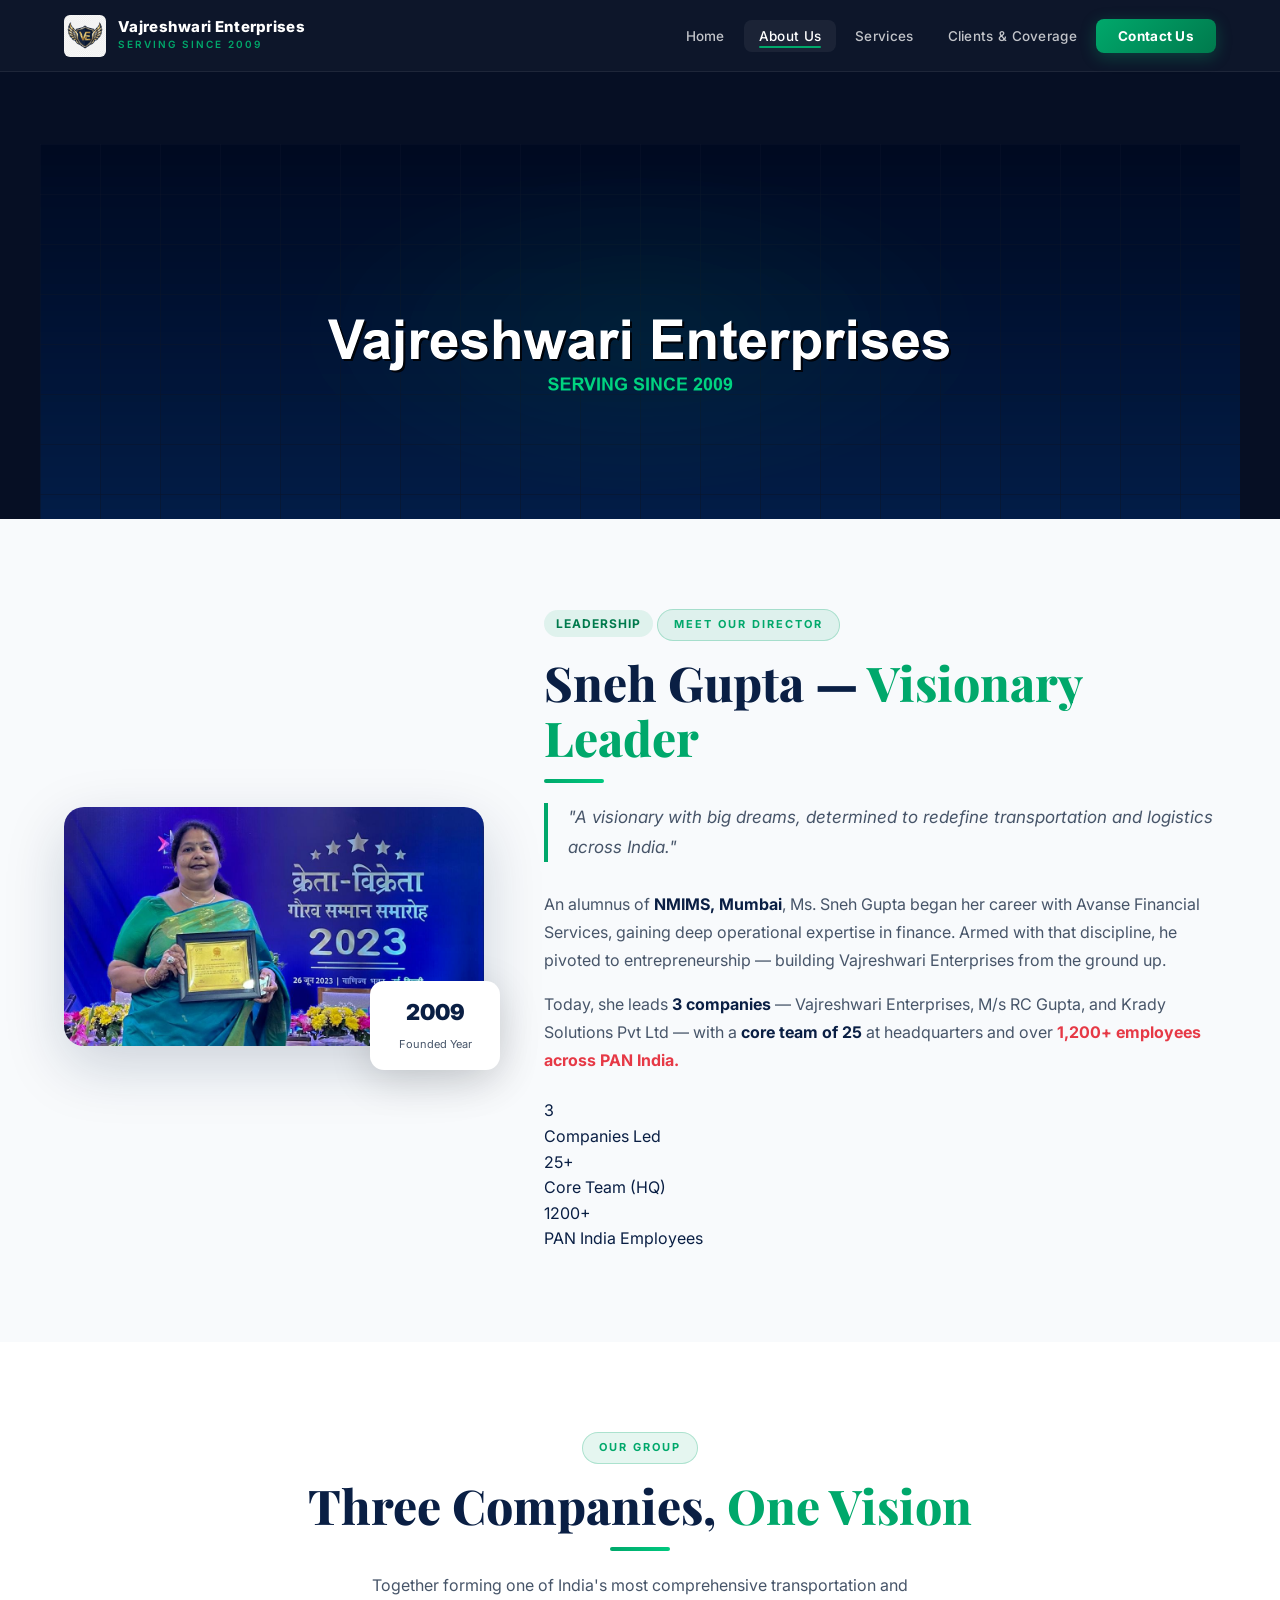
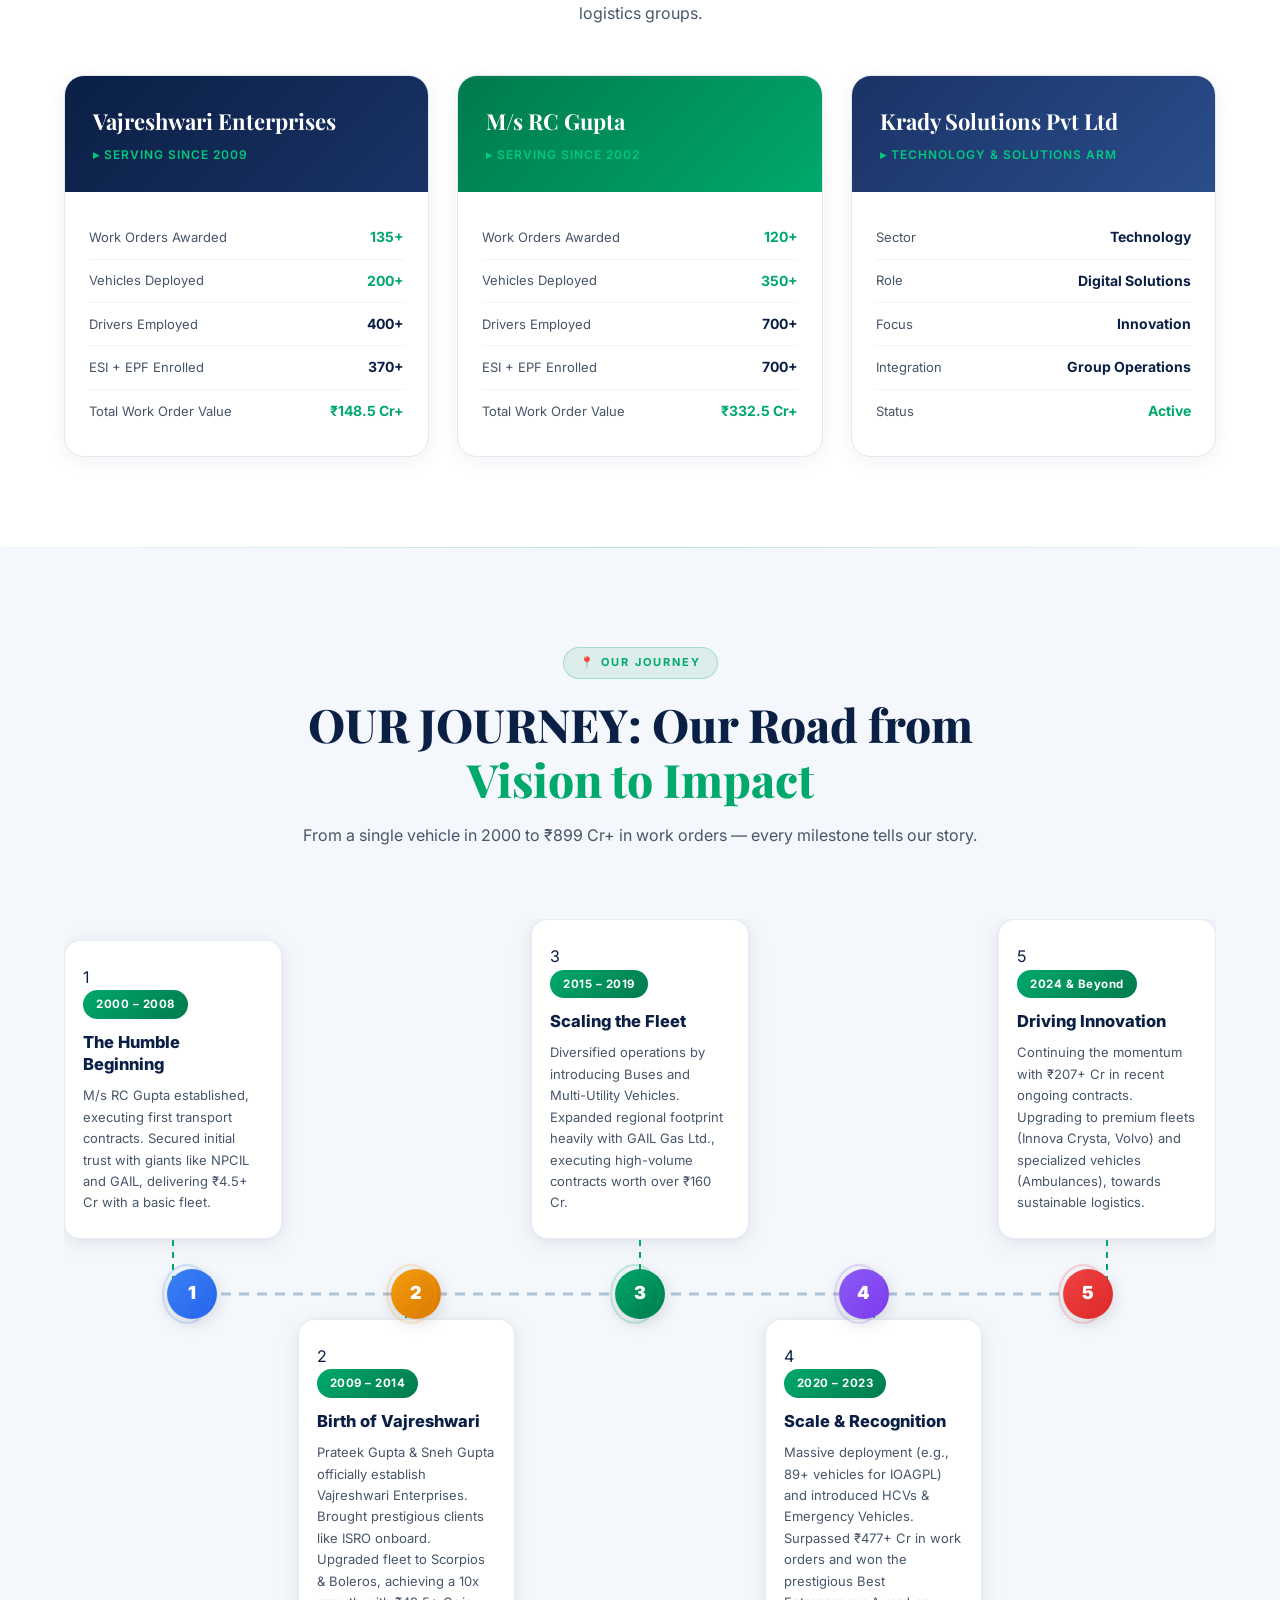
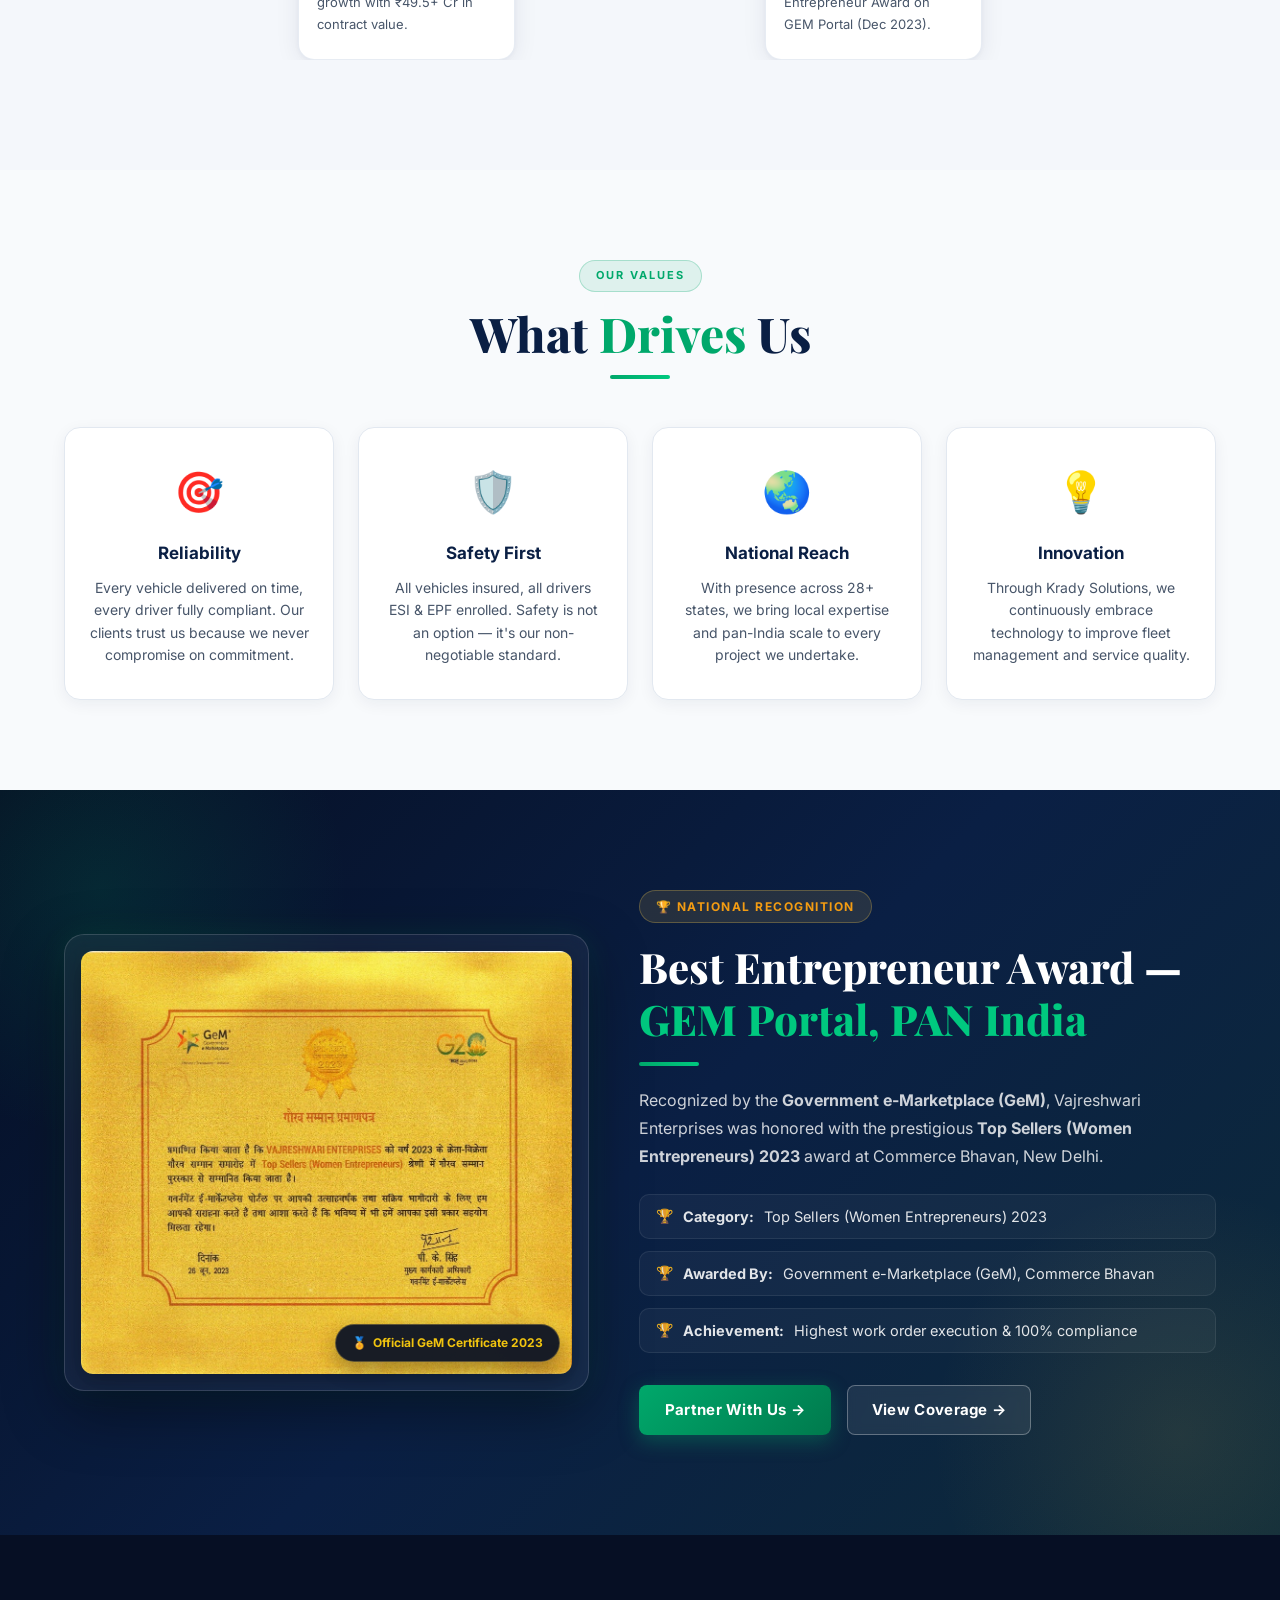
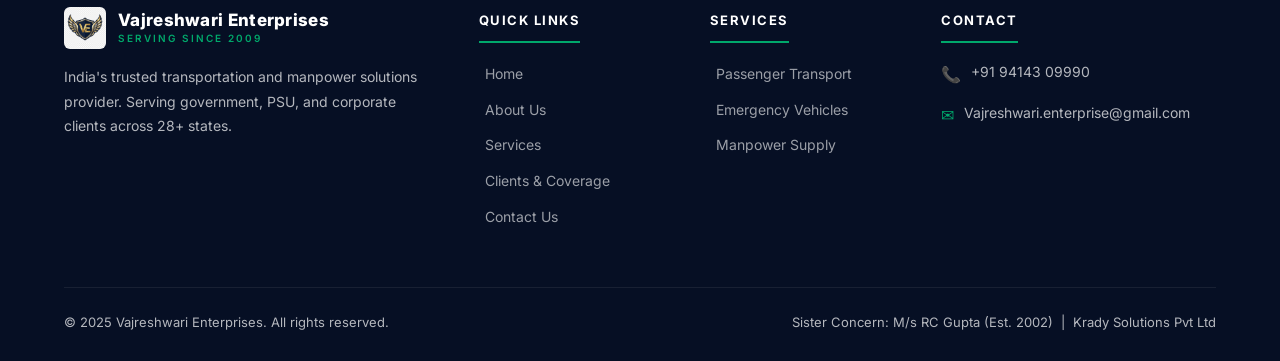
<file: about.html>
<!DOCTYPE html>
<html lang="en">
<head>
<meta charset="UTF-8"/>
<meta name="viewport" content="width=device-width,initial-scale=1.0"/>
<meta name="color-scheme" content="light"/>
<meta name="supported-color-schemes" content="light"/>
<title>About Us | Vajreshwari Enterprises</title>
<meta name="description" content="Learn about Vajreshwari Enterprises — founded in 2009, led by Sneh Gupta, with a combined ₹481 Cr+ work order legacy and PAN India presence."/>
<link rel="stylesheet" href="styles.css"/>
<link rel="stylesheet" href="animations.css"/>
<style>
.about-hero{background:#060f24 !important;padding:72px 0 0 0 !important;position:relative;overflow:hidden;text-align:center;width:100%;}
.about-hero-bg{position:relative;width:100%;display:flex;justify-content:center;}
.about-hero-img{width:100%;max-width:1200px;height:auto !important;object-fit:contain !important;display:block;margin:0 auto;}

/* FOUNDER */
.founder-section{padding:90px 5%;background:#f8fafc;}
.founder-grid{display:grid;grid-template-columns:1fr 1.6fr;gap:60px;align-items:center;max-width:1200px;margin:0 auto;}
.founder-img-wrap{position:relative;}
.founder-img-wrap img{width:100%;border-radius:20px;box-shadow:0 20px 60px rgba(10,31,68,0.18);}
.founder-badge{position:absolute;bottom:-16px;right:-16px;background:white;border-radius:14px;padding:14px 20px;box-shadow:0 10px 40px rgba(0,0,0,0.15);text-align:center;min-width:130px;}
.founder-badge strong{display:block;font-size:22px;font-weight:900;color:#0a1f44;}
.founder-badge span{font-size:11px;color:#475569;}
.founder-content blockquote{font-size:17px;color:#475569;line-height:1.75;border-left:4px solid #00a86b;padding-left:20px;margin:20px 0 28px;font-style:italic;}
.bio-tag{display:inline-block;background:rgba(0,168,107,0.1);color:#007a4d;font-size:12px;font-weight:700;letter-spacing:1px;text-transform:uppercase;padding:4px 12px;border-radius:50px;margin-bottom:8px;}

/* COMPANIES */
.companies-section{padding:90px 5%;}
.companies-grid{display:grid;grid-template-columns:1fr 1fr 1fr;gap:28px;margin-top:10px;}
.company-card{border-radius:20px;overflow:hidden;border:1px solid #e2e8f0;transition:all 0.3s;background:white;box-shadow:0 4px 20px rgba(10,31,68,0.06);}
.company-card:hover{transform:translateY(-6px);box-shadow:0 20px 60px rgba(10,31,68,0.14);border-color:rgba(0,168,107,0.3);}
.company-card-header{background:linear-gradient(135deg,#0a1f44,#1a3366);padding:28px;color:white;}
.company-card-header h3{font-family:'Playfair Display',serif;font-size:22px;font-weight:700;margin-bottom:6px;}
.company-card-header .since{font-size:12px;color:#00c97f;font-weight:600;letter-spacing:1px;text-transform:uppercase;}
.company-card-body{padding:24px;}
.company-metric{display:flex;justify-content:space-between;align-items:center;padding:10px 0;border-bottom:1px solid #f1f5f9;}
.company-metric:last-child{border-bottom:none;}
.company-metric .label{font-size:13px;color:#475569;}
.company-metric .value{font-size:14px;font-weight:700;color:#0a1f44;}
.company-metric .value.green{color:#00a86b;}

/* ===== 5-BOX OUR JOURNEY TIMELINE ===== */
.journey-section {
  padding: 100px 5% 110px;
  background: #f4f7fb;
  position: relative;
  overflow: hidden;
}
.journey-section::before {
  content: '';
  position: absolute;
  top: 0; left: 0; right: 0;
  height: 1px;
  background: linear-gradient(90deg, transparent, rgba(0,168,107,0.25), transparent);
}
.journey-header {
  text-align: center;
  max-width: 800px;
  margin: 0 auto 70px;
}
.journey-header .journey-tag {
  display: inline-flex;
  align-items: center;
  gap: 8px;
  background: rgba(0,168,107,0.1);
  border: 1px solid rgba(0,168,107,0.25);
  color: #00a86b;
  font-size: 11px;
  font-weight: 700;
  letter-spacing: 2px;
  text-transform: uppercase;
  padding: 6px 16px;
  border-radius: 50px;
  margin-bottom: 18px;
}
.journey-header h2 {
  font-family: 'Playfair Display', serif;
  font-size: clamp(28px, 4vw, 46px);
  font-weight: 800;
  color: #0a1f44;
  line-height: 1.2;
  margin-bottom: 14px;
}
.journey-header h2 span {
  color: #00a86b;
}
.journey-header p {
  font-size: 16px;
  color: #475569;
  line-height: 1.75;
  max-width: 700px;
  margin: 0 auto;
}

/* Timeline container */
.journey-timeline {
  position: relative;
  max-width: 1200px;
  margin: 0 auto;
  width: 100%;
  overflow: hidden;
}

/* The 5-column grid for cards + circles */
.journey-grid {
  display: grid;
  grid-template-columns: repeat(5, 1fr);
  grid-template-rows: auto 80px auto;
  gap: 0 16px;
  position: relative;
  align-items: end;
  width: 100%;
  box-sizing: border-box;
}

/* Top row cards: columns 1, 3, 5 */
.journey-card {
  background: #ffffff;
  border-radius: 16px;
  padding: 24px 18px;
  box-shadow: 0 4px 24px rgba(10,31,68,0.08), 0 1px 4px rgba(10,31,68,0.04);
  border: 1px solid rgba(226,232,240,0.8);
  position: relative;
  transition: all 0.35s cubic-bezier(0.4,0,0.2,1);
  overflow-wrap: break-word;
  word-break: break-word;
  hyphens: auto;
  min-height: auto;
  box-sizing: border-box;
}
.journey-card:hover {
  transform: translateY(-5px);
  box-shadow: 0 12px 40px rgba(10,31,68,0.14), 0 2px 8px rgba(0,168,107,0.1);
  border-color: rgba(0,168,107,0.3);
}

/* Card position classes */
.jc-top-1 { grid-column: 1; grid-row: 1; align-self: end; }
.jc-top-3 { grid-column: 3; grid-row: 1; align-self: end; }
.jc-top-5 { grid-column: 5; grid-row: 1; align-self: end; }
.jc-bottom-2 { grid-column: 2; grid-row: 3; align-self: start; }
.jc-bottom-4 { grid-column: 4; grid-row: 3; align-self: start; }

/* Card connector lines (vertical dashed) */
.jc-top-1::after, .jc-top-3::after, .jc-top-5::after {
  content: '';
  position: absolute;
  bottom: -42px;
  left: 50%;
  transform: translateX(-50%);
  width: 2px;
  height: 40px;
  background: repeating-linear-gradient(
    to bottom,
    #00a86b 0px, #00a86b 6px,
    transparent 6px, transparent 12px
  );
  z-index: 1;
}
.jc-bottom-2::before, .jc-bottom-4::before {
  content: '';
  position: absolute;
  top: -42px;
  left: 50%;
  transform: translateX(-50%);
  width: 2px;
  height: 40px;
  background: repeating-linear-gradient(
    to bottom,
    #00a86b 0px, #00a86b 6px,
    transparent 6px, transparent 12px
  );
  z-index: 1;
}

/* Card date badge */
.journey-card .jc-date {
  display: inline-block;
  background: linear-gradient(135deg, #00a86b, #007a4d);
  color: white;
  font-size: 11.5px;
  font-weight: 700;
  padding: 5px 13px;
  border-radius: 50px;
  margin-bottom: 12px;
  letter-spacing: 0.5px;
}
.journey-card .jc-title {
  font-size: 16.5px;
  font-weight: 800;
  color: #0a1f44;
  margin-bottom: 10px;
  line-height: 1.35;
  overflow-wrap: break-word;
  word-break: break-word;
}
.journey-card .jc-desc {
  font-size: 13px;
  color: #475569;
  line-height: 1.65;
  margin: 0;
  overflow-wrap: break-word;
  word-break: break-word;
}

/* New badge */
.jc-new-badge {
  position: absolute;
  top: -10px;
  right: 16px;
  background: linear-gradient(135deg, #e63946, #c1121f);
  color: white;
  font-size: 10px;
  font-weight: 800;
  letter-spacing: 1.5px;
  text-transform: uppercase;
  padding: 4px 12px;
  border-radius: 50px;
  box-shadow: 0 4px 12px rgba(230,57,70,0.35);
  animation: pulse-badge 2s ease-in-out infinite;
}
@keyframes pulse-badge {
  0%, 100% { transform: scale(1); }
  50% { transform: scale(1.08); }
}

/* Middle row: circles & connecting line */
.journey-circles-row {
  grid-column: 1 / -1;
  grid-row: 2;
  display: flex;
  align-items: center;
  justify-content: space-between;
  position: relative;
  padding: 0 calc(10% - 12px);
}

/* Dashed connecting line behind circles */
.journey-circles-row::before {
  content: '';
  position: absolute;
  top: 50%;
  left: calc(10% - 12px);
  right: calc(10% - 12px);
  height: 3px;
  transform: translateY(-50%);
  background: repeating-linear-gradient(
    90deg,
    #b0c4d8 0px, #b0c4d8 10px,
    transparent 10px, transparent 18px
  );
  border-radius: 2px;
  z-index: 0;
}

/* SVG curved path overlay */
.journey-path-svg {
  position: absolute;
  top: 50%;
  left: calc(10% - 12px);
  right: calc(10% - 12px);
  height: 60px;
  transform: translateY(-50%);
  z-index: 0;
  pointer-events: none;
}
.journey-path-svg path {
  fill: none;
  stroke: #c0d0e0;
  stroke-width: 2.5;
  stroke-dasharray: 10 8;
  stroke-linecap: round;
}

/* Circle nodes */
.journey-circle {
  width: 50px;
  height: 50px;
  border-radius: 50%;
  display: flex;
  align-items: center;
  justify-content: center;
  font-size: 18px;
  font-weight: 900;
  color: white;
  position: relative;
  z-index: 2;
  flex-shrink: 0;
  box-shadow: 0 4px 16px rgba(0,0,0,0.15);
  transition: all 0.35s ease;
}
.journey-circle:hover {
  transform: scale(1.15);
}
.journey-circle::after {
  content: '';
  position: absolute;
  inset: -5px;
  border-radius: 50%;
  border: 2px solid currentColor;
  opacity: 0.2;
}

/* Circle colors */
.jcircle-1 { background: linear-gradient(135deg, #3b82f6, #2563eb); }
.jcircle-1::after { border-color: #3b82f6; }
.jcircle-2 { background: linear-gradient(135deg, #f59e0b, #d97706); }
.jcircle-2::after { border-color: #f59e0b; }
.jcircle-3 { background: linear-gradient(135deg, #00a86b, #007a4d); }
.jcircle-3::after { border-color: #00a86b; }
.jcircle-4 { background: linear-gradient(135deg, #8b5cf6, #7c3aed); }
.jcircle-4::after { border-color: #8b5cf6; }
.jcircle-5 { background: linear-gradient(135deg, #ef4444, #dc2626); }
.jcircle-5::after { border-color: #ef4444; }

/* ===== JOURNEY RESPONSIVE ===== */
@media (max-width: 1100px) {
  .journey-grid {
    gap: 0 16px;
  }
  .journey-card {
    padding: 22px 18px;
  }
  .journey-card .jc-title {
    font-size: 16px;
  }
}

@media (max-width: 900px) {
  .journey-timeline {
    overflow: hidden;
    padding: 0;
    width: 100%;
  }
  .journey-grid {
    display: flex;
    flex-direction: column;
    gap: 20px;
    position: relative;
    padding-left: 20px;
    box-sizing: border-box;
    width: 100%;
    min-width: 0;
  }
  .journey-grid::before {
    content: '';
    position: absolute;
    left: 6px;
    top: 10px;
    bottom: 10px;
    width: 3px;
    background: linear-gradient(to bottom, #00a86b 0%, #007a4d 50%, #0a1f44 100%);
    border-radius: 3px;
  }
  .journey-circles-row {
    display: none;
  }
  .journey-card {
    width: 100%;
    max-width: 100%;
    margin: 0;
    box-sizing: border-box;
    border-left: 4px solid #00a86b;
    padding: 20px 18px;
    box-shadow: 0 4px 16px rgba(10,31,68,0.06);
  }
  .jc-top-1 { order: 1; }
  .jc-bottom-2 { order: 2; }
  .jc-top-3 { order: 3; }
  .jc-bottom-4 { order: 4; }
  .jc-top-5 { order: 5; }

  .jc-top-1::after, .jc-top-3::after, .jc-top-5::after,
  .jc-bottom-2::before, .jc-bottom-4::before {
    display: none;
  }

  .journey-card .jc-step-num {
    display: inline-flex;
    align-items: center;
    justify-content: center;
    width: 28px;
    height: 28px;
    border-radius: 50%;
    background: linear-gradient(135deg, #00a86b, #007a4d);
    color: white;
    font-size: 13px;
    font-weight: 800;
    margin-bottom: 10px;
  }
}



@media (max-width: 600px) {
  .journey-section {
    padding: 70px 5% 80px;
  }
  .journey-header {
    margin-bottom: 40px;
  }
  .journey-card {
    padding: 22px 20px 22px 24px;
  }
}
/* VALUES */
.values-section{padding:90px 5%;background:#f8fafc;}

.values-section{padding:90px 5%;background:#f8fafc;}
.values-grid{display:grid;grid-template-columns:repeat(4,1fr);gap:24px;}
.value-card{background:white;border-radius:16px;padding:32px 24px;text-align:center;border:1px solid #e2e8f0;transition:all 0.3s;box-shadow:0 4px 16px rgba(10,31,68,0.06);}
.value-card:hover{transform:translateY(-5px);border-color:#00a86b;box-shadow:0 16px 50px rgba(0,168,107,0.12);}
.value-icon{font-size:40px;margin-bottom:16px;}
.value-card h4{font-size:17px;font-weight:700;color:#0a1f44;margin-bottom:10px;}
.value-card p{font-size:14px;color:#475569;line-height:1.6;}

/* ===== AWARD SECTION (Split Grid & Dark Luxury Theme) ===== */
.award-section {
  padding: 100px 5%;
  background: linear-gradient(135deg, #060f24 0%, #0a1f44 50%, #0d2b3a 100%);
  position: relative;
  overflow: hidden;
  color: white;
}
.award-section::before {
  content: '';
  position: absolute;
  top: -150px; left: -150px;
  width: 500px; height: 500px;
  background: radial-gradient(circle, rgba(0,168,107,0.15), transparent 70%);
  border-radius: 50%;
  pointer-events: none;
}
.award-section::after {
  content: '';
  position: absolute;
  bottom: -150px; right: -150px;
  width: 500px; height: 500px;
  background: radial-gradient(circle, rgba(201,168,76,0.12), transparent 70%);
  border-radius: 50%;
  pointer-events: none;
}
.award-grid {
  max-width: 1200px;
  margin: 0 auto;
  display: grid;
  grid-template-columns: 1fr 1.1fr;
  gap: 50px;
  align-items: center;
  position: relative;
  z-index: 2;
}
.award-cert-wrap {
  position: relative;
}
.award-cert-card {
  background: rgba(255,255,255,0.05);
  border: 1px solid rgba(255,255,255,0.15);
  border-radius: 20px;
  padding: 16px;
  box-shadow: 0 20px 60px rgba(0,0,0,0.4), 0 0 30px rgba(0,168,107,0.15);
  backdrop-filter: blur(10px);
  position: relative;
  transition: transform 0.4s ease, box-shadow 0.4s ease;
}
.award-cert-card:hover {
  transform: translateY(-6px);
  box-shadow: 0 30px 80px rgba(0,0,0,0.5), 0 0 40px rgba(0,201,127,0.25);
}
.award-cert-img {
  width: 100%;
  height: auto;
  display: block;
  border-radius: 12px;
  box-shadow: 0 8px 24px rgba(0,0,0,0.3);
}
.award-cert-badge {
  position: absolute;
  bottom: 28px; right: 28px;
  background: rgba(6,15,36,0.92);
  border: 1px solid rgba(201,168,76,0.4);
  color: #f1c40f;
  font-size: 12px;
  font-weight: 700;
  padding: 8px 16px;
  border-radius: 50px;
  box-shadow: 0 8px 20px rgba(0,0,0,0.3);
  backdrop-filter: blur(8px);
  display: flex; align-items: center; gap: 6px;
}
.award-badge-tag {
  display: inline-flex;
  align-items: center;
  gap: 8px;
  background: rgba(201,168,76,0.15);
  border: 1px solid rgba(201,168,76,0.35);
  color: #f39c12;
  font-size: 12px;
  font-weight: 700;
  letter-spacing: 1.5px;
  text-transform: uppercase;
  padding: 6px 16px;
  border-radius: 50px;
  margin-bottom: 18px;
}
.award-title {
  font-family: 'Playfair Display', serif;
  font-size: clamp(26px, 3.5vw, 42px);
  font-weight: 800;
  color: white;
  line-height: 1.25;
  margin-bottom: 16px;
}
.award-title span {
  color: #00c97f;
}
.award-desc {
  font-size: 16px;
  color: rgba(255,255,255,0.80);
  line-height: 1.75;
  margin-bottom: 24px;
}
.award-highlights {
  list-style: none;
  padding: 0;
  margin: 0 0 32px 0;
  display: flex;
  flex-direction: column;
  gap: 12px;
}
.award-highlights li {
  font-size: 14.5px;
  color: rgba(255,255,255,0.88);
  display: flex;
  align-items: flex-start;
  gap: 10px;
  background: rgba(255,255,255,0.04);
  border: 1px solid rgba(255,255,255,0.08);
  padding: 10px 16px;
  border-radius: 10px;
}
.award-highlights li::before {
  content: '🏆';
  font-size: 14px;
  flex-shrink: 0;
}
.award-cta-wrap {
  display: flex;
  gap: 16px;
  flex-wrap: wrap;
}
.btn-emerald {
  background: linear-gradient(135deg, #00a86b, #007a4d);
  color: white;
  font-weight: 700;
  padding: 12px 26px;
  border-radius: 8px;
  text-decoration: none;
  transition: all 0.3s;
  box-shadow: 0 6px 20px rgba(0,168,107,0.35);
}
.btn-emerald:hover {
  transform: translateY(-2px);
  box-shadow: 0 10px 28px rgba(0,168,107,0.5);
}
.btn-outline-glass {
  background: rgba(255,255,255,0.08);
  border: 1.5px solid rgba(255,255,255,0.3);
  color: white;
  font-weight: 700;
  padding: 12px 24px;
  border-radius: 8px;
  text-decoration: none;
  transition: all 0.3s;
  backdrop-filter: blur(6px);
}
.btn-outline-glass:hover {
  background: rgba(255,255,255,0.18);
  border-color: rgba(255,255,255,0.7);
  transform: translateY(-2px);
}
@media (max-width: 900px) {
  .award-grid {
    grid-template-columns: 1fr;
    gap: 36px;
  }
}



/* ===== RESPONSIVE ===== */
@media(max-width:1024px){
  .founder-grid{grid-template-columns:1fr;max-width:600px;}
  .companies-grid{grid-template-columns:1fr;max-width:600px;margin:0 auto;}
  .values-grid{grid-template-columns:1fr 1fr;}
  /* Road: hide SVG, show stacked */
  .journey-road-wrap{display:none;}
  .journey-mobile{display:flex;}
}
@media(max-width:900px){
  .founder-grid,.companies-grid{grid-template-columns:1fr;}
  .values-grid{grid-template-columns:1fr 1fr;}
}
@media(max-width:600px){
  .values-grid{grid-template-columns:1fr;}
  .founder-badge{right:0;bottom:-20px;}
  .about-hero{padding:100px 5% 60px;}
  .about-hero h1{font-size:clamp(28px,8vw,42px);}
  .companies-grid{grid-template-columns:1fr;}
  .award-section{padding:60px 5%;}
}
</style>
</head>
<body>
<div id="scroll-progress"></div><button id="back-top" onclick="window.scrollTo({top:0,behavior:'smooth'})" title="Back to Top">&#8679;</button>
<div class="page-wrapper">
<nav id="navbar">
  <a href="index.html" class="nav-logo">
    <img src="images/ve_logo.png" alt="VE Logo" style="height:42px;width:42px;object-fit:contain;border-radius:6px;"/>
    <div class="logo-text">
      <span class="logo-name">Vajreshwari Enterprises</span>
      <span class="logo-sub">Serving Since 2009</span>
    </div>
  </a>
  <ul class="nav-links">
    <li><a href="index.html">Home</a></li>
    <li><a href="about.html" class="active">About Us</a></li>
    <li><a href="services.html">Services</a></li>
    <li><a href="clients.html">Clients &amp; Coverage</a></li>
    <li><a href="contact.html" class="nav-cta">Contact Us</a></li>
  </ul>
  <div class="hamburger" onclick="this.closest('nav').classList.toggle('open')"><span></span><span></span><span></span></div>
</nav>

<!-- HERO -->
<section class="about-hero">
  <div class="about-hero-bg">
    <img src="images/about_hero_simple.png" alt="Vajreshwari Enterprises - Serving Since 2009" class="about-hero-img"/>
  </div>
</section>

<!-- FOUNDER -->
<section class="founder-section">
  <div class="founder-grid">
    <div class="founder-img-wrap">
      <img src="images/director_award.jpg" alt="Sneh Gupta — Director, Vajreshwari Enterprises — Best Entrepreneur Award 2023" style="object-fit:cover;object-position:center top;max-height:460px;border-radius:20px;"/>
      <div class="founder-badge">
        <strong>2009</strong>
        <span>Founded Year</span>
      </div>
    </div>
    <div class="founder-content">
      <div class="bio-tag">Leadership</div>
      <div class="section-tag">Meet Our Director</div>
      <h2 class="section-title">Sneh Gupta — <span>Visionary Leader</span></h2>
      <div class="divider"></div>
      <blockquote>"A visionary with big dreams, determined to redefine transportation and logistics across India."</blockquote>
      <p style="color:#475569;line-height:1.75;margin-bottom:16px;">An alumnus of <strong style="color:#0a1f44;">NMIMS, Mumbai</strong>, Ms. Sneh Gupta began her career with Avanse Financial Services, gaining deep operational expertise in finance. Armed with that discipline, he pivoted to entrepreneurship — building Vajreshwari Enterprises from the ground up.</p>
      <p style="color:#475569;line-height:1.75;margin-bottom:24px;">Today, she leads <strong style="color:#0a1f44;">3 companies</strong> — Vajreshwari Enterprises, M/s RC Gupta, and Krady Solutions Pvt Ltd — with a <strong style="color:#0a1f44;">core team of 25</strong> at headquarters and over <strong style="color:#e63946;">1,200+ employees across PAN India.</strong></p>
      <div class="stats-row">
        <div class="stat-card"><div class="stat-number">3</div><div class="stat-label">Companies Led</div></div>
        <div class="stat-card"><div class="stat-number">25<span>+</span></div><div class="stat-label">Core Team (HQ)</div></div>
        <div class="stat-card"><div class="stat-number">1200<span>+</span></div><div class="stat-label">PAN India Employees</div></div>
      </div>
    </div>
  </div>
</section>

<!-- COMPANIES -->
<section class="companies-section">
  <div class="section-header center">
    <div class="section-tag">Our Group</div>
    <h2 class="section-title">Three Companies, <span>One Vision</span></h2>
    <div class="divider center"></div>
    <p class="section-subtitle">Together forming one of India's most comprehensive transportation and logistics groups.</p>
  </div>
  <div class="companies-grid">
    <div class="company-card">
      <div class="company-card-header">
        <h3>Vajreshwari Enterprises</h3>
        <div class="since">▸ Serving Since 2009</div>
      </div>
      <div class="company-card-body">
        <div class="company-metric"><span class="label">Work Orders Awarded</span><span class="value green">135+</span></div>
        <div class="company-metric"><span class="label">Vehicles Deployed</span><span class="value green">200+</span></div>
        <div class="company-metric"><span class="label">Drivers Employed</span><span class="value">400+</span></div>
        <div class="company-metric"><span class="label">ESI + EPF Enrolled</span><span class="value">370+</span></div>
        <div class="company-metric"><span class="label">Total Work Order Value</span><span class="value green">₹148.5 Cr+</span></div>
      </div>
    </div>
    <div class="company-card">
      <div class="company-card-header" style="background:linear-gradient(135deg,#007a4d,#00a86b);">
        <h3>M/s RC Gupta</h3>
        <div class="since">▸ Serving Since 2002</div>
      </div>
      <div class="company-card-body">
        <div class="company-metric"><span class="label">Work Orders Awarded</span><span class="value green">120+</span></div>
        <div class="company-metric"><span class="label">Vehicles Deployed</span><span class="value green">350+</span></div>
        <div class="company-metric"><span class="label">Drivers Employed</span><span class="value">700+</span></div>
        <div class="company-metric"><span class="label">ESI + EPF Enrolled</span><span class="value">700+</span></div>
        <div class="company-metric"><span class="label">Total Work Order Value</span><span class="value green">₹332.5 Cr+</span></div>
      </div>
    </div>
    <div class="company-card">
      <div class="company-card-header" style="background:linear-gradient(135deg,#1a3366,#2a4d8c);">
        <h3>Krady Solutions Pvt Ltd</h3>
        <div class="since">▸ Technology &amp; Solutions Arm</div>
      </div>
      <div class="company-card-body">
        <div class="company-metric"><span class="label">Sector</span><span class="value">Technology</span></div>
        <div class="company-metric"><span class="label">Role</span><span class="value">Digital Solutions</span></div>
        <div class="company-metric"><span class="label">Focus</span><span class="value">Innovation</span></div>
        <div class="company-metric"><span class="label">Integration</span><span class="value">Group Operations</span></div>
        <div class="company-metric"><span class="label">Status</span><span class="value green">Active</span></div>
      </div>
    </div>
  </div>
</section>

<!-- OUR JOURNEY -->
<section class="journey-section" id="our-journey">
  <div class="journey-header">
    <div class="journey-tag">📍 Our Journey</div>
    <h2>OUR JOURNEY: Our Road from <span>Vision to Impact</span></h2>
    <p>From a single vehicle in 2000 to ₹899 Cr+ in work orders — every milestone tells our story.</p>
  </div>
  <div class="journey-timeline">
    <div class="journey-grid">

      <!-- TOP CARD 1 -->
      <div class="journey-card jc-top-1 reveal">
        <div class="jc-step-num">1</div>
        <div class="jc-date">2000 – 2008</div>
        <h3 class="jc-title">The Humble Beginning</h3>
        <p class="jc-desc">M/s RC Gupta established, executing first transport contracts. Secured initial trust with giants like NPCIL and GAIL, delivering ₹4.5+ Cr with a basic fleet.</p>
      </div>

      <!-- TOP CARD 3 -->
      <div class="journey-card jc-top-3 reveal">
        <div class="jc-step-num">3</div>
        <div class="jc-date">2015 – 2019</div>
        <h3 class="jc-title">Scaling the Fleet</h3>
        <p class="jc-desc">Diversified operations by introducing Buses and Multi-Utility Vehicles. Expanded regional footprint heavily with GAIL Gas Ltd., executing high-volume contracts worth over ₹160 Cr.</p>
      </div>

      <!-- TOP CARD 5 -->
      <div class="journey-card jc-top-5 reveal">
        <div class="jc-step-num">5</div>
        <div class="jc-date">2024 &amp; Beyond</div>
        <h3 class="jc-title">Driving Innovation</h3>
        <p class="jc-desc">Continuing the momentum with ₹207+ Cr in recent ongoing contracts. Upgrading to premium fleets (Innova Crysta, Volvo) and specialized vehicles (Ambulances), towards sustainable logistics.</p>
      </div>

      <!-- CIRCLES ROW -->
      <div class="journey-circles-row">
        <div class="journey-circle jcircle-1">1</div>
        <div class="journey-circle jcircle-2">2</div>
        <div class="journey-circle jcircle-3">3</div>
        <div class="journey-circle jcircle-4">4</div>
        <div class="journey-circle jcircle-5">5</div>
      </div>

      <!-- BOTTOM CARD 2 -->
      <div class="journey-card jc-bottom-2 reveal">
        <div class="jc-step-num">2</div>
        <div class="jc-date">2009 – 2014</div>
        <h3 class="jc-title">Birth of Vajreshwari</h3>
        <p class="jc-desc">Prateek Gupta &amp; Sneh Gupta officially establish Vajreshwari Enterprises. Brought prestigious clients like ISRO onboard. Upgraded fleet to Scorpios &amp; Boleros, achieving a 10x growth with ₹49.5+ Cr in contract value.</p>
      </div>

      <!-- BOTTOM CARD 4 -->
      <div class="journey-card jc-bottom-4 reveal">
        <div class="jc-step-num">4</div>
        <div class="jc-date">2020 – 2023</div>
        <h3 class="jc-title">Scale &amp; Recognition</h3>
        <p class="jc-desc">Massive deployment (e.g., 89+ vehicles for IOAGPL) and introduced HCVs &amp; Emergency Vehicles. Surpassed ₹477+ Cr in work orders and won the prestigious Best Entrepreneur Award on GEM Portal (Dec 2023).</p>
      </div>

    </div>
  </div>
</section>

<!-- VALUES -->
<section class="values-section">
  <div class="section-header center">
    <div class="section-tag">Our Values</div>
    <h2 class="section-title">What <span>Drives</span> Us</h2>
    <div class="divider center"></div>
  </div>
  <div class="values-grid">
    <div class="value-card">
      <div class="value-icon">🎯</div>
      <h4>Reliability</h4>
      <p>Every vehicle delivered on time, every driver fully compliant. Our clients trust us because we never compromise on commitment.</p>
    </div>
    <div class="value-card">
      <div class="value-icon">🛡️</div>
      <h4>Safety First</h4>
      <p>All vehicles insured, all drivers ESI & EPF enrolled. Safety is not an option — it's our non-negotiable standard.</p>
    </div>
    <div class="value-card">
      <div class="value-icon">🌏</div>
      <h4>National Reach</h4>
      <p>With presence across 28+ states, we bring local expertise and pan-India scale to every project we undertake.</p>
    </div>
    <div class="value-card">
      <div class="value-icon">💡</div>
      <h4>Innovation</h4>
      <p>Through Krady Solutions, we continuously embrace technology to improve fleet management and service quality.</p>
    </div>
  </div>
</section>

<!-- AWARD SECTION -->
<section class="award-section" id="award-section">
  <div class="award-grid">
    <div class="award-cert-wrap">
      <div class="award-cert-card">
        <img src="images/gem_award_certificate.jpg" alt="Vajreshwari Enterprises – GeM Portal Top Sellers (Women Entrepreneurs) Certificate 2023" class="award-cert-img"/>
        <div class="award-cert-badge">
          <span>🏅</span> Official GeM Certificate 2023
        </div>
      </div>
    </div>
    <div class="award-content">
      <div class="award-badge-tag">🏆 National Recognition</div>
      <h2 class="award-title">Best Entrepreneur Award — <span>GEM Portal, PAN India</span></h2>
      <div class="divider"></div>
      <p class="award-desc">Recognized by the <strong>Government e-Marketplace (GeM)</strong>, Vajreshwari Enterprises was honored with the prestigious <strong>Top Sellers (Women Entrepreneurs) 2023</strong> award at Commerce Bhavan, New Delhi.</p>
      <ul class="award-highlights">
        <li><strong>Category:</strong> Top Sellers (Women Entrepreneurs) 2023</li>
        <li><strong>Awarded By:</strong> Government e-Marketplace (GeM), Commerce Bhavan</li>
        <li><strong>Achievement:</strong> Highest work order execution &amp; 100% compliance</li>
      </ul>
      <div class="award-cta-wrap">
        <a href="contact.html" class="btn btn-emerald">Partner With Us &rarr;</a>
        <a href="clients.html" class="btn btn-outline-glass">View Coverage &rarr;</a>
      </div>
    </div>
  </div>
</section>

<footer>
  <div class="footer-grid">
    <div class="footer-brand">
      <div class="nav-logo" style="margin-bottom:16px;"><img src="images/ve_logo.png" alt="VE Logo" style="height:42px;width:42px;object-fit:contain;border-radius:6px;"/><div class="logo-text"><span class="logo-name" style="color:white;font-size:17px;">Vajreshwari Enterprises</span><span class="logo-sub">Serving Since 2009</span></div></div>
      <p>India's trusted transportation and manpower solutions provider. Serving government, PSU, and corporate clients across 28+ states.</p>
    </div>
    <div class="footer-col"><h4>Quick Links</h4><ul><li><a href="index.html">Home</a></li><li><a href="about.html">About Us</a></li><li><a href="services.html">Services</a></li><li><a href="clients.html">Clients &amp; Coverage</a></li><li><a href="contact.html">Contact Us</a></li></ul></div>
    <div class="footer-col"><h4>Services</h4><ul><li><a href="services.html">Passenger Transport</a></li><li><a href="services.html">Emergency Vehicles</a></li><li><a href="services.html">Manpower Supply</a></li></ul></div>
    <div class="footer-col"><h4>Contact</h4><div class="footer-contact-item"><span class="icon">📞</span><span>+91 94143 09990</span></div><div class="footer-contact-item"><span class="icon">✉</span><span>Vajreshwari.enterprise@gmail.com</span></div></div>
  </div>
  <div class="footer-bottom"><span>&copy; 2025 Vajreshwari Enterprises. All rights reserved.</span><span>Sister Concern: M/s RC Gupta (Est. 2002) &nbsp;|&nbsp; Krady Solutions Pvt Ltd</span></div>
</footer>
</div>
<script src="main.js"></script>
</body>
</html>
</file>
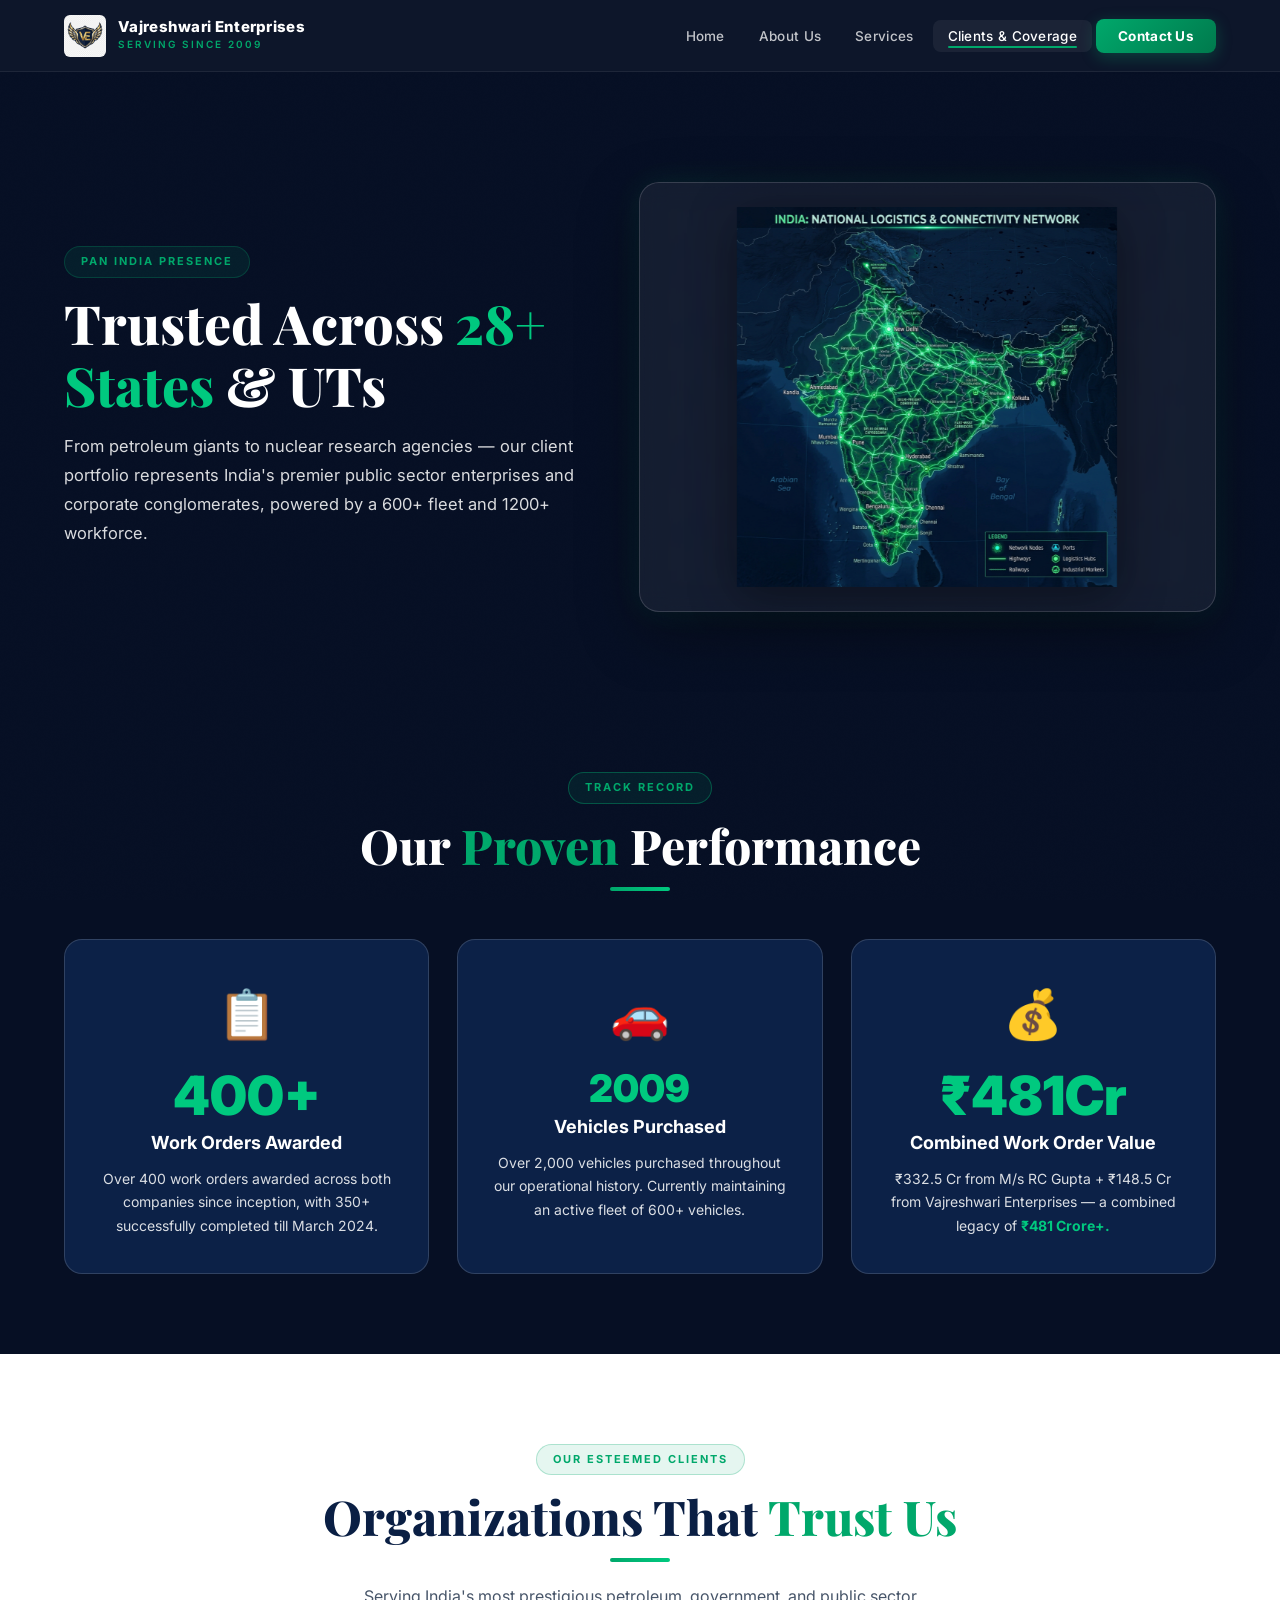
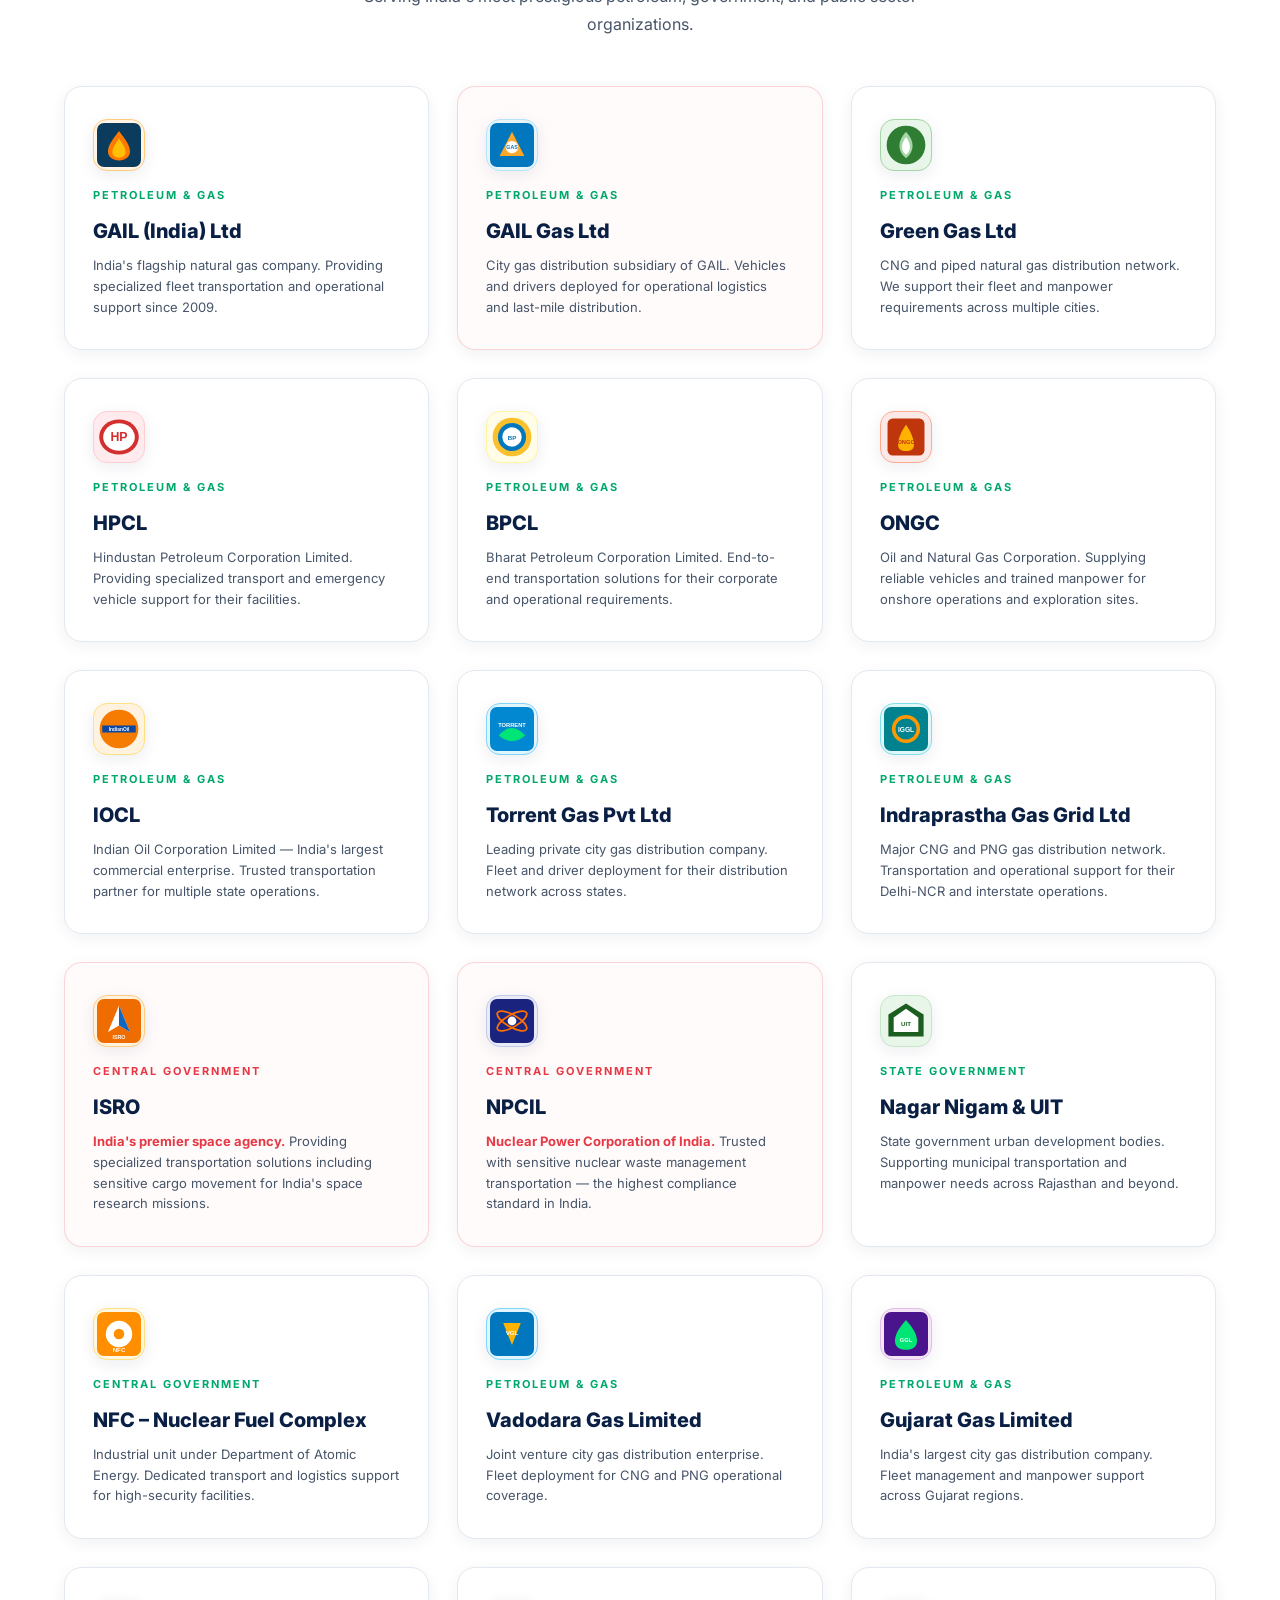
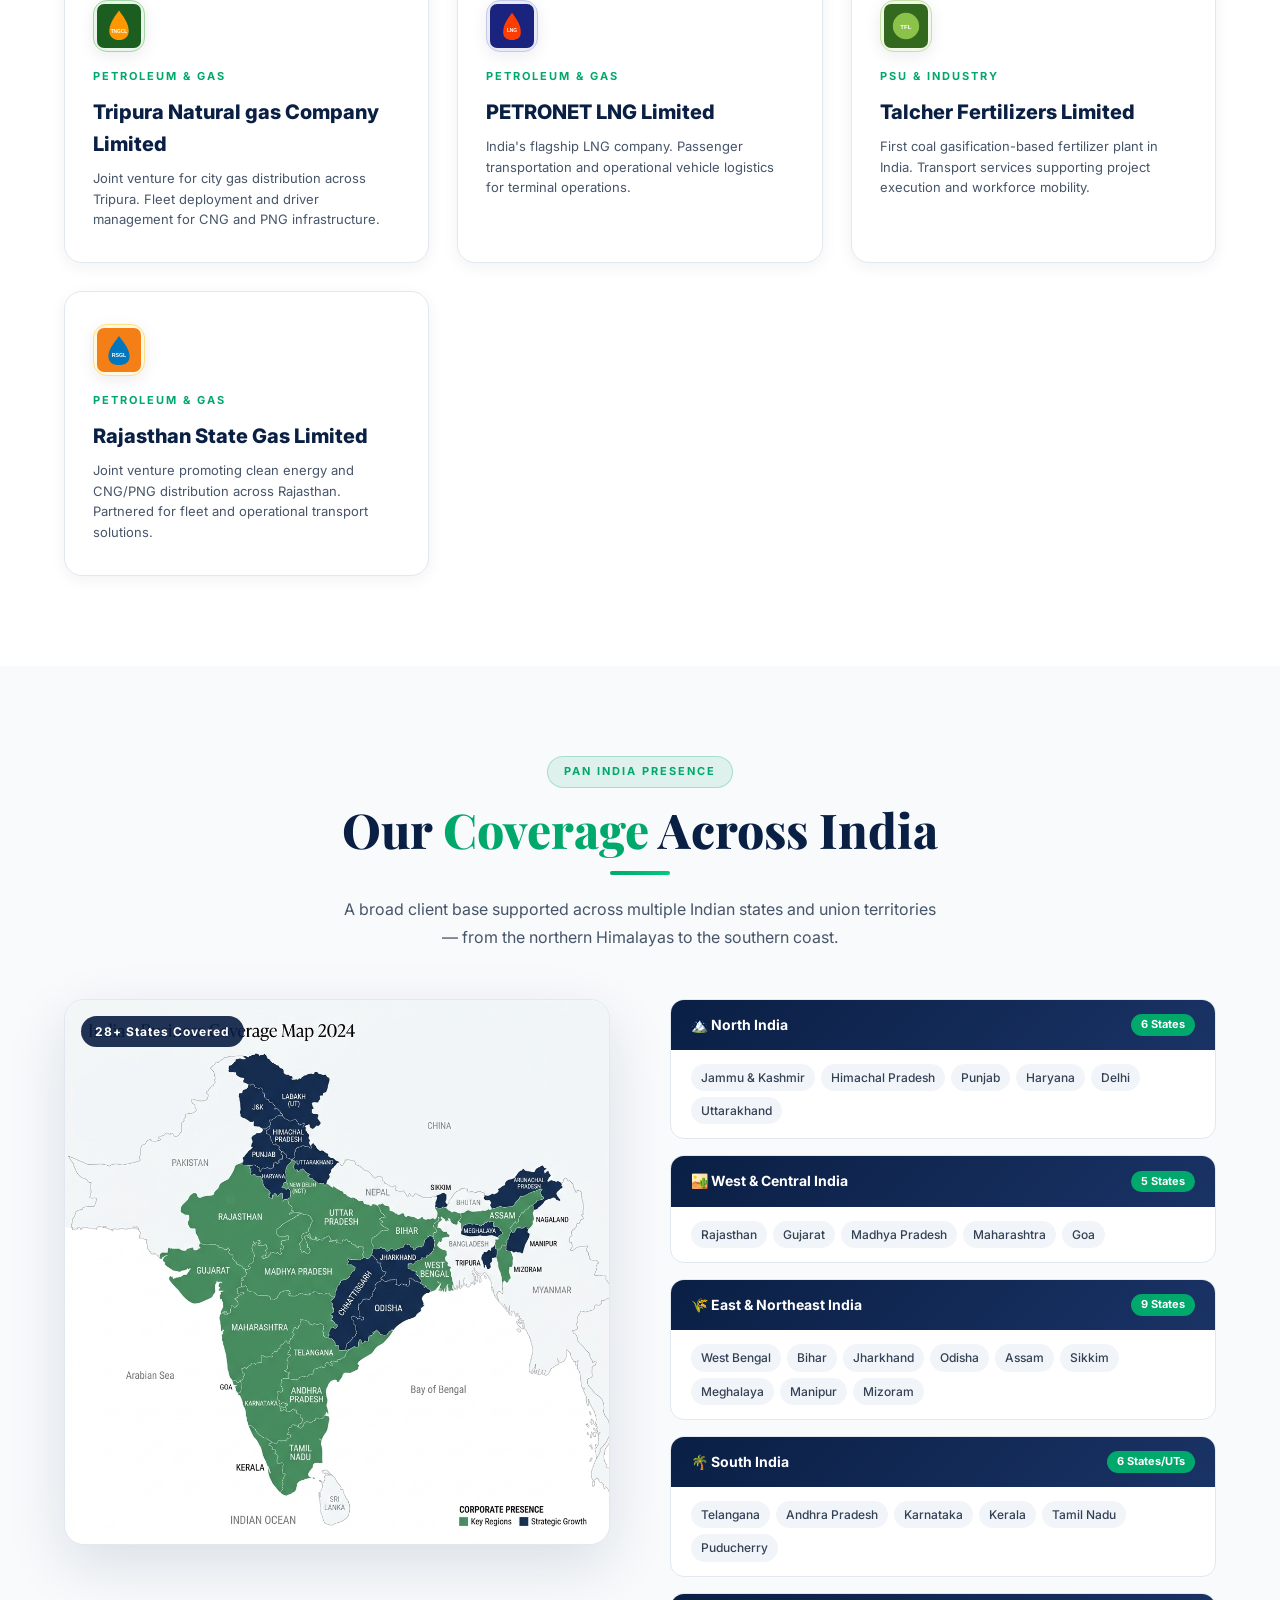
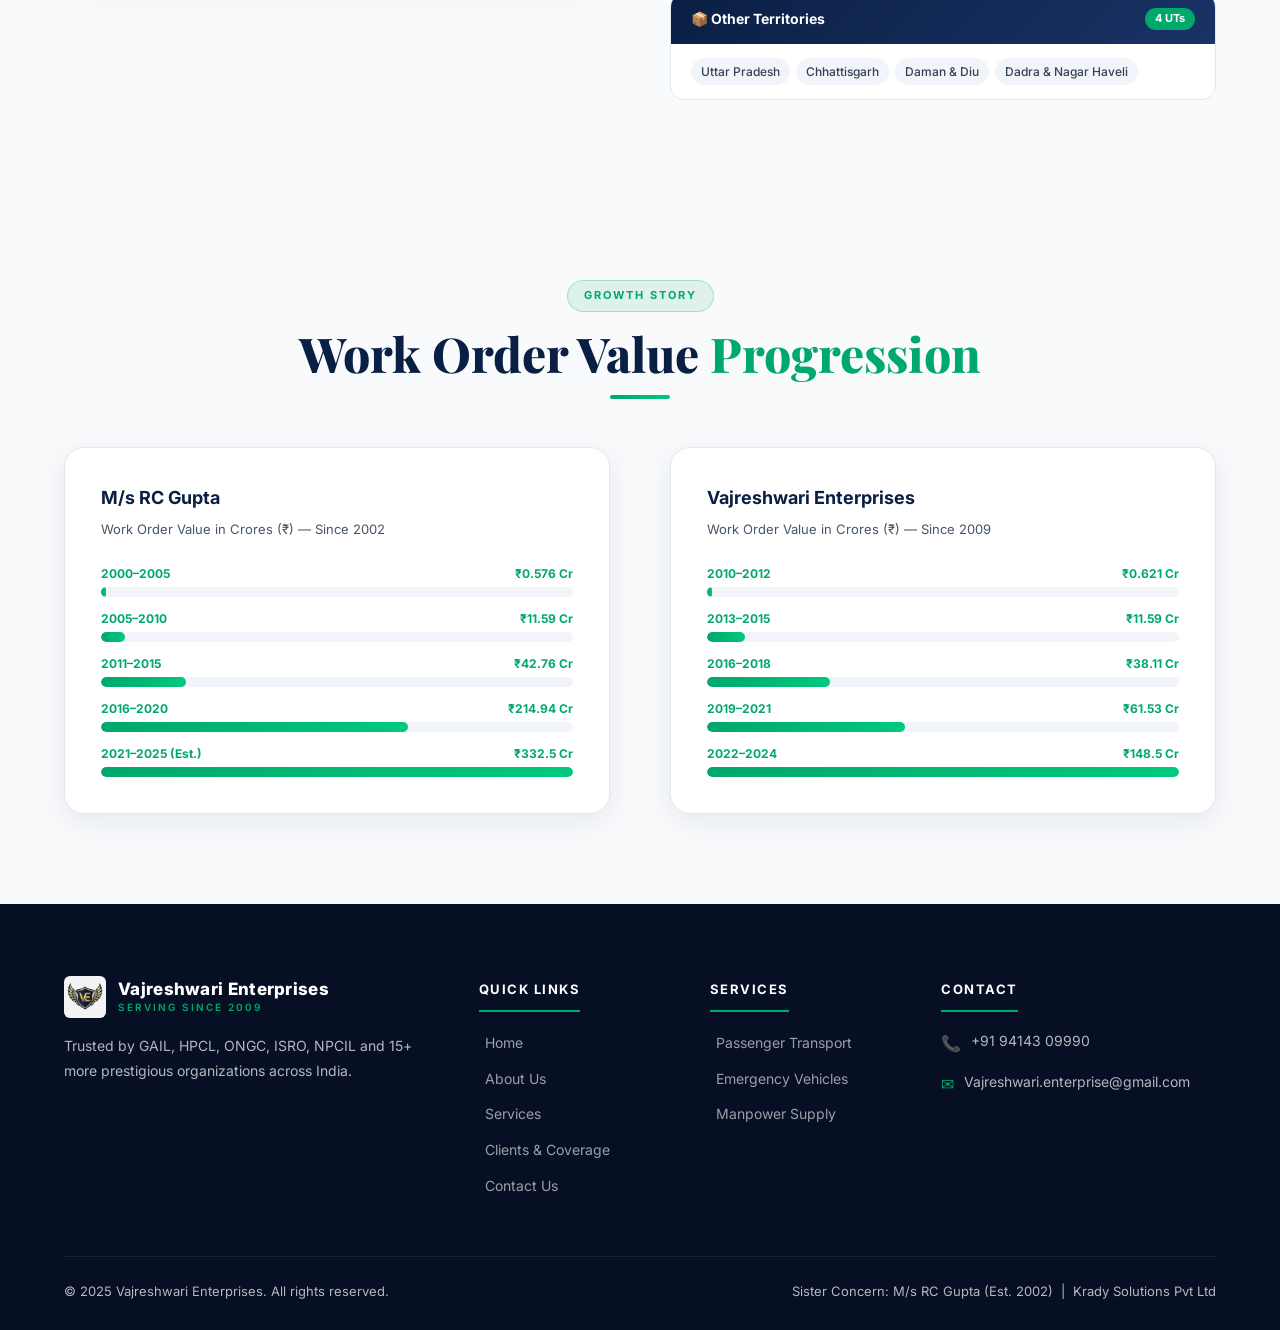
<file: clients.html>
<!DOCTYPE html>
<html lang="en">
<head>
<meta charset="UTF-8"/>
<meta name="viewport" content="width=device-width,initial-scale=1.0"/>
<meta name="color-scheme" content="light"/>
<meta name="supported-color-schemes" content="light"/>
<title>Clients & Coverage | Vajreshwari Enterprises</title>
<meta name="description" content="Vajreshwari Enterprises serves GAIL, HPCL, BPCL, ONGC, ISRO, NPCIL and more. PAN India coverage across 28+ states."/>
<link rel="stylesheet" href="styles.css"/>
<link rel="stylesheet" href="animations.css"/>
<style>
.clients-hero {
  background: linear-gradient(135deg, #060f24 0%, #0a1f44 60%, #0d2b3a 100%);
  padding: 110px 5% 80px;
  position: relative;
  overflow: hidden;
}
.clients-hero-grid {
  display: grid;
  grid-template-columns: 1fr 1.1fr;
  gap: 50px;
  align-items: center;
  max-width: 1200px;
  margin: 0 auto;
  position: relative;
  z-index: 2;
}
.clients-hero-content {
  color: white;
}
.clients-hero h1 {
  font-family: 'Playfair Display', serif;
  font-size: clamp(32px, 4.5vw, 54px);
  font-weight: 800;
  color: white;
  line-height: 1.15;
  margin-bottom: 16px;
}
.clients-hero h1 span {
  color: #00c97f;
}
.clients-hero p {
  font-size: 16.5px;
  color: rgba(255,255,255,0.78);
  line-height: 1.75;
}
.clients-hero-map-wrap {
  position: relative;
  display: flex;
  justify-content: center;
  align-items: center;
  background: rgba(255,255,255,0.06);
  border: 1px solid rgba(255,255,255,0.15);
  border-radius: 20px;
  padding: 24px;
  backdrop-filter: blur(12px);
  box-shadow: 0 20px 60px rgba(0,0,0,0.35), 0 0 30px rgba(0,168,107,0.15);
}
.clients-map-img {
  width: 100%;
  max-height: 380px;
  object-fit: contain;
  filter: drop-shadow(0 10px 24px rgba(0,0,0,0.4));
  image-rendering: -webkit-optimize-contrast;
  image-rendering: crisp-edges;
}
@media (max-width: 900px) {
  .clients-hero-grid {
    grid-template-columns: 1fr;
    gap: 30px;
  }
}

/* CLIENT CATEGORIES */
.client-cats{padding:90px 5%;}
.cat-tabs{display:flex;gap:12px;margin-bottom:40px;flex-wrap:wrap;}
.cat-tab{padding:10px 22px;border-radius:50px;border:2px solid #e2e8f0;font-size:14px;font-weight:600;color:#475569;cursor:pointer;transition:all 0.3s;background:white;}
.cat-tab.active,.cat-tab:hover{background:#0a1f44;color:white;border-color:#0a1f44;}
.clients-big-grid{display:grid;grid-template-columns:repeat(3,1fr);gap:28px;}
.client-card{background:white;border-radius:18px;border:1px solid #e2e8f0;padding:32px 28px;transition:all 0.3s;box-shadow:0 4px 16px rgba(10,31,68,0.06);}
.client-card:hover{transform:translateY(-6px);box-shadow:0 20px 60px rgba(10,31,68,0.14);border-color:rgba(0,168,107,0.3);}
.client-card .client-sector{font-size:11px;font-weight:700;letter-spacing:2px;text-transform:uppercase;color:#00a86b;margin-bottom:10px;}
.client-card .client-name{font-size:20px;font-weight:800;color:#0a1f44;margin-bottom:8px;}
.client-card .client-desc{font-size:13px;color:#475569;line-height:1.6;}
.client-logo-box {
  width: 52px;
  height: 52px;
  border-radius: 14px;
  display: flex;
  align-items: center;
  justify-content: center;
  margin-bottom: 16px;
  box-shadow: 0 4px 16px rgba(10,31,68,0.08);
  flex-shrink: 0;
  transition: transform 0.3s ease;
}
.client-card:hover .client-logo-box {
  transform: scale(1.08);
}

/* INDIA MAP SECTION */
.coverage-section{padding:90px 5%;background:#f8fafc;}
.coverage-layout{display:grid;grid-template-columns:1fr 1fr;gap:60px;align-items:start;}
.map-container{position:relative;background:white;border-radius:20px;overflow:hidden;box-shadow:0 20px 60px rgba(10,31,68,0.12);border:1px solid #e2e8f0;}
.map-container img{width:100%;display:block;}
.map-label{position:absolute;top:16px;left:16px;background:rgba(10,31,68,0.9);color:white;font-size:12px;font-weight:700;padding:6px 14px;border-radius:50px;letter-spacing:1px;}
.states-panel{display:flex;flex-direction:column;gap:16px;}
.state-region{background:white;border-radius:14px;border:1px solid #e2e8f0;overflow:hidden;}
.region-header{background:linear-gradient(135deg,#0a1f44,#1a3366);padding:14px 20px;display:flex;align-items:center;justify-content:space-between;}
.region-header h4{color:white;font-size:14px;font-weight:700;}
.region-header .cnt{background:#00a86b;color:white;font-size:11px;font-weight:700;padding:2px 10px;border-radius:50px;}
.region-states{padding:14px 20px;display:flex;flex-wrap:wrap;gap:6px;}
.state-tag{background:#f1f5f9;color:#334155;font-size:12px;font-weight:500;padding:4px 10px;border-radius:50px;}

/* ACHIEVEMENT STRIP */
.achievement-strip{background:linear-gradient(135deg,#060f24,#0a1f44);padding:80px 5%;}
.ach-grid{display:grid;grid-template-columns:repeat(3,1fr);gap:28px;}
.ach-card{background:#0c2147 !important;border:1px solid rgba(255,255,255,0.15) !important;border-radius:18px;padding:36px 28px;text-align:center;transition:all 0.3s;}
.ach-card:hover{background:rgba(0,168,107,0.15) !important;border-color:rgba(0,168,107,0.4) !important;}
.ach-icon{font-size:48px;margin-bottom:16px;}
.ach-card h3{color:#ffffff !important;font-size:18px;font-weight:700;margin-bottom:10px;}
.ach-card p{color:rgba(255,255,255,0.85) !important;font-size:14px;line-height:1.65;}
.ach-num,.sn-year-lbl{font-size:clamp(36px,5vw,54px);font-weight:900;color:#00c97f !important;line-height:1;margin-bottom:6px;}

/* WORK ORDER CHART */
.chart-section{padding:90px 5%;background:#f8fafc;}
.chart-layout{display:grid;grid-template-columns:1fr 1fr;gap:60px;}
.chart-wrap{background:white;border-radius:20px;padding:36px;box-shadow:0 8px 30px rgba(10,31,68,0.08);border:1px solid #e2e8f0;}
.chart-wrap h3{font-size:18px;font-weight:700;color:#0a1f44;margin-bottom:6px;}
.chart-wrap .sub{font-size:13px;color:#475569;margin-bottom:24px;}
.bar-chart{display:flex;flex-direction:column;gap:12px;}
.bar-row{display:flex;flex-direction:column;gap:4px;}
.bar-label{font-size:12px;font-weight:600;color:#475569;display:flex;justify-content:space-between;}
.bar-label span{color:#00a86b;font-weight:700;}
.bar-track{background:#f1f5f9;border-radius:50px;height:10px;overflow:hidden;}
.bar-fill{height:100%;border-radius:50px;background:linear-gradient(90deg,#00a86b,#00c97f);transition:width 1.5s ease;}

@media(max-width:900px){
  .clients-big-grid,.coverage-layout,.ach-grid,.chart-layout{grid-template-columns:1fr;}
}
@media(max-width:600px){
  .clients-hero { padding: 90px 4% 45px; }
  .clients-hero h1 { font-size: clamp(28px, 7vw, 40px); }
  .clients-hero-map-wrap { padding: 12px; border-radius: 14px; }
  .clients-map-img { max-height: 220px; }
  .cat-tabs { overflow-x: auto; flex-wrap: nowrap; padding-bottom: 8px; -webkit-overflow-scrolling: touch; }
  .cat-tab { flex-shrink: 0; padding: 8px 16px; font-size: 13px; }
  .client-cats, .coverage-section, .chart-section { padding: 50px 4%; }
  .client-card { padding: 22px 18px; border-radius: 14px; }
  .chart-wrap { padding: 20px 16px; border-radius: 14px; }
}
</style>
</head>
<body>
<div id="scroll-progress"></div><button id="back-top" onclick="window.scrollTo({top:0,behavior:'smooth'})" title="Back to Top">&#8679;</button>
<div class="page-wrapper">
<nav id="navbar">
  <a href="index.html" class="nav-logo">
    <img src="images/ve_logo.png" alt="VE Logo" style="height:42px;width:42px;object-fit:contain;border-radius:6px;"/>
    <div class="logo-text"><span class="logo-name">Vajreshwari Enterprises</span><span class="logo-sub">Serving Since 2009</span></div></a>
  <ul class="nav-links">
    <li><a href="index.html">Home</a></li>
    <li><a href="about.html">About Us</a></li>
    <li><a href="services.html">Services</a></li>
    <li><a href="clients.html" class="active">Clients &amp; Coverage</a></li>
    <li><a href="contact.html" class="nav-cta">Contact Us</a></li>
  </ul>
  <div class="hamburger" onclick="this.closest('nav').classList.toggle('open')"><span></span><span></span><span></span></div>
</nav>

<!-- HERO -->
<section class="clients-hero">
  <div class="clients-hero-grid">
    <div class="clients-hero-content">
      <div class="section-tag">PAN India Presence</div>
      <h1>Trusted Across <span>28+ States</span> &amp; UTs</h1>
      <p>From petroleum giants to nuclear research agencies — our client portfolio represents India's premier public sector enterprises and corporate conglomerates, powered by a 600+ fleet and 1200+ workforce.</p>
    </div>
    <div class="clients-hero-map-wrap">
      <img src="images/india_coverage_map_4k.png" alt="Vajreshwari Enterprises – PAN India Coverage Map" class="clients-map-img"/>
    </div>
  </div>
</section>

<!-- ACHIEVEMENTS -->
<section class="achievement-strip">
  <div class="section-header center">
    <div class="section-tag" style="border-color:rgba(0,168,107,0.4);">Track Record</div>
    <h2 class="section-title" style="color:white;">Our <span>Proven</span> Performance</h2>
    <div class="divider center"></div>
  </div>
  <div class="ach-grid">
    <div class="ach-card">
      <div class="ach-icon">📋</div>
      <div class="ach-num">400+</div>
      <h3>Work Orders Awarded</h3>
      <p>Over 400 work orders awarded across both companies since inception, with 350+ successfully completed till March 2024.</p>
    </div>
    <div class="ach-card">
      <div class="ach-icon">🚗</div>
      <div class="sn-year-lbl">2009</div>
      <h3>Vehicles Purchased</h3>
      <p>Over 2,000 vehicles purchased throughout our operational history. Currently maintaining an active fleet of 600+ vehicles.</p>
    </div>
    <div class="ach-card">
      <div class="ach-icon">💰</div>
      <div class="ach-num">₹481Cr</div>
      <h3>Combined Work Order Value</h3>
      <p>₹332.5 Cr from M/s RC Gupta + ₹148.5 Cr from Vajreshwari Enterprises — a combined legacy of <strong style="color:#00c97f;">₹481 Crore+.</strong></p>
    </div>
  </div>
</section>

<!-- CLIENT CARDS -->
<section class="client-cats">
  <div class="section-header center">
    <div class="section-tag">Our Esteemed Clients</div>
    <h2 class="section-title">Organizations That <span>Trust Us</span></h2>
    <div class="divider center"></div>
    <p class="section-subtitle">Serving India's most prestigious petroleum, government, and public sector organizations.</p>
  </div>
  <div class="clients-big-grid">
    <!-- GAIL -->
    <div class="client-card">
      <div class="client-logo-box" style="background:#fff4e6;border:1.5px solid #ffcc80;">
        <svg viewBox="0 0 100 100" width="44" height="44">
          <rect width="100" height="100" rx="16" fill="#0b3c5d"/>
          <path d="M50 18 C35 38 25 50 25 65 C25 78 36 85 50 85 C64 85 75 78 75 65 C75 50 65 38 50 18 Z" fill="#ff7a00"/>
          <path d="M50 35 C42 48 35 56 35 66 C35 74 42 79 50 79 C58 79 65 74 65 66 C65 56 58 48 50 35 Z" fill="#ffc107"/>
        </svg>
      </div>
      <div class="client-sector">Petroleum &amp; Gas</div>
      <div class="client-name">GAIL (India) Ltd</div>
      <p class="client-desc">India's flagship natural gas company. Providing specialized fleet transportation and operational support since 2009.</p>
    </div>

    <!-- GAIL GAS -->
    <div class="client-card" style="border-color:rgba(230,57,70,0.2);background:rgba(230,57,70,0.02);">
      <div class="client-logo-box" style="background:#e8f4f8;border:1.5px solid #b3e5fc;">
        <svg viewBox="0 0 100 100" width="44" height="44">
          <rect width="100" height="100" rx="16" fill="#0277bd"/>
          <path d="M50 20 L78 75 L22 75 Z" fill="#ffa726"/>
          <circle cx="50" cy="55" r="14" fill="#ffffff"/>
          <text x="50" y="60" font-family="Arial,sans-serif" font-weight="900" font-size="12" fill="#0277bd" text-anchor="middle">GAS</text>
        </svg>
      </div>
      <div class="client-sector">Petroleum &amp; Gas</div>
      <div class="client-name">GAIL Gas Ltd</div>
      <p class="client-desc">City gas distribution subsidiary of GAIL. Vehicles and drivers deployed for operational logistics and last-mile distribution.</p>
    </div>

    <!-- GREEN GAS -->
    <div class="client-card">
      <div class="client-logo-box" style="background:#e8f5e9;border:1.5px solid #a5d6a7;">
        <svg viewBox="0 0 100 100" width="44" height="44">
          <circle cx="50" cy="50" r="44" fill="#2e7d32"/>
          <path d="M50 20 C30 40 30 65 50 80 C70 65 70 40 50 20 Z" fill="#a5d6a7"/>
          <path d="M50 32 C38 48 38 64 50 72 C62 64 62 48 50 32 Z" fill="#ffffff"/>
        </svg>
      </div>
      <div class="client-sector">Petroleum &amp; Gas</div>
      <div class="client-name">Green Gas Ltd</div>
      <p class="client-desc">CNG and piped natural gas distribution network. We support their fleet and manpower requirements across multiple cities.</p>
    </div>

    <!-- HPCL -->
    <div class="client-card">
      <div class="client-logo-box" style="background:#ffebee;border:1.5px solid #ffcdd2;">
        <svg viewBox="0 0 100 100" width="44" height="44">
          <ellipse cx="50" cy="50" rx="45" ry="40" fill="#d32f2f"/>
          <ellipse cx="50" cy="50" rx="36" ry="31" fill="#ffffff"/>
          <text x="50" y="58" font-family="Impact,Arial,sans-serif" font-weight="900" font-size="28" fill="#d32f2f" text-anchor="middle">HP</text>
        </svg>
      </div>
      <div class="client-sector">Petroleum &amp; Gas</div>
      <div class="client-name">HPCL</div>
      <p class="client-desc">Hindustan Petroleum Corporation Limited. Providing specialized transport and emergency vehicle support for their facilities.</p>
    </div>

    <!-- BPCL -->
    <div class="client-card">
      <div class="client-logo-box" style="background:#fffde7;border:1.5px solid #fff59d;">
        <svg viewBox="0 0 100 100" width="44" height="44">
          <circle cx="50" cy="50" r="44" fill="#fbc02d"/>
          <circle cx="50" cy="50" r="32" fill="#0277bd"/>
          <circle cx="50" cy="50" r="22" fill="#ffffff"/>
          <text x="50" y="56" font-family="Arial,sans-serif" font-weight="900" font-size="14" fill="#0277bd" text-anchor="middle">BP</text>
        </svg>
      </div>
      <div class="client-sector">Petroleum &amp; Gas</div>
      <div class="client-name">BPCL</div>
      <p class="client-desc">Bharat Petroleum Corporation Limited. End-to-end transportation solutions for their corporate and operational requirements.</p>
    </div>

    <!-- ONGC -->
    <div class="client-card">
      <div class="client-logo-box" style="background:#fbe9e7;border:1.5px solid #ffab91;">
        <svg viewBox="0 0 100 100" width="44" height="44">
          <rect x="8" y="8" width="84" height="84" rx="12" fill="#bf360c"/>
          <path d="M50 22 C38 40 32 54 32 68 C32 78 40 82 50 82 C60 82 68 78 68 68 C68 54 62 40 50 22 Z" fill="#ffb300"/>
          <text x="50" y="66" font-family="Arial,sans-serif" font-weight="900" font-size="13" fill="#bf360c" text-anchor="middle">ONGC</text>
        </svg>
      </div>
      <div class="client-sector">Petroleum &amp; Gas</div>
      <div class="client-name">ONGC</div>
      <p class="client-desc">Oil and Natural Gas Corporation. Supplying reliable vehicles and trained manpower for onshore operations and exploration sites.</p>
    </div>

    <!-- IOCL -->
    <div class="client-card">
      <div class="client-logo-box" style="background:#fff3e0;border:1.5px solid #ffe082;">
        <svg viewBox="0 0 100 100" width="44" height="44">
          <circle cx="50" cy="50" r="44" fill="#f57c00"/>
          <rect x="12" y="42" width="76" height="16" fill="#0d47a1"/>
          <text x="50" y="54" font-family="Arial,sans-serif" font-weight="900" font-size="11" fill="#ffffff" text-anchor="middle">IndianOil</text>
        </svg>
      </div>
      <div class="client-sector">Petroleum &amp; Gas</div>
      <div class="client-name">IOCL</div>
      <p class="client-desc">Indian Oil Corporation Limited — India's largest commercial enterprise. Trusted transportation partner for multiple state operations.</p>
    </div>

    <!-- TORRENT GAS -->
    <div class="client-card">
      <div class="client-logo-box" style="background:#e1f5fe;border:1.5px solid #81d4fa;">
        <svg viewBox="0 0 100 100" width="44" height="44">
          <rect width="100" height="100" rx="16" fill="#0288d1"/>
          <path d="M20 65 Q 50 30 80 65 Q 50 90 20 65 Z" fill="#00e676"/>
          <text x="50" y="45" font-family="Arial,sans-serif" font-weight="900" font-size="13" fill="#ffffff" text-anchor="middle">TORRENT</text>
        </svg>
      </div>
      <div class="client-sector">Petroleum &amp; Gas</div>
      <div class="client-name">Torrent Gas Pvt Ltd</div>
      <p class="client-desc">Leading private city gas distribution company. Fleet and driver deployment for their distribution network across states.</p>
    </div>

    <!-- IGGL -->
    <div class="client-card">
      <div class="client-logo-box" style="background:#e0f7fa;border:1.5px solid #80deea;">
        <svg viewBox="0 0 100 100" width="44" height="44">
          <rect width="100" height="100" rx="16" fill="#00838f"/>
          <circle cx="50" cy="50" r="28" fill="none" stroke="#ff9800" stroke-width="8"/>
          <text x="50" y="56" font-family="Arial,sans-serif" font-weight="900" font-size="15" fill="#ffffff" text-anchor="middle">IGGL</text>
        </svg>
      </div>
      <div class="client-sector">Petroleum &amp; Gas</div>
      <div class="client-name">Indraprastha Gas Grid Ltd</div>
      <p class="client-desc">Major CNG and PNG gas distribution network. Transportation and operational support for their Delhi-NCR and interstate operations.</p>
    </div>

    <!-- ISRO -->
    <div class="client-card" style="border-color:rgba(230,57,70,0.2);background:rgba(230,57,70,0.02);">
      <div class="client-logo-box" style="background:#fff3e0;border:1.5px solid #ffcc80;">
        <svg viewBox="0 0 100 100" width="44" height="44">
          <rect width="100" height="100" rx="16" fill="#ef6c00"/>
          <path d="M50 15 L75 75 L50 60 L25 75 Z" fill="#ffffff"/>
          <path d="M50 15 L50 60 L75 75 Z" fill="#1565c0"/>
          <text x="50" y="90" font-family="Arial,sans-serif" font-weight="900" font-size="12" fill="#ffffff" text-anchor="middle">ISRO</text>
        </svg>
      </div>
      <div class="client-sector" style="color:#e63946;">Central Government</div>
      <div class="client-name">ISRO</div>
      <p class="client-desc"><span class="highlight-red">India's premier space agency.</span> Providing specialized transportation solutions including sensitive cargo movement for India's space research missions.</p>
    </div>

    <!-- NPCIL -->
    <div class="client-card" style="border-color:rgba(230,57,70,0.2);background:rgba(230,57,70,0.02);">
      <div class="client-logo-box" style="background:#e8eaf6;border:1.5px solid #c5cae9;">
        <svg viewBox="0 0 100 100" width="44" height="44">
          <rect width="100" height="100" rx="16" fill="#1a237e"/>
          <ellipse cx="50" cy="50" rx="38" ry="14" fill="none" stroke="#ff6f00" stroke-width="4" transform="rotate(30 50 50)"/>
          <ellipse cx="50" cy="50" rx="38" ry="14" fill="none" stroke="#ff6f00" stroke-width="4" transform="rotate(-30 50 50)"/>
          <circle cx="50" cy="50" r="10" fill="#ffffff"/>
        </svg>
      </div>
      <div class="client-sector" style="color:#e63946;">Central Government</div>
      <div class="client-name">NPCIL</div>
      <p class="client-desc"><span class="highlight-red">Nuclear Power Corporation of India.</span> Trusted with sensitive nuclear waste management transportation — the highest compliance standard in India.</p>
    </div>

    <!-- NAGAR NIGAM & UIT -->
    <div class="client-card">
      <div class="client-logo-box" style="background:#e8f5e9;border:1.5px solid #c8e6c9;">
        <svg viewBox="0 0 100 100" width="44" height="44">
          <polygon points="50,10 90,35 90,85 10,85 10,35" fill="#1b5e20"/>
          <polygon points="50,22 78,42 78,75 22,75 22,42" fill="#ffffff"/>
          <text x="50" y="62" font-family="Arial,sans-serif" font-weight="900" font-size="14" fill="#1b5e20" text-anchor="middle">UIT</text>
        </svg>
      </div>
      <div class="client-sector">State Government</div>
      <div class="client-name">Nagar Nigam &amp; UIT</div>
      <p class="client-desc">State government urban development bodies. Supporting municipal transportation and manpower needs across Rajasthan and beyond.</p>
    </div>

    <!-- NFC -->
    <div class="client-card">
      <div class="client-logo-box" style="background:#fff8e1;border:1.5px solid #ffe082;">
        <svg viewBox="0 0 100 100" width="44" height="44">
          <rect width="100" height="100" rx="16" fill="#ff8f00"/>
          <circle cx="50" cy="50" r="30" fill="#ffffff"/>
          <circle cx="50" cy="50" r="12" fill="#ff8f00"/>
          <text x="50" y="91" font-family="Arial,sans-serif" font-weight="900" font-size="14" fill="#ffffff" text-anchor="middle">NFC</text>
        </svg>
      </div>
      <div class="client-sector">Central Government</div>
      <div class="client-name">NFC – Nuclear Fuel Complex</div>
      <p class="client-desc">Industrial unit under Department of Atomic Energy. Dedicated transport and logistics support for high-security facilities.</p>
    </div>

    <!-- VADODARA GAS -->
    <div class="client-card">
      <div class="client-logo-box" style="background:#e1f5fe;border:1.5px solid #81d4fa;">
        <svg viewBox="0 0 100 100" width="44" height="44">
          <rect width="100" height="100" rx="16" fill="#0277bd"/>
          <path d="M30 25 L50 75 L70 25 Z" fill="#ffb300"/>
          <text x="50" y="52" font-family="Arial,sans-serif" font-weight="900" font-size="14" fill="#ffffff" text-anchor="middle">VGL</text>
        </svg>
      </div>
      <div class="client-sector">Petroleum &amp; Gas</div>
      <div class="client-name">Vadodara Gas Limited</div>
      <p class="client-desc">Joint venture city gas distribution enterprise. Fleet deployment for CNG and PNG operational coverage.</p>
    </div>

    <!-- GUJARAT GAS -->
    <div class="client-card">
      <div class="client-logo-box" style="background:#f3e5f5;border:1.5px solid #e1bee7;">
        <svg viewBox="0 0 100 100" width="44" height="44">
          <rect width="100" height="100" rx="16" fill="#4a148c"/>
          <path d="M50 18 C32 38 25 52 25 66 C25 80 36 86 50 86 C64 86 75 80 75 66 C75 52 68 38 50 18 Z" fill="#00e676"/>
          <text x="50" y="68" font-family="Arial,sans-serif" font-weight="900" font-size="13" fill="#ffffff" text-anchor="middle">GGL</text>
        </svg>
      </div>
      <div class="client-sector">Petroleum &amp; Gas</div>
      <div class="client-name">Gujarat Gas Limited</div>
      <p class="client-desc">India's largest city gas distribution company. Fleet management and manpower support across Gujarat regions.</p>
    </div>

    <!-- TRIPURA NATURAL GAS -->
    <div class="client-card">
      <div class="client-logo-box" style="background:#e8f5e9;border:1.5px solid #a5d6a7;">
        <svg viewBox="0 0 100 100" width="44" height="44">
          <rect width="100" height="100" rx="16" fill="#1b5e20"/>
          <path d="M50 15 C35 35 28 48 28 62 C28 75 38 82 50 82 C62 82 72 75 72 62 C72 48 65 35 50 15 Z" fill="#ff9800"/>
          <text x="50" y="65" font-family="Arial,sans-serif" font-weight="900" font-size="11" fill="#ffffff" text-anchor="middle">TNGCL</text>
        </svg>
      </div>
      <div class="client-sector">Petroleum &amp; Gas</div>
      <div class="client-name">Tripura Natural gas Company Limited</div>
      <p class="client-desc">Joint venture for city gas distribution across Tripura. Fleet deployment and driver management for CNG and PNG infrastructure.</p>
    </div>

    <!-- PETRONET LNG -->
    <div class="client-card">
      <div class="client-logo-box" style="background:#e8eaf6;border:1.5px solid #c5cae9;">
        <svg viewBox="0 0 100 100" width="44" height="44">
          <rect width="100" height="100" rx="16" fill="#1a237e"/>
          <path d="M50 20 C35 40 30 50 30 65 C30 78 40 82 50 82 C60 82 70 78 70 65 C70 50 65 40 50 20 Z" fill="#ff3d00"/>
          <text x="50" y="64" font-family="Arial,sans-serif" font-weight="900" font-size="11" fill="#ffffff" text-anchor="middle">LNG</text>
        </svg>
      </div>
      <div class="client-sector">Petroleum &amp; Gas</div>
      <div class="client-name">PETRONET LNG Limited</div>
      <p class="client-desc">India's flagship LNG company. Passenger transportation and operational vehicle logistics for terminal operations.</p>
    </div>

    <!-- TALCHER FERTILIZERS -->
    <div class="client-card">
      <div class="client-logo-box" style="background:#f1f8e9;border:1.5px solid #c5e1a5;">
        <svg viewBox="0 0 100 100" width="44" height="44">
          <rect width="100" height="100" rx="16" fill="#33691e"/>
          <circle cx="50" cy="50" r="30" fill="#8bc34a"/>
          <text x="50" y="56" font-family="Arial,sans-serif" font-weight="900" font-size="14" fill="#ffffff" text-anchor="middle">TFL</text>
        </svg>
      </div>
      <div class="client-sector">PSU &amp; Industry</div>
      <div class="client-name">Talcher Fertilizers Limited</div>
      <p class="client-desc">First coal gasification-based fertilizer plant in India. Transport services supporting project execution and workforce mobility.</p>
    </div>

    <!-- RAJASTHAN STATE GAS -->
    <div class="client-card">
      <div class="client-logo-box" style="background:#fff8e1;border:1.5px solid #ffe082;">
        <svg viewBox="0 0 100 100" width="44" height="44">
          <rect width="100" height="100" rx="16" fill="#f57f17"/>
          <path d="M50 18 C35 38 26 50 26 64 C26 78 36 84 50 84 C64 84 74 78 74 64 C74 50 65 38 50 18 Z" fill="#0277bd"/>
          <text x="50" y="65" font-family="Arial,sans-serif" font-weight="900" font-size="12" fill="#ffffff" text-anchor="middle">RSGL</text>
        </svg>
      </div>
      <div class="client-sector">Petroleum &amp; Gas</div>
      <div class="client-name">Rajasthan State Gas Limited</div>
      <p class="client-desc">Joint venture promoting clean energy and CNG/PNG distribution across Rajasthan. Partnered for fleet and operational transport solutions.</p>
    </div>
  </div>
</section>

<!-- COVERAGE -->
<section class="coverage-section">
  <div class="section-header center">
    <div class="section-tag">Pan India Presence</div>
    <h2 class="section-title">Our <span>Coverage</span> Across India</h2>
    <div class="divider center"></div>
    <p class="section-subtitle">A broad client base supported across multiple Indian states and union territories — from the northern Himalayas to the southern coast.</p>
  </div>
  <div class="coverage-layout">
    <div class="map-container">
      <img src="images/india_coverage_map.png" alt="India Coverage Map — Vajreshwari Enterprises"/>
      <div class="map-label">28+ States Covered</div>
    </div>
    <div class="states-panel">
      <div class="state-region">
        <div class="region-header"><h4>🏔️ North India</h4><span class="cnt">6 States</span></div>
        <div class="region-states">
          <span class="state-tag">Jammu &amp; Kashmir</span>
          <span class="state-tag">Himachal Pradesh</span>
          <span class="state-tag">Punjab</span>
          <span class="state-tag">Haryana</span>
          <span class="state-tag">Delhi</span>
          <span class="state-tag">Uttarakhand</span>
        </div>
      </div>
      <div class="state-region">
        <div class="region-header"><h4>🏜️ West &amp; Central India</h4><span class="cnt">5 States</span></div>
        <div class="region-states">
          <span class="state-tag">Rajasthan</span>
          <span class="state-tag">Gujarat</span>
          <span class="state-tag">Madhya Pradesh</span>
          <span class="state-tag">Maharashtra</span>
          <span class="state-tag">Goa</span>
        </div>
      </div>
      <div class="state-region">
        <div class="region-header"><h4>🌾 East &amp; Northeast India</h4><span class="cnt">9 States</span></div>
        <div class="region-states">
          <span class="state-tag">West Bengal</span>
          <span class="state-tag">Bihar</span>
          <span class="state-tag">Jharkhand</span>
          <span class="state-tag">Odisha</span>
          <span class="state-tag">Assam</span>
          <span class="state-tag">Sikkim</span>
          <span class="state-tag">Meghalaya</span>
          <span class="state-tag">Manipur</span>
          <span class="state-tag">Mizoram</span>
        </div>
      </div>
      <div class="state-region">
        <div class="region-header"><h4>🌴 South India</h4><span class="cnt">6 States/UTs</span></div>
        <div class="region-states">
          <span class="state-tag">Telangana</span>
          <span class="state-tag">Andhra Pradesh</span>
          <span class="state-tag">Karnataka</span>
          <span class="state-tag">Kerala</span>
          <span class="state-tag">Tamil Nadu</span>
          <span class="state-tag">Puducherry</span>
        </div>
      </div>
      <div class="state-region">
        <div class="region-header"><h4>📦 Other Territories</h4><span class="cnt">4 UTs</span></div>
        <div class="region-states">
          <span class="state-tag">Uttar Pradesh</span>
          <span class="state-tag">Chhattisgarh</span>
          <span class="state-tag">Daman &amp; Diu</span>
          <span class="state-tag">Dadra &amp; Nagar Haveli</span>
        </div>
      </div>
    </div>
  </div>
</section>

<!-- WORK ORDER CHART -->
<section class="chart-section">
  <div class="section-header center">
    <div class="section-tag">Growth Story</div>
    <h2 class="section-title">Work Order Value <span>Progression</span></h2>
    <div class="divider center"></div>
  </div>
  <div class="chart-layout">
    <div class="chart-wrap">
      <h3>M/s RC Gupta</h3>
      <div class="sub">Work Order Value in Crores (₹) — Since 2002</div>
      <div class="bar-chart">
        <div class="bar-row"><div class="bar-label"><span>2000–2005</span><span>₹0.576 Cr</span></div><div class="bar-track"><div class="bar-fill" style="width:1%;"></div></div></div>
        <div class="bar-row"><div class="bar-label"><span>2005–2010</span><span>₹11.59 Cr</span></div><div class="bar-track"><div class="bar-fill" style="width:5%;"></div></div></div>
        <div class="bar-row"><div class="bar-label"><span>2011–2015</span><span>₹42.76 Cr</span></div><div class="bar-track"><div class="bar-fill" style="width:18%;"></div></div></div>
        <div class="bar-row"><div class="bar-label"><span>2016–2020</span><span>₹214.94 Cr</span></div><div class="bar-track"><div class="bar-fill" style="width:65%;"></div></div></div>
        <div class="bar-row"><div class="bar-label"><span>2021–2025 (Est.)</span><span>₹332.5 Cr</span></div><div class="bar-track"><div class="bar-fill" style="width:100%;"></div></div></div>
      </div>
    </div>
    <div class="chart-wrap">
      <h3>Vajreshwari Enterprises</h3>
      <div class="sub">Work Order Value in Crores (₹) — Since 2009</div>
      <div class="bar-chart">
        <div class="bar-row"><div class="bar-label"><span>2010–2012</span><span>₹0.621 Cr</span></div><div class="bar-track"><div class="bar-fill" style="width:1%;"></div></div></div>
        <div class="bar-row"><div class="bar-label"><span>2013–2015</span><span>₹11.59 Cr</span></div><div class="bar-track"><div class="bar-fill" style="width:8%;"></div></div></div>
        <div class="bar-row"><div class="bar-label"><span>2016–2018</span><span>₹38.11 Cr</span></div><div class="bar-track"><div class="bar-fill" style="width:26%;"></div></div></div>
        <div class="bar-row"><div class="bar-label"><span>2019–2021</span><span>₹61.53 Cr</span></div><div class="bar-track"><div class="bar-fill" style="width:42%;"></div></div></div>
        <div class="bar-row"><div class="bar-label"><span>2022–2024</span><span>₹148.5 Cr</span></div><div class="bar-track"><div class="bar-fill" style="width:100%;"></div></div></div>
      </div>
    </div>
  </div>
</section>

<footer>
  <div class="footer-grid">
    <div class="footer-brand"><div class="nav-logo" style="margin-bottom:16px;"><img src="images/ve_logo.png" alt="VE Logo" style="height:42px;width:42px;object-fit:contain;border-radius:6px;"/><div class="logo-text"><span class="logo-name" style="color:white;font-size:17px;">Vajreshwari Enterprises</span><span class="logo-sub">Serving Since 2009</span></div></div><p>Trusted by GAIL, HPCL, ONGC, ISRO, NPCIL and 15+ more prestigious organizations across India.</p></div>
    <div class="footer-col"><h4>Quick Links</h4><ul><li><a href="index.html">Home</a></li><li><a href="about.html">About Us</a></li><li><a href="services.html">Services</a></li><li><a href="clients.html">Clients &amp; Coverage</a></li><li><a href="contact.html">Contact Us</a></li></ul></div>
    <div class="footer-col"><h4>Services</h4><ul><li><a href="services.html">Passenger Transport</a></li><li><a href="services.html">Emergency Vehicles</a></li><li><a href="services.html">Manpower Supply</a></li></ul></div>
    <div class="footer-col"><h4>Contact</h4><div class="footer-contact-item"><span class="icon">📞</span><span>+91 94143 09990</span></div><div class="footer-contact-item"><span class="icon">✉</span><span>Vajreshwari.enterprise@gmail.com</span></div></div>
  </div>
  <div class="footer-bottom"><span>&copy; 2025 Vajreshwari Enterprises. All rights reserved.</span><span>Sister Concern: M/s RC Gupta (Est. 2002) &nbsp;|&nbsp; Krady Solutions Pvt Ltd</span></div>
</footer>
</div>
<script src="main.js"></script>
</body>
</html>
</file>
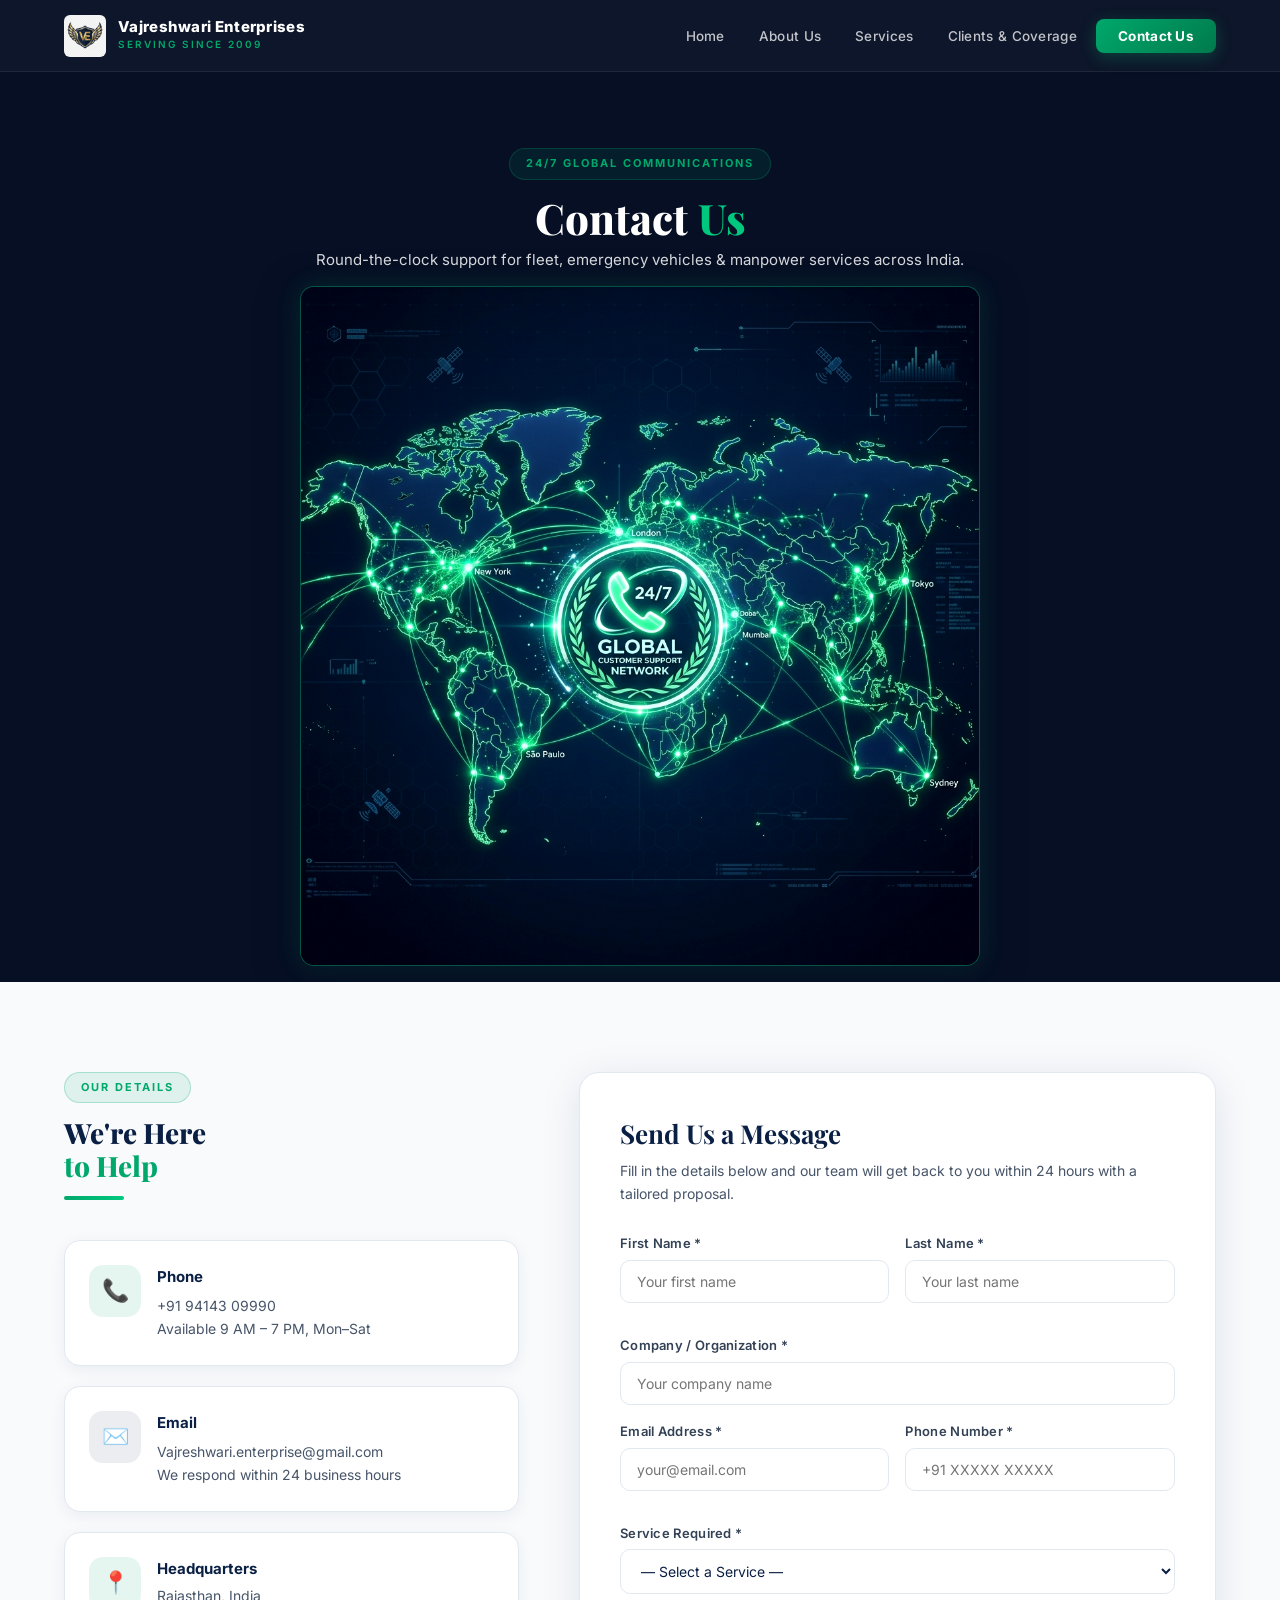
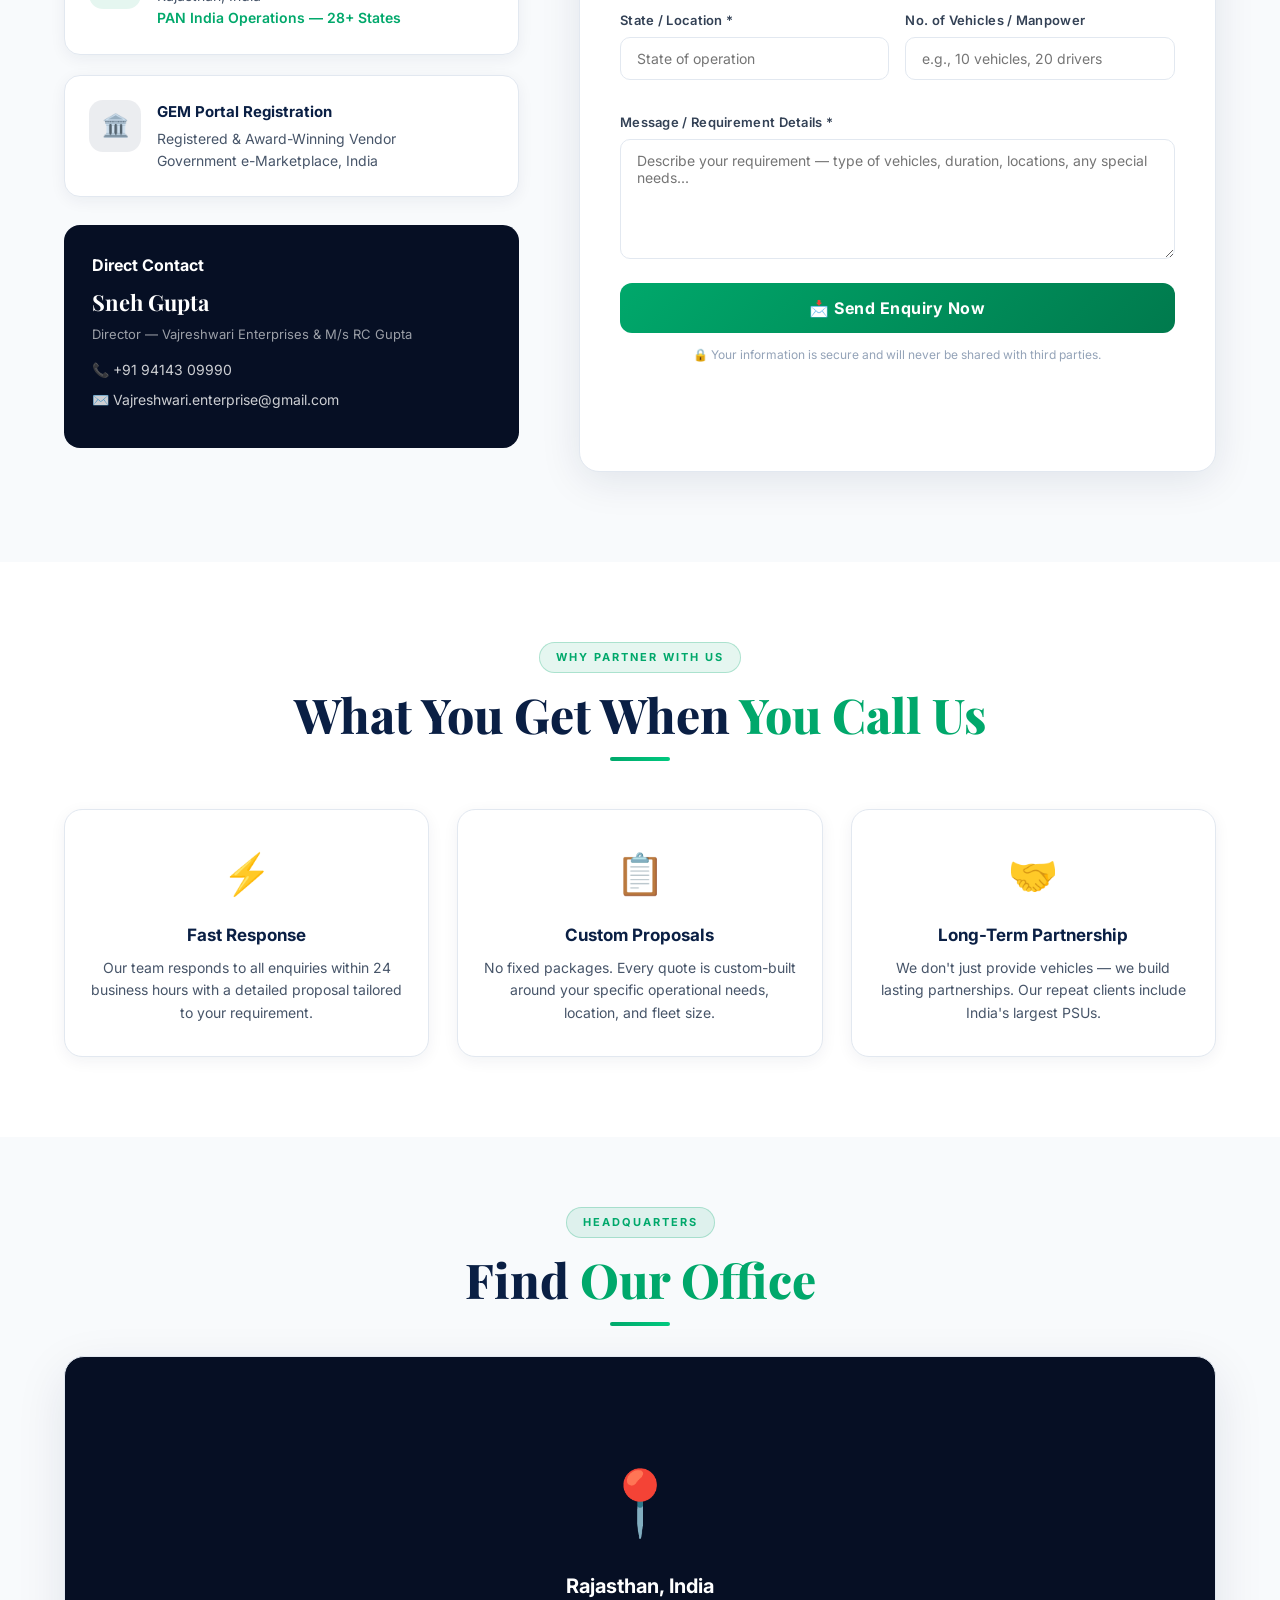
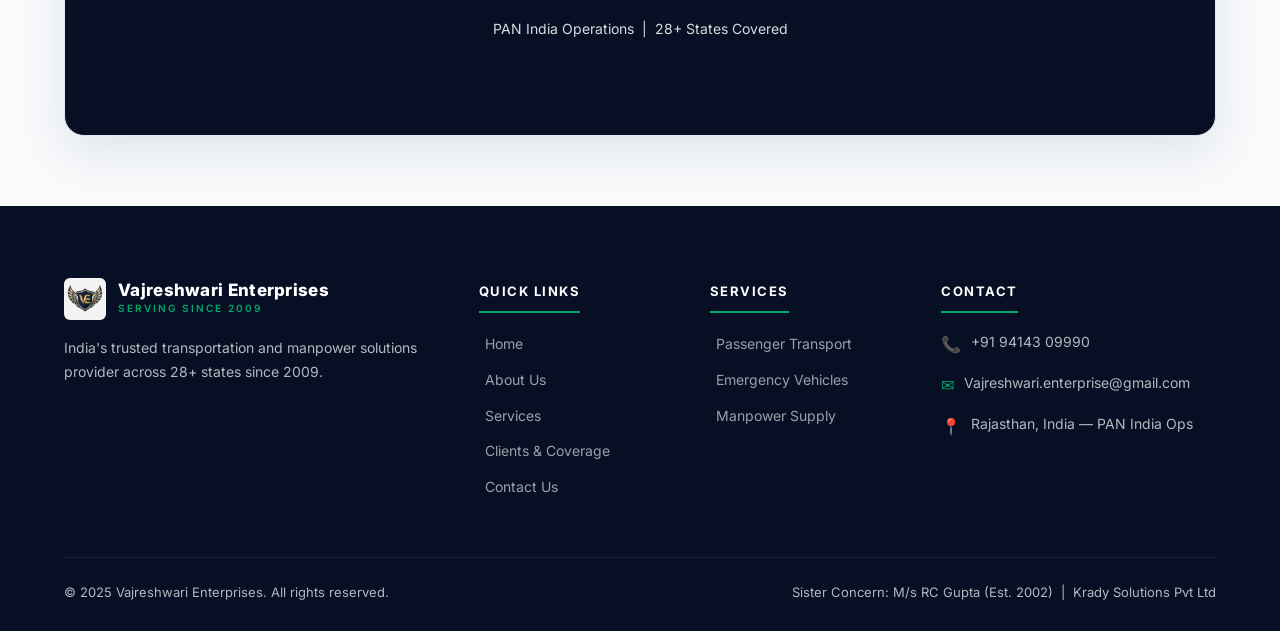
<file: contact.html>
<!DOCTYPE html>
<html lang="en">
<head>
<meta charset="UTF-8"/>
<meta name="viewport" content="width=device-width,initial-scale=1.0"/>
<meta name="color-scheme" content="light"/>
<meta name="supported-color-schemes" content="light"/>
<title>Contact Us | Vajreshwari Enterprises</title>
<meta name="description" content="Get in touch with Vajreshwari Enterprises. Call +91 94143 09990 or email Vajreshwari.enterprise@gmail.com for transportation and logistics queries."/>
<link rel="stylesheet" href="styles.css"/>
<link rel="stylesheet" href="animations.css"/>
<style>
.contact-hero {
  position: relative;
  overflow: hidden;
  background: #060f24 !important;
  padding: 76px 5% 16px !important;
  display: flex;
  flex-direction: column;
  align-items: center;
  text-align: center;
}
.contact-hero-content {
  position: relative;
  z-index: 2;
  max-width: 700px;
  color: white;
}
.contact-map-frame {
  position: relative;
  z-index: 2;
  width: 100%;
  max-width: 680px;
  margin-top: 14px;
  border-radius: 14px;
  overflow: hidden;
  border: 1.5px solid rgba(0, 168, 107, 0.45);
  box-shadow: 0 12px 40px rgba(6, 15, 36, 0.5), 0 0 25px rgba(0, 168, 107, 0.2);
  background: #060f24;
}
.contact-map-frame img {
  width: 100%;
  height: auto;
  display: block;
  object-fit: contain;
  object-position: center;
  background: #060f24;
  image-rendering: -webkit-optimize-contrast;
  image-rendering: crisp-edges;
  filter: contrast(1.05) saturate(1.05) brightness(1.02);
}
.contact-hero h1 {
  font-family: 'Playfair Display', serif;
  font-size: clamp(26px, 3.5vw, 42px);
  font-weight: 800;
  color: white;
  line-height: 1.15;
  margin-bottom: 6px;
}
.contact-hero h1 span {
  color: #00c97f;
}
.contact-hero p {
  font-size: 15px;
  color: rgba(255,255,255,0.85);
  line-height: 1.6;
}


/* CONTACT LAYOUT */
.contact-main{padding:90px 5%;background:#f8fafc;}
.contact-layout{display:grid;grid-template-columns:1fr 1.4fr;gap:60px;max-width:1200px;margin:0 auto;}

/* INFO CARDS */
.contact-info{display:flex;flex-direction:column;gap:20px;}
.info-card{background:white;border-radius:16px;padding:24px;border:1px solid #e2e8f0;display:flex;align-items:flex-start;gap:16px;box-shadow:0 4px 16px rgba(10,31,68,0.06);transition:all 0.3s;}
.info-card:hover{border-color:#00a86b;transform:translateX(4px);box-shadow:0 10px 40px rgba(0,168,107,0.1);}
.info-icon{width:52px;height:52px;border-radius:14px;display:flex;align-items:center;justify-content:center;font-size:22px;flex-shrink:0;}
.info-icon.green{background:rgba(0,168,107,0.1);}
.info-icon.navy{background:rgba(10,31,68,0.08);}
.info-card h4{font-size:15px;font-weight:700;color:#0a1f44;margin-bottom:4px;}
.info-card p,.info-card a{font-size:14px;color:#475569;text-decoration:none;line-height:1.6;}
.info-card a:hover{color:#00a86b;}
.director-card{background:linear-gradient(135deg,#0a1f44,#1a3366);border-radius:16px;padding:28px;color:white;margin-top:8px;margin-bottom:24px;}
.director-card h4{font-size:16px;font-weight:700;color:#00c97f;margin-bottom:6px;}
.director-card .name{font-family:'Playfair Display',serif;font-size:22px;font-weight:700;color:white;margin-bottom:4px;}
.director-card .title{font-size:13px;color:rgba(255,255,255,0.6);margin-bottom:14px;}
.director-contact a{display:flex;align-items:center;gap:8px;color:rgba(255,255,255,0.8);text-decoration:none;font-size:14px;margin-bottom:8px;transition:all 0.3s;}
.director-contact a:hover{color:#00c97f;}

/* FORM */
.contact-form-wrap{background:white;border-radius:20px;padding:40px;box-shadow:0 8px 40px rgba(10,31,68,0.1);border:1px solid #e2e8f0;}
.contact-form-wrap h3{font-family:'Playfair Display',serif;font-size:26px;font-weight:700;color:#0a1f44;margin-bottom:6px;}
.contact-form-wrap .form-sub{font-size:14px;color:#475569;margin-bottom:28px;}
.form-row{display:grid;grid-template-columns:1fr 1fr;gap:16px;margin-bottom:16px;}
.form-group{margin-bottom:16px;}
.form-group label{display:block;font-size:13px;font-weight:600;color:#334155;margin-bottom:6px;letter-spacing:0.3px;}
.form-group input,.form-group select,.form-group textarea{width:100%;padding:12px 16px;border:1.5px solid #e2e8f0;border-radius:10px;font-size:14px;font-family:'Inter',sans-serif;color:#0a1f44;background:white;transition:all 0.3s;outline:none;}
.form-group input:focus,.form-group select:focus,.form-group textarea:focus{border-color:#00a86b;box-shadow:0 0 0 3px rgba(0,168,107,0.1);}
.form-group textarea{height:120px;resize:vertical;}
.form-group select{cursor:pointer;}
.submit-btn{width:100%;padding:15px;background:linear-gradient(135deg,#00a86b,#007a4d);color:white;font-size:16px;font-weight:700;border:none;border-radius:12px;cursor:pointer;transition:all 0.3s;font-family:'Inter',sans-serif;letter-spacing:0.5px;}
.submit-btn:hover{transform:translateY(-2px);box-shadow:0 8px 30px rgba(0,168,107,0.4);}
.form-note{font-size:12px;color:#94a3b8;text-align:center;margin-top:12px;}

/* WHY CONTACT */
.why-contact{padding:80px 5%;}
.why-contact-grid{display:grid;grid-template-columns:repeat(3,1fr);gap:28px;}
.wc-card{background:white;border-radius:18px;padding:32px 24px;text-align:center;border:1px solid #e2e8f0;box-shadow:0 4px 16px rgba(10,31,68,0.06);transition:all 0.3s;}
.wc-card:hover{transform:translateY(-5px);border-color:#00a86b;box-shadow:0 16px 50px rgba(0,168,107,0.12);}
.wc-icon{font-size:40px;margin-bottom:16px;}
.wc-card h4{font-size:17px;font-weight:700;color:#0a1f44;margin-bottom:8px;}
.wc-card p{font-size:14px;color:#475569;line-height:1.6;}

/* MAP STRIP */
.map-strip{background:#f8fafc;padding:70px 5%;text-align:center;}
.map-embed{width:100%;height:380px;border-radius:20px;overflow:hidden;box-shadow:0 16px 50px rgba(10,31,68,0.1);border:1px solid #e2e8f0;margin-top:30px;background:linear-gradient(135deg,#0a1f44,#1a3366);display:flex;align-items:center;justify-content:center;flex-direction:column;gap:16px;}
.map-embed span{font-size:64px;}
.map-embed h3{color:white;font-size:20px;font-weight:700;}
.map-embed p{color:rgba(255,255,255,0.7);font-size:14px;}

/* TOAST */
#toast{position:fixed;bottom:30px;right:30px;background:#00a86b;color:white;padding:14px 24px;border-radius:12px;font-size:14px;font-weight:600;transform:translateY(100px);opacity:0;transition:all 0.4s;z-index:9999;box-shadow:0 8px 30px rgba(0,168,107,0.4);}
#toast.show{transform:translateY(0);opacity:1;}

.info-card p, .info-card a, .director-card a, .director-card .name {
  word-break: break-word;
  overflow-wrap: anywhere;
}

@media(max-width:900px){
  .contact-layout{grid-template-columns:1fr; gap:32px;}
  .why-contact-grid{grid-template-columns:1fr 1fr;}
  .form-row{grid-template-columns:1fr;}
}
@media(max-width:600px){
  .contact-hero { padding: 90px 4% 36px; }
  .contact-hero h1 { font-size: clamp(28px, 7vw, 42px); }
  .contact-hero p { font-size: 14.5px; }
  .contact-map-frame { margin-top: 20px; border-radius: 14px; }
  .contact-map-frame img { height: 210px; }
  .contact-main { padding: 40px 4%; }
  .contact-form-wrap { padding: 20px 16px; border-radius: 16px; }
  .contact-form-wrap h3 { font-size: 22px; }
  .info-card { padding: 16px 14px; gap: 12px; border-radius: 14px; }
  .director-card { padding: 20px 16px; border-radius: 14px; margin-bottom: 12px; }
  .why-contact { padding: 45px 4%; }
  .why-contact-grid { grid-template-columns: 1fr; }
  .map-strip { padding: 45px 4%; }
  .map-embed { height: 250px; border-radius: 14px; }
}
</style>
</head>
<body>
<div id="scroll-progress"></div><button id="back-top" onclick="window.scrollTo({top:0,behavior:'smooth'})" title="Back to Top">&#8679;</button>
<div class="page-wrapper">

<!-- NAVBAR -->
<nav id="navbar">
  <a href="index.html" class="nav-logo">
    <img src="images/ve_logo.png" alt="VE Logo" style="height:42px;width:42px;object-fit:contain;border-radius:6px;"/>
    <div class="logo-text">
      <span class="logo-name">Vajreshwari Enterprises</span>
      <span class="logo-sub">Serving Since 2009</span>
    </div>
  </a>
  <ul class="nav-links">
    <li><a href="index.html">Home</a></li>
    <li><a href="about.html">About Us</a></li>
    <li><a href="services.html">Services</a></li>
    <li><a href="clients.html">Clients &amp; Coverage</a></li>
    <li><a href="contact.html" class="nav-cta active">Contact Us</a></li>
  </ul>
  <div class="hamburger" onclick="this.closest('nav').classList.toggle('open')"><span></span><span></span><span></span></div>
</nav>

<!-- HERO -->
<section class="contact-hero">
  <div class="contact-hero-content">
    <div class="section-tag">24/7 Global Communications</div>
    <h1>Contact <span>Us</span></h1>
    <p>Round-the-clock support for fleet, emergency vehicles &amp; manpower services across India.</p>
  </div>
  <div class="contact-map-frame">
    <img src="images/contact_world_call_map_4k.png" alt="24/7 Call Center &amp; World Map Network" class="contact-hero-img"/>
  </div>
</section>

<!-- CONTACT MAIN -->
<section class="contact-main">
  <div class="contact-layout">
    <!-- INFO -->
    <div class="contact-info">
      <div>
        <div class="section-tag">Our Details</div>
        <h2 class="section-title" style="font-size:28px;">We're Here<br/><span>to Help</span></h2>
        <div class="divider"></div>
      </div>

      <div class="info-card">
        <div class="info-icon green">📞</div>
        <div>
          <h4>Phone</h4>
          <a href="tel:+919414309990">+91 94143 09990</a>
          <p>Available 9 AM – 7 PM, Mon–Sat</p>
        </div>
      </div>

      <div class="info-card">
        <div class="info-icon navy">✉️</div>
        <div>
          <h4>Email</h4>
          <a href="mailto:Vajreshwari.enterprise@gmail.com">Vajreshwari.enterprise@gmail.com</a>
          <p>We respond within 24 business hours</p>
        </div>
      </div>

      <div class="info-card">
        <div class="info-icon green">📍</div>
        <div>
          <h4>Headquarters</h4>
          <p>Rajasthan, India</p>
          <p style="color:#00a86b;font-weight:600;">PAN India Operations — 28+ States</p>
        </div>
      </div>

      <div class="info-card">
        <div class="info-icon navy">🏛️</div>
        <div>
          <h4>GEM Portal Registration</h4>
          <p>Registered &amp; Award-Winning Vendor<br/>Government e-Marketplace, India</p>
        </div>
      </div>

      <div class="director-card">
        <h4>Direct Contact</h4>
        <div class="name">Sneh Gupta</div>
        <div class="title">Director — Vajreshwari Enterprises &amp; M/s RC Gupta</div>
        <div class="director-contact">
          <a href="tel:+919414309990">📞 +91 94143 09990</a>
          <a href="mailto:Vajreshwari.enterprise@gmail.com">✉️ Vajreshwari.enterprise@gmail.com</a>
        </div>
      </div>
    </div>

    <!-- FORM -->
    <div class="contact-form-wrap">
      <h3>Send Us a Message</h3>
      <p class="form-sub">Fill in the details below and our team will get back to you within 24 hours with a tailored proposal.</p>
      <form id="contactForm" onsubmit="handleSubmit(event)">
        <div class="form-row">
          <div class="form-group">
            <label for="firstName">First Name *</label>
            <input type="text" id="firstName" placeholder="Your first name" required/>
          </div>
          <div class="form-group">
            <label for="lastName">Last Name *</label>
            <input type="text" id="lastName" placeholder="Your last name" required/>
          </div>
        </div>
        <div class="form-group">
          <label for="company">Company / Organization *</label>
          <input type="text" id="company" placeholder="Your company name" required/>
        </div>
        <div class="form-row">
          <div class="form-group">
            <label for="email">Email Address *</label>
            <input type="email" id="email" placeholder="your@email.com" required/>
          </div>
          <div class="form-group">
            <label for="phone">Phone Number *</label>
            <input type="tel" id="phone" placeholder="+91 XXXXX XXXXX" required/>
          </div>
        </div>
        <div class="form-group">
          <label for="service">Service Required *</label>
          <select id="service" required>
            <option value="">— Select a Service —</option>
            <option>Passenger Transportation</option>
            <option>Emergency / Ambulance Services</option>
            <option>Fire Fighting Vehicle Provision</option>
            <option>Heavy-Duty Logistics</option>
            <option>Nuclear Waste Management Transport</option>
            <option>CNG Cascade MCV/LCV</option>
            <option>Manpower Supply (Drivers)</option>
            <option>Manpower Supply (Fire Fighters)</option>
            <option>Full Fleet Deployment</option>
            <option>Other / Custom Requirement</option>
          </select>
        </div>
        <div class="form-row">
          <div class="form-group">
            <label for="state">State / Location *</label>
            <input type="text" id="state" placeholder="State of operation" required/>
          </div>
          <div class="form-group">
            <label for="vehicles">No. of Vehicles / Manpower</label>
            <input type="text" id="vehicles" placeholder="e.g., 10 vehicles, 20 drivers"/>
          </div>
        </div>
        <div class="form-group">
          <label for="message">Message / Requirement Details *</label>
          <textarea id="message" placeholder="Describe your requirement — type of vehicles, duration, locations, any special needs..." required></textarea>
        </div>
        <button type="submit" class="submit-btn">📩 Send Enquiry Now</button>
        <p class="form-note">🔒 Your information is secure and will never be shared with third parties.</p>
      </form>
    </div>
  </div>
</section>

<!-- WHY CONTACT -->
<section class="why-contact">
  <div class="section-header center">
    <div class="section-tag">Why Partner With Us</div>
    <h2 class="section-title">What You Get When <span>You Call Us</span></h2>
    <div class="divider center"></div>
  </div>
  <div class="why-contact-grid">
    <div class="wc-card">
      <div class="wc-icon">⚡</div>
      <h4>Fast Response</h4>
      <p>Our team responds to all enquiries within 24 business hours with a detailed proposal tailored to your requirement.</p>
    </div>
    <div class="wc-card">
      <div class="wc-icon">📋</div>
      <h4>Custom Proposals</h4>
      <p>No fixed packages. Every quote is custom-built around your specific operational needs, location, and fleet size.</p>
    </div>
    <div class="wc-card">
      <div class="wc-icon">🤝</div>
      <h4>Long-Term Partnership</h4>
      <p>We don't just provide vehicles — we build lasting partnerships. Our repeat clients include India's largest PSUs.</p>
    </div>
  </div>
</section>

<!-- MAP STRIP -->
<section class="map-strip">
  <div class="section-tag">Headquarters</div>
  <h2 class="section-title">Find <span>Our Office</span></h2>
  <div class="divider center"></div>
  <div class="map-embed">
    <span>📍</span>
    <h3>Rajasthan, India</h3>
    <p>PAN India Operations &nbsp;|&nbsp; 28+ States Covered</p>
  </div>
</section>

<!-- TOAST -->
<div id="toast">✅ Message sent! We'll reply within 24 hours.</div>

<footer>
  <div class="footer-grid">
    <div class="footer-brand"><div class="nav-logo" style="margin-bottom:16px;"><img src="images/ve_logo.png" alt="VE Logo" style="height:42px;width:42px;object-fit:contain;border-radius:6px;"/><div class="logo-text"><span class="logo-name" style="color:white;font-size:17px;">Vajreshwari Enterprises</span><span class="logo-sub">Serving Since 2009</span></div></div><p>India's trusted transportation and manpower solutions provider across 28+ states since 2009.</p></div>
    <div class="footer-col"><h4>Quick Links</h4><ul><li><a href="index.html">Home</a></li><li><a href="about.html">About Us</a></li><li><a href="services.html">Services</a></li><li><a href="clients.html">Clients &amp; Coverage</a></li><li><a href="contact.html">Contact Us</a></li></ul></div>
    <div class="footer-col"><h4>Services</h4><ul><li><a href="services.html">Passenger Transport</a></li><li><a href="services.html">Emergency Vehicles</a></li><li><a href="services.html">Manpower Supply</a></li></ul></div>
    <div class="footer-col"><h4>Contact</h4><div class="footer-contact-item"><span class="icon">📞</span><span>+91 94143 09990</span></div><div class="footer-contact-item"><span class="icon">✉</span><span>Vajreshwari.enterprise@gmail.com</span></div><div class="footer-contact-item"><span class="icon">📍</span><span>Rajasthan, India — PAN India Ops</span></div></div>
  </div>
  <div class="footer-bottom"><span>&copy; 2025 Vajreshwari Enterprises. All rights reserved.</span><span>Sister Concern: M/s RC Gupta (Est. 2002) &nbsp;|&nbsp; Krady Solutions Pvt Ltd</span></div>
</footer>
</div>

<script>
function handleSubmit(e) {
  e.preventDefault();
  const btn = document.querySelector('.submit-btn');
  btn.textContent = 'Sending...';
  btn.disabled = true;
  setTimeout(() => {
    document.getElementById('contactForm').reset();
    btn.textContent = '📩 Send Enquiry Now';
    btn.disabled = false;
    const toast = document.getElementById('toast');
    toast.classList.add('show');
    setTimeout(() => toast.classList.remove('show'), 4000);
  }, 1200);
}
</script>
<script src="main.js"></script>
</body>
</html>
</file>
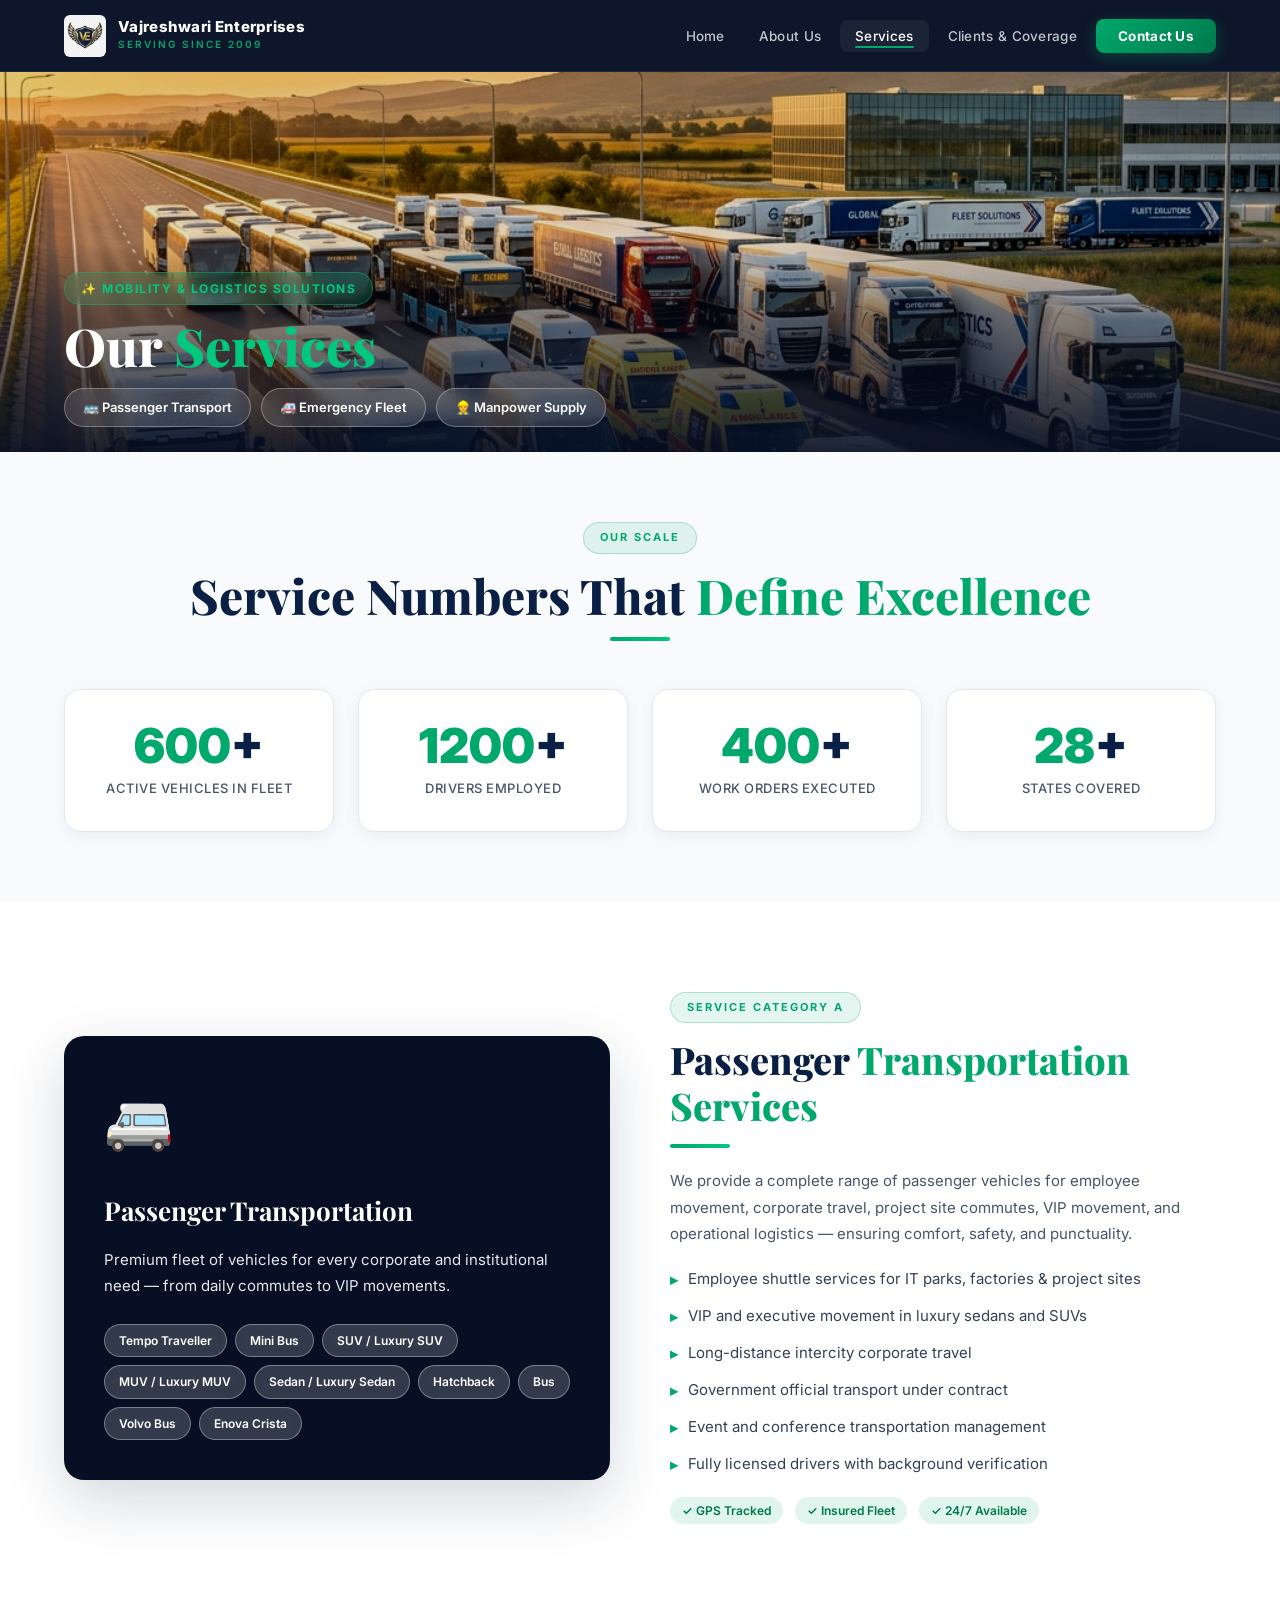
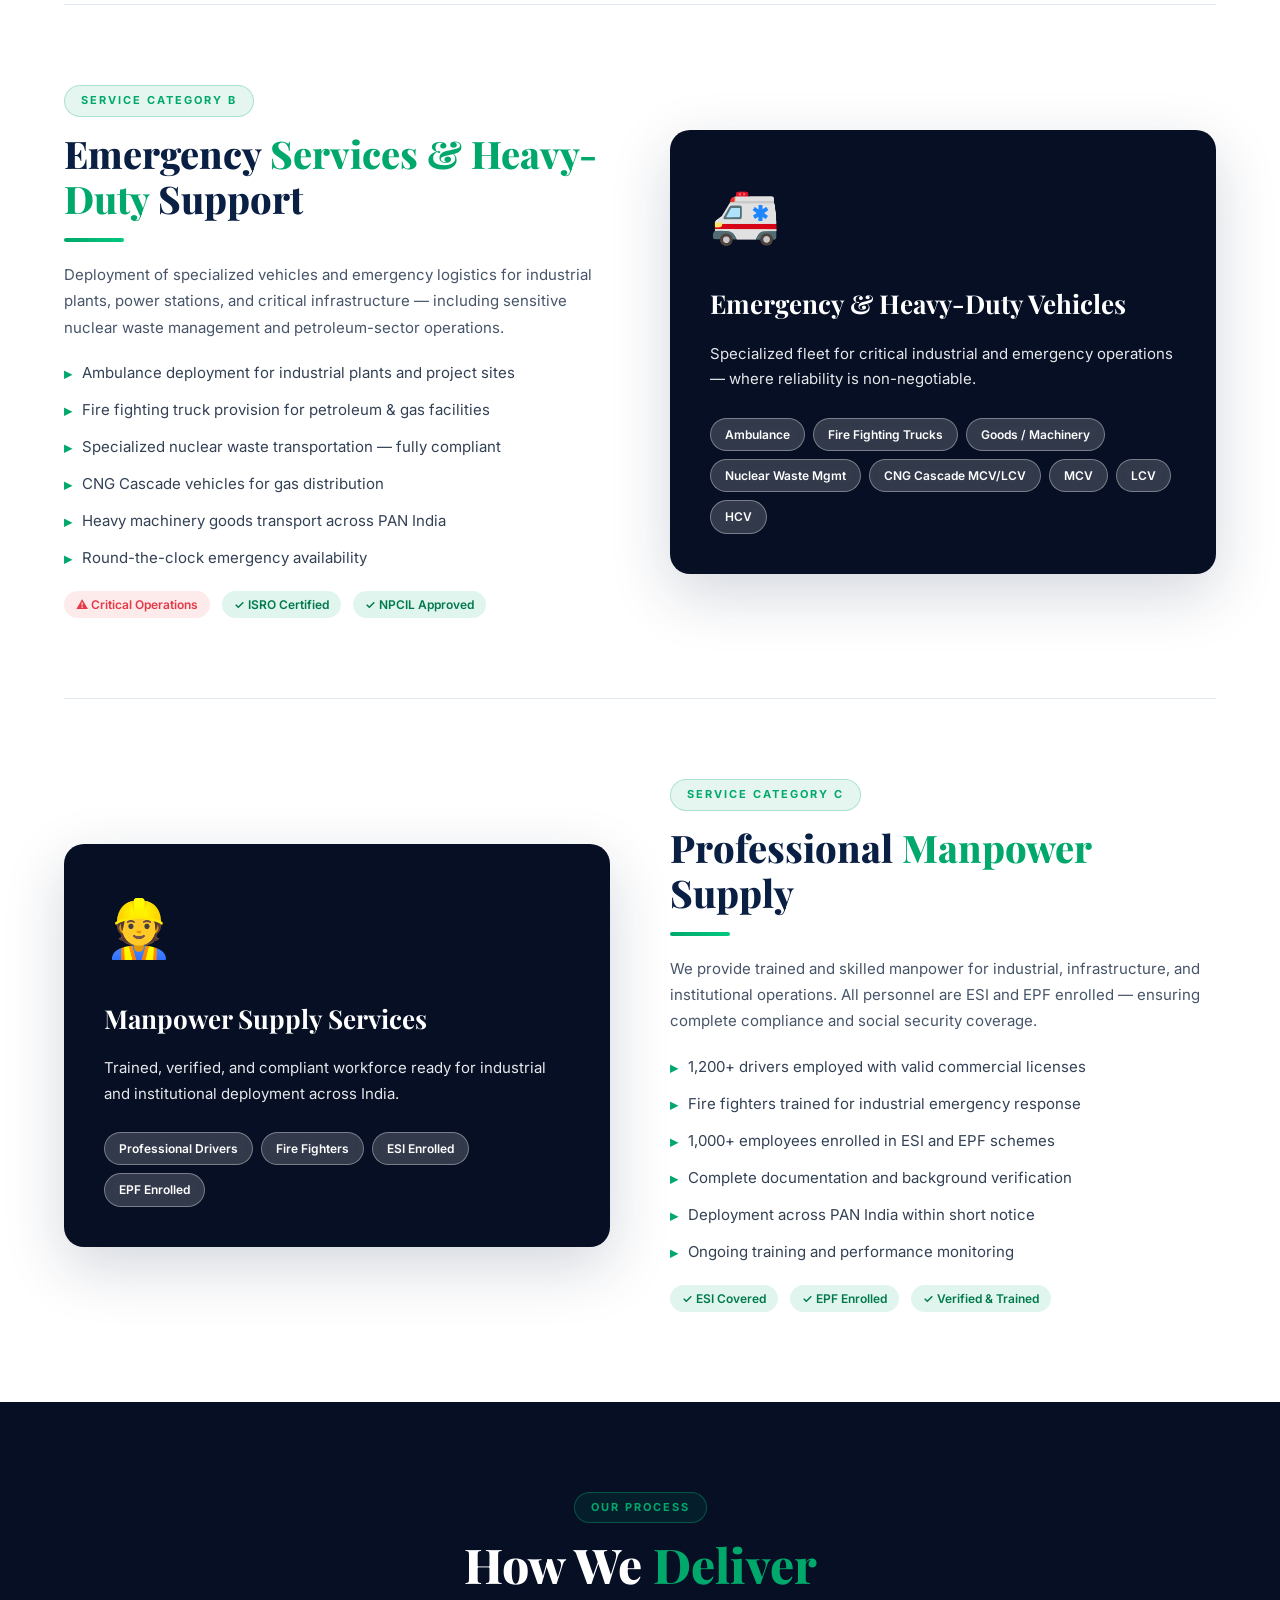
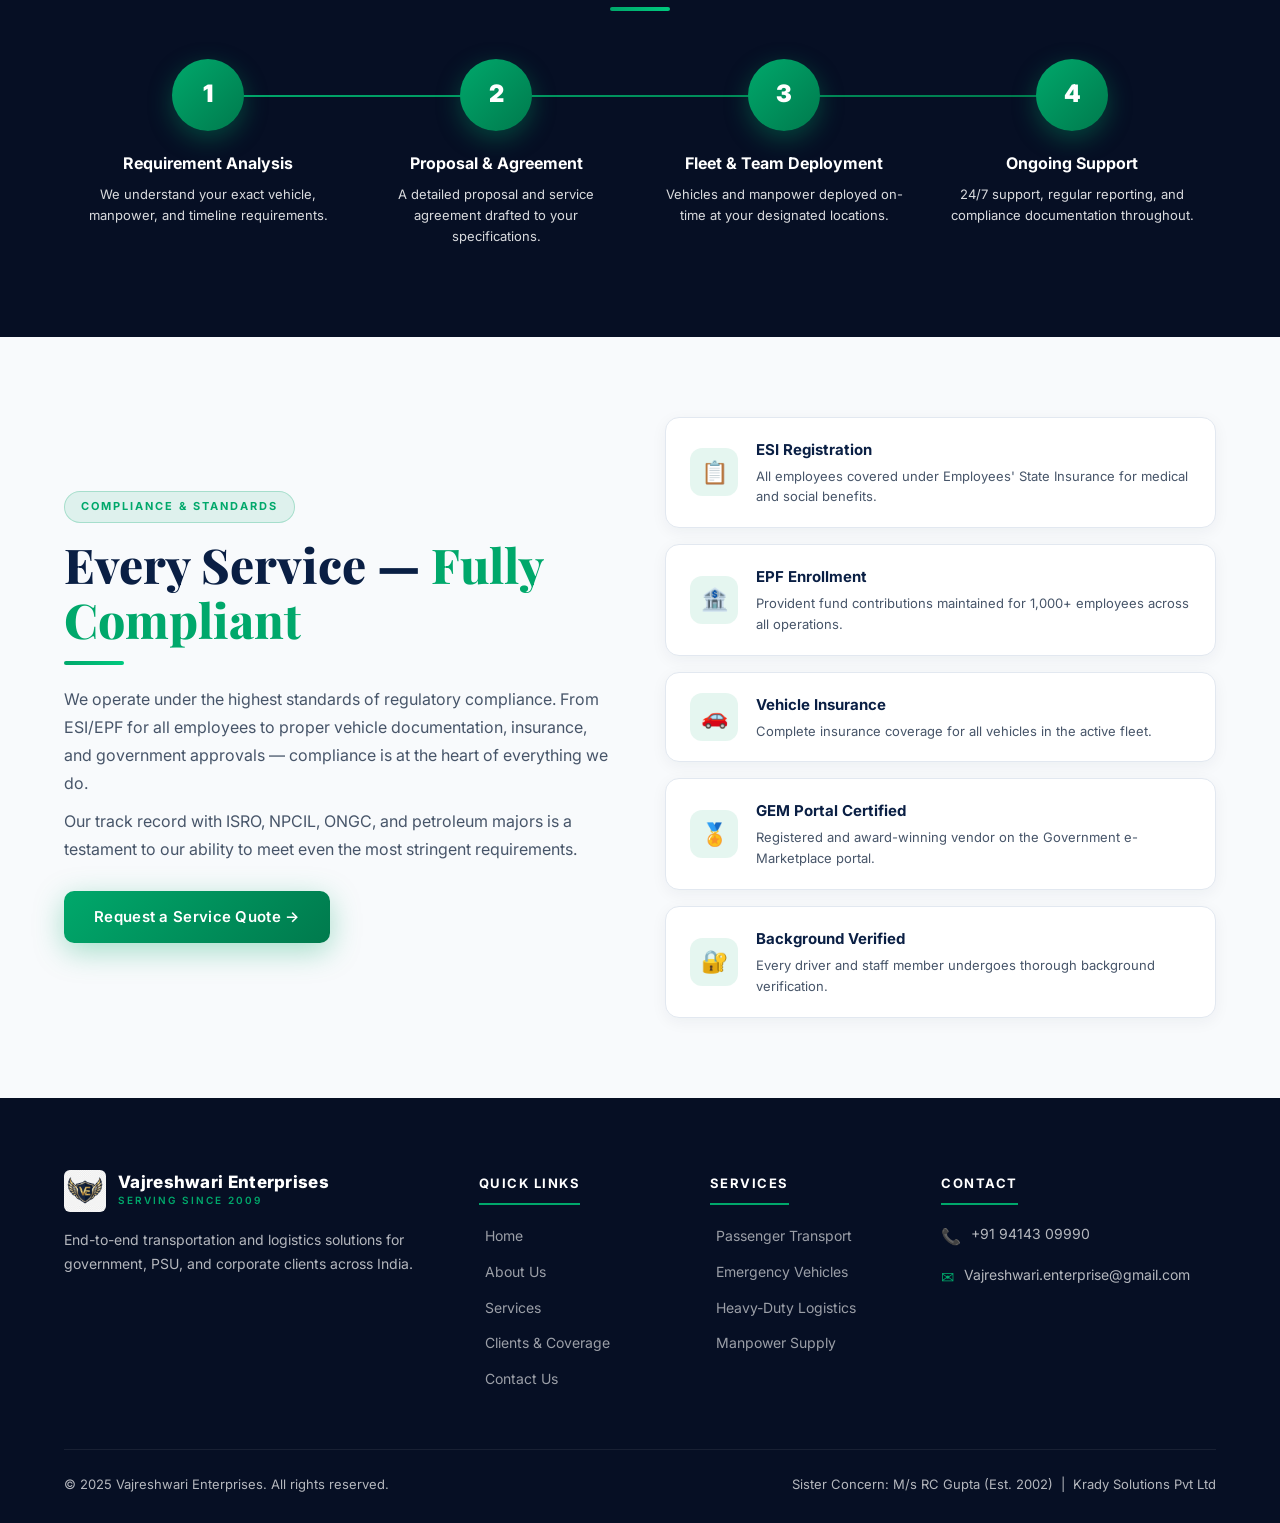
<file: services.html>
<!DOCTYPE html>
<html lang="en">
<head>
<meta charset="UTF-8"/>
<meta name="viewport" content="width=device-width,initial-scale=1.0"/>
<meta name="color-scheme" content="light"/>
<meta name="supported-color-schemes" content="light"/>
<title>Our Services | Vajreshwari Enterprises</title>
<meta name="description" content="Vajreshwari Enterprises offers passenger transportation, emergency vehicles, heavy-duty logistics and manpower supply services across India."/>
<link rel="stylesheet" href="styles.css"/>
<link rel="stylesheet" href="animations.css"/>
<style>
.svc-hero {
  position: relative;
  overflow: hidden;
  background: #060f24;
  padding: 100px 5% 45px;
  min-height: 380px;
  display: flex;
  align-items: flex-end;
}
.svc-hero-bg {
  position: absolute;
  inset: 0;
  z-index: 0;
}
.svc-hero-img {
  width: 100%;
  height: 100%;
  object-fit: cover;
  object-position: center;
  filter: brightness(0.85) contrast(1.08) saturate(1.06);
  image-rendering: -webkit-optimize-contrast;
  image-rendering: crisp-edges;
  transform: translateZ(0);
}
.svc-hero-overlay {
  position: absolute;
  bottom: 0; left: 0; right: 0;
  z-index: 2;
  padding: 30px 5% 25px;
  background: linear-gradient(to top, rgba(6,15,36,0.90) 0%, rgba(6,15,36,0.40) 65%, transparent 100%);
}
.svc-hero-content {
  max-width: 1200px;
  margin: 0 auto;
}
.svc-hero-tag {
  display: inline-flex;
  align-items: center;
  gap: 8px;
  background: rgba(0,201,127,0.15);
  border: 1px solid rgba(0,201,127,0.4);
  color: #00c97f;
  font-size: 12px;
  font-weight: 700;
  letter-spacing: 1.5px;
  text-transform: uppercase;
  padding: 6px 16px;
  border-radius: 50px;
  margin-bottom: 12px;
  backdrop-filter: blur(8px);
}
.svc-hero h1 {
  font-family: 'Playfair Display', serif;
  font-size: clamp(32px, 5vw, 52px);
  font-weight: 800;
  color: white;
  line-height: 1.1;
  margin-bottom: 14px;
}
.svc-hero h1 span {
  color: #00c97f;
}
.svc-hero-pills {
  display: flex;
  gap: 10px;
  flex-wrap: wrap;
}
.svc-pill {
  background: rgba(255,255,255,0.12);
  border: 1px solid rgba(255,255,255,0.30);
  color: white;
  font-size: 13px;
  font-weight: 600;
  padding: 8px 18px;
  border-radius: 50px;
  backdrop-filter: blur(8px);
}

/* SERVICE CATEGORIES */
.svc-main{padding:90px 5%;}
.svc-category{display:grid;grid-template-columns:1fr 1fr;gap:60px;align-items:center;margin-bottom:80px;padding-bottom:80px;border-bottom:1px solid #e2e8f0;}
.svc-category:last-child{border-bottom:none;margin-bottom:0;padding-bottom:0;}
.svc-category.reverse{direction:rtl;}
.svc-category.reverse>*{direction:ltr;}
.svc-cat-visual{border-radius:20px;overflow:hidden;background:linear-gradient(135deg,#0a1f44,#1a3366);padding:40px;display:flex;flex-direction:column;gap:16px;box-shadow:0 20px 60px rgba(10,31,68,0.18);}
.svc-cat-icon{font-size:56px;margin-bottom:8px;}
.svc-cat-visual h3{color:#ffffff !important;font-family:'Playfair Display',serif;font-size:26px;font-weight:700;}
.svc-cat-visual p{color:rgba(255,255,255,0.9) !important;font-size:15px;line-height:1.7;}
.vehicle-chips{display:flex;flex-wrap:wrap;gap:8px;margin-top:10px;}
.vchip{background:rgba(255,255,255,0.18) !important;border:1px solid rgba(255,255,255,0.35) !important;color:#ffffff !important;font-size:12px;font-weight:600;padding:6px 14px;border-radius:50px;backdrop-filter:blur(4px);}
.svc-cat-info h2{font-family:'Playfair Display',serif;font-size:clamp(26px,3.5vw,38px);font-weight:800;color:#0a1f44;line-height:1.2;margin-bottom:16px;}
.svc-cat-info h2 span{color:#00a86b;}
.svc-cat-info p{font-size:15px;color:#475569;line-height:1.75;margin-bottom:20px;}
.svc-feature-list{list-style:none;margin:20px 0;}
.svc-feature-list li{display:flex;align-items:flex-start;gap:10px;margin-bottom:12px;font-size:15px;color:#334155;}
.svc-feature-list li::before{content:'▸';color:#00a86b;font-weight:700;flex-shrink:0;margin-top:1px;}
.svc-badge-row{display:flex;gap:12px;flex-wrap:wrap;margin-top:20px;}

/* STATS STRIP */
.svc-stats{background:#f8fafc;padding:70px 5%;}
.svc-stats-grid{display:grid;grid-template-columns:repeat(4,1fr);gap:24px;}
.svc-stat{background:white;border-radius:16px;padding:32px 24px;text-align:center;border:1px solid #e2e8f0;box-shadow:0 4px 16px rgba(10,31,68,0.06);transition:all 0.3s;}
.svc-stat:hover{transform:translateY(-4px);border-color:#00a86b;box-shadow:0 16px 50px rgba(0,168,107,0.12);}
.svc-stat .big{font-size:clamp(32px,4vw,48px);font-weight:900;color:#0a1f44;line-height:1;}
.svc-stat .big em{color:#00a86b;font-style:normal;}
.svc-stat .sm{font-size:13px;color:#475569;font-weight:500;text-transform:uppercase;letter-spacing:0.5px;margin-top:8px;}

/* HOW IT WORKS */
.how-section{padding:90px 5%;background:linear-gradient(135deg,#060f24,#0a1f44);}
.steps-grid{display:grid;grid-template-columns:repeat(4,1fr);gap:0;position:relative;margin-top:10px;}
.steps-grid::before{content:'';position:absolute;top:36px;left:12%;right:12%;height:2px;background:linear-gradient(90deg,#00a86b,#007a4d);z-index:0;}
.step{text-align:center;padding:0 16px;position:relative;z-index:1;}
.step-num{width:72px;height:72px;background:linear-gradient(135deg,#00a86b,#007a4d);border-radius:50%;display:flex;align-items:center;justify-content:center;font-size:24px;font-weight:900;color:white;margin:0 auto 20px;box-shadow:0 8px 24px rgba(0,168,107,0.35);}
.step h4{color:white;font-size:16px;font-weight:700;margin-bottom:8px;}
.step p{color:rgba(255,255,255,0.6);font-size:13px;line-height:1.6;}

/* COMPLIANCE */
.compliance-section{padding:80px 5%;background:#f8fafc;}
.compliance-grid{display:grid;grid-template-columns:1fr 1fr;gap:50px;align-items:center;}
.compliance-cards{display:flex;flex-direction:column;gap:16px;}
.comp-card{background:white;border-radius:14px;padding:20px 24px;display:flex;align-items:center;gap:18px;border:1px solid #e2e8f0;box-shadow:0 4px 16px rgba(10,31,68,0.05);transition:all 0.3s;}
.comp-card:hover{border-color:#00a86b;transform:translateX(6px);}
.comp-icon{width:48px;height:48px;background:rgba(0,168,107,0.1);border-radius:12px;display:flex;align-items:center;justify-content:center;font-size:22px;flex-shrink:0;}
.comp-card h4{font-size:15px;font-weight:700;color:#0a1f44;margin-bottom:4px;}
.comp-card p{font-size:13px;color:#475569;}

@media(max-width:900px){
  .svc-category,.svc-category.reverse{grid-template-columns:1fr;direction:ltr;}
  .svc-stats-grid,.steps-grid{grid-template-columns:1fr 1fr;}
  .steps-grid::before{display:none;}
  .compliance-grid{grid-template-columns:1fr;}
  .svc-hero{padding:100px 5% 60px;}
}
@media(max-width:768px){
  .svc-cat-visual{padding:28px;}
  .svc-cat-visual h3{font-size:22px;}
  .svc-cat-info h2{font-size:clamp(24px,5vw,34px);}
}
@media(max-width:600px){
  .svc-hero{padding:90px 4% 50px;}
  .svc-stats-grid{grid-template-columns:1fr 1fr;gap:12px;}
  .svc-stat{padding:20px 14px;border-radius:14px;}
  .steps-grid{grid-template-columns:1fr;gap:24px;}
  .svc-badge-row{gap:8px;}
  .svc-category{margin-bottom:40px;padding-bottom:40px;}
  .svc-cat-visual{padding:20px 16px;border-radius:16px;}
  .vchip{font-size:11.5px;padding:5px 10px;}
  .svc-main,.svc-stats,.how-section,.compliance-section{padding:50px 4%;}
}
</style>
</head>
<body>
<div id="scroll-progress"></div><button id="back-top" onclick="window.scrollTo({top:0,behavior:'smooth'})" title="Back to Top">&#8679;</button>
<div class="page-wrapper">
<nav id="navbar">
  <a href="index.html" class="nav-logo">
    <img src="images/ve_logo.png" alt="VE Logo" style="height:42px;width:42px;object-fit:contain;border-radius:6px;"/>
    <div class="logo-text"><span class="logo-name">Vajreshwari Enterprises</span><span class="logo-sub">Serving Since 2009</span></div></a>
  <ul class="nav-links">
    <li><a href="index.html">Home</a></li>
    <li><a href="about.html">About Us</a></li>
    <li><a href="services.html" class="active">Services</a></li>
    <li><a href="clients.html">Clients &amp; Coverage</a></li>
    <li><a href="contact.html" class="nav-cta">Contact Us</a></li>
  </ul>
  <div class="hamburger" onclick="this.closest('nav').classList.toggle('open')"><span></span><span></span><span></span></div>
</nav>

<!-- HERO -->
<section class="svc-hero">
  <div class="svc-hero-bg">
    <img src="images/services_hero_4k.png" alt="Vajreshwari 4K Fleet Services Showcase" class="svc-hero-img"/>
  </div>
  <div class="svc-hero-overlay">
    <div class="svc-hero-content">
      <div class="svc-hero-tag">✨ Mobility &amp; Logistics Solutions</div>
      <h1>Our <span>Services</span></h1>
      <div class="svc-hero-pills">
        <span class="svc-pill">🚌 Passenger Transport</span>
        <span class="svc-pill">🚑 Emergency Fleet</span>
        <span class="svc-pill">👷 Manpower Supply</span>
      </div>
    </div>
  </div>
</section>

<!-- STATS STRIP -->
<section class="svc-stats">
  <div class="section-header center">
    <div class="section-tag">Our Scale</div>
    <h2 class="section-title">Service Numbers That <span>Define Excellence</span></h2>
    <div class="divider center"></div>
  </div>
  <div class="svc-stats-grid">
    <div class="svc-stat"><div class="big"><em>600</em>+</div><div class="sm">Active Vehicles in Fleet</div></div>
    <div class="svc-stat"><div class="big"><em>1200</em>+</div><div class="sm">Drivers Employed</div></div>
    <div class="svc-stat"><div class="big"><em>400</em>+</div><div class="sm">Work Orders Executed</div></div>
    <div class="svc-stat"><div class="big"><em>28</em>+</div><div class="sm">States Covered</div></div>
  </div>
</section>

<!-- SERVICE CATEGORIES -->
<section class="svc-main">

  <!-- Passenger Transport -->
  <div class="svc-category">
    <div class="svc-cat-visual">
      <div class="svc-cat-icon">🚐</div>
      <h3>Passenger Transportation</h3>
      <p>Premium fleet of vehicles for every corporate and institutional need — from daily commutes to VIP movements.</p>
      <div class="vehicle-chips">
        <span class="vchip">Tempo Traveller</span>
        <span class="vchip">Mini Bus</span>
        <span class="vchip">SUV / Luxury SUV</span>
        <span class="vchip">MUV / Luxury MUV</span>
        <span class="vchip">Sedan / Luxury Sedan</span>
        <span class="vchip">Hatchback</span>
        <span class="vchip">Bus</span>
        <span class="vchip">Volvo Bus</span>
        <span class="vchip">Enova Crista</span>
      </div>
    </div>
    <div class="svc-cat-info">
      <div class="section-tag">Service Category A</div>
      <h2>Passenger <span>Transportation Services</span></h2>
      <div class="divider"></div>
      <p>We provide a complete range of passenger vehicles for employee movement, corporate travel, project site commutes, VIP movement, and operational logistics — ensuring comfort, safety, and punctuality.</p>
      <ul class="svc-feature-list">
        <li>Employee shuttle services for IT parks, factories &amp; project sites</li>
        <li>VIP and executive movement in luxury sedans and SUVs</li>
        <li>Long-distance intercity corporate travel</li>
        <li>Government official transport under contract</li>
        <li>Event and conference transportation management</li>
        <li>Fully licensed drivers with background verification</li>
      </ul>
      <div class="svc-badge-row">
        <span class="badge badge-green">✓ GPS Tracked</span>
        <span class="badge badge-green">✓ Insured Fleet</span>
        <span class="badge badge-green">✓ 24/7 Available</span>
      </div>
    </div>
  </div>

  <!-- Emergency Services -->
  <div class="svc-category reverse">
    <div class="svc-cat-visual" style="background:linear-gradient(135deg,#e63946,#b91c2c);">
      <div class="svc-cat-icon">🚑</div>
      <h3>Emergency &amp; Heavy-Duty Vehicles</h3>
      <p>Specialized fleet for critical industrial and emergency operations — where reliability is non-negotiable.</p>
      <div class="vehicle-chips">
        <span class="vchip">Ambulance</span>
        <span class="vchip">Fire Fighting Trucks</span>
        <span class="vchip">Goods / Machinery</span>
        <span class="vchip">Nuclear Waste Mgmt</span>
        <span class="vchip">CNG Cascade MCV/LCV</span>
        <span class="vchip">MCV</span>
        <span class="vchip">LCV</span>
        <span class="vchip">HCV</span>
      </div>
    </div>
    <div class="svc-cat-info">
      <div class="section-tag">Service Category B</div>
      <h2>Emergency <span>Services &amp; Heavy-Duty</span> Support</h2>
      <div class="divider"></div>
      <p>Deployment of specialized vehicles and emergency logistics for industrial plants, power stations, and critical infrastructure — including sensitive nuclear waste management and petroleum-sector operations.</p>
      <ul class="svc-feature-list">
        <li>Ambulance deployment for industrial plants and project sites</li>
        <li>Fire fighting truck provision for petroleum &amp; gas facilities</li>
        <li>Specialized nuclear waste transportation — fully compliant</li>
        <li>CNG Cascade vehicles for gas distribution</li>
        <li>Heavy machinery goods transport across PAN India</li>
        <li>Round-the-clock emergency availability</li>
      </ul>
      <div class="svc-badge-row">
        <span class="badge badge-red">⚠ Critical Operations</span>
        <span class="badge badge-green">✓ ISRO Certified</span>
        <span class="badge badge-green">✓ NPCIL Approved</span>
      </div>
    </div>
  </div>

  <!-- Manpower -->
  <div class="svc-category">
    <div class="svc-cat-visual" style="background:linear-gradient(135deg,#007a4d,#00a86b);">
      <div class="svc-cat-icon">👷</div>
      <h3>Manpower Supply Services</h3>
      <p>Trained, verified, and compliant workforce ready for industrial and institutional deployment across India.</p>
      <div class="vehicle-chips">
        <span class="vchip">Professional Drivers</span>
        <span class="vchip">Fire Fighters</span>
        <span class="vchip">ESI Enrolled</span>
        <span class="vchip">EPF Enrolled</span>
      </div>
    </div>
    <div class="svc-cat-info">
      <div class="section-tag">Service Category C</div>
      <h2>Professional <span>Manpower</span> Supply</h2>
      <div class="divider"></div>
      <p>We provide trained and skilled manpower for industrial, infrastructure, and institutional operations. All personnel are ESI and EPF enrolled — ensuring complete compliance and social security coverage.</p>
      <ul class="svc-feature-list">
        <li>1,200+ drivers employed with valid commercial licenses</li>
        <li>Fire fighters trained for industrial emergency response</li>
        <li>1,000+ employees enrolled in ESI and EPF schemes</li>
        <li>Complete documentation and background verification</li>
        <li>Deployment across PAN India within short notice</li>
        <li>Ongoing training and performance monitoring</li>
      </ul>
      <div class="svc-badge-row">
        <span class="badge badge-green">✓ ESI Covered</span>
        <span class="badge badge-green">✓ EPF Enrolled</span>
        <span class="badge badge-green">✓ Verified &amp; Trained</span>
      </div>
    </div>
  </div>

</section>

<!-- HOW IT WORKS -->
<section class="how-section">
  <div class="section-header center">
    <div class="section-tag" style="border-color:rgba(0,168,107,0.4);">Our Process</div>
    <h2 class="section-title" style="color:white;">How We <span>Deliver</span></h2>
    <div class="divider center"></div>
  </div>
  <div class="steps-grid">
    <div class="step"><div class="step-num">1</div><h4>Requirement Analysis</h4><p>We understand your exact vehicle, manpower, and timeline requirements.</p></div>
    <div class="step"><div class="step-num">2</div><h4>Proposal &amp; Agreement</h4><p>A detailed proposal and service agreement drafted to your specifications.</p></div>
    <div class="step"><div class="step-num">3</div><h4>Fleet &amp; Team Deployment</h4><p>Vehicles and manpower deployed on-time at your designated locations.</p></div>
    <div class="step"><div class="step-num">4</div><h4>Ongoing Support</h4><p>24/7 support, regular reporting, and compliance documentation throughout.</p></div>
  </div>
</section>

<!-- COMPLIANCE -->
<section class="compliance-section">
  <div class="compliance-grid">
    <div>
      <div class="section-tag">Compliance &amp; Standards</div>
      <h2 class="section-title">Every Service — <span>Fully Compliant</span></h2>
      <div class="divider"></div>
      <p style="color:#475569;line-height:1.75;margin-bottom:10px;">We operate under the highest standards of regulatory compliance. From ESI/EPF for all employees to proper vehicle documentation, insurance, and government approvals — compliance is at the heart of everything we do.</p>
      <p style="color:#475569;line-height:1.75;">Our track record with ISRO, NPCIL, ONGC, and petroleum majors is a testament to our ability to meet even the most stringent requirements.</p>
      <div style="margin-top:28px;"><a href="contact.html" class="btn btn-primary">Request a Service Quote →</a></div>
    </div>
    <div class="compliance-cards">
      <div class="comp-card"><div class="comp-icon">📋</div><div><h4>ESI Registration</h4><p>All employees covered under Employees' State Insurance for medical and social benefits.</p></div></div>
      <div class="comp-card"><div class="comp-icon">🏦</div><div><h4>EPF Enrollment</h4><p>Provident fund contributions maintained for 1,000+ employees across all operations.</p></div></div>
      <div class="comp-card"><div class="comp-icon">🚗</div><div><h4>Vehicle Insurance</h4><p>Complete insurance coverage for all vehicles in the active fleet.</p></div></div>
      <div class="comp-card"><div class="comp-icon">🏅</div><div><h4>GEM Portal Certified</h4><p>Registered and award-winning vendor on the Government e-Marketplace portal.</p></div></div>
      <div class="comp-card"><div class="comp-icon">🔐</div><div><h4>Background Verified</h4><p>Every driver and staff member undergoes thorough background verification.</p></div></div>
    </div>
  </div>
</section>

<footer>
  <div class="footer-grid">
    <div class="footer-brand"><div class="nav-logo" style="margin-bottom:16px;"><img src="images/ve_logo.png" alt="VE Logo" style="height:42px;width:42px;object-fit:contain;border-radius:6px;"/><div class="logo-text"><span class="logo-name" style="color:white;font-size:17px;">Vajreshwari Enterprises</span><span class="logo-sub">Serving Since 2009</span></div></div><p>End-to-end transportation and logistics solutions for government, PSU, and corporate clients across India.</p></div>
    <div class="footer-col"><h4>Quick Links</h4><ul><li><a href="index.html">Home</a></li><li><a href="about.html">About Us</a></li><li><a href="services.html">Services</a></li><li><a href="clients.html">Clients &amp; Coverage</a></li><li><a href="contact.html">Contact Us</a></li></ul></div>
    <div class="footer-col"><h4>Services</h4><ul><li><a href="services.html">Passenger Transport</a></li><li><a href="services.html">Emergency Vehicles</a></li><li><a href="services.html">Heavy-Duty Logistics</a></li><li><a href="services.html">Manpower Supply</a></li></ul></div>
    <div class="footer-col"><h4>Contact</h4><div class="footer-contact-item"><span class="icon">📞</span><span>+91 94143 09990</span></div><div class="footer-contact-item"><span class="icon">✉</span><span>Vajreshwari.enterprise@gmail.com</span></div></div>
  </div>
  <div class="footer-bottom"><span>&copy; 2025 Vajreshwari Enterprises. All rights reserved.</span><span>Sister Concern: M/s RC Gupta (Est. 2002) &nbsp;|&nbsp; Krady Solutions Pvt Ltd</span></div>
</footer>
</div>
<script src="main.js"></script>
</body>
</html>
</file>
<file: styles.css>
@import url('https://fonts.googleapis.com/css2?family=Inter:wght@300;400;500;600;700;800;900&family=Playfair+Display:wght@700;800;900&display=swap');

:root, html, body {
  color-scheme: light !important;
  supported-color-schemes: light !important;
  --navy: #0a1f44;
  --navy-dark: #060f24;
  --navy-mid: #112255;
  --navy-light: #1a3366;
  --green: #00a86b;
  --green-light: #00c97f;
  --green-dark: #007a4d;
  --red: #e63946;
  --white: #ffffff;
  --off-white: #f8fafc;
  --gray-100: #f1f5f9;
  --gray-200: #e2e8f0;
  --gray-400: #94a3b8;
  --gray-600: #475569;
  --shadow-sm: 0 2px 8px rgba(10,31,68,0.08);
  --shadow-md: 0 8px 32px rgba(10,31,68,0.14);
  --shadow-lg: 0 20px 60px rgba(10,31,68,0.2);
  --shadow-green: 0 8px 30px rgba(0,168,107,0.35);
  --radius: 12px;
  --radius-lg: 20px;
  --transition: all 0.35s cubic-bezier(0.4,0,0.2,1);
}

*, *::before, *::after {
  box-sizing: border-box;
  margin: 0;
  padding: 0;
  max-width: 100%;
}

html, body {
  scroll-behavior: smooth;
  font-family: 'Inter', sans-serif;
  background-color: #ffffff !important;
  color: #0a1f44 !important;
  line-height: 1.6;
  overflow-x: hidden !important;
  width: 100%;
}

/* Force light mode globally — completely blocking browser auto-dark mode or OS color inversion */
:root, html, body {
  color-scheme: light !important;
  supported-color-schemes: light !important;
  forced-color-adjust: none !important;
  -webkit-text-size-adjust: 100%;
}

@media (prefers-color-scheme: dark) {
  :root, html, body {
    color-scheme: light !important;
    background-color: #ffffff !important;
    color: #0a1f44 !important;
  }
  .page-wrapper, .why-us, .about-strip, .services-preview, .client-cats, .coverage-section, .contact-main {
    background-color: #ffffff !important;
  }
  .svc-card, .client-card, .info-card, .value-card, .contact-form-wrap, .why-item, .journey-card, .wc-card {
    background-color: #ffffff !important;
    color: #0a1f44 !important;
    border-color: #e2e8f0 !important;
  }
  /* Scope light container text colors strictly to avoid overriding dark cards */
  .svc-card p, .client-desc, .why-item p, .jc-desc, .info-card p, .wc-card p, .value-card p {
    color: #475569 !important;
  }
  .svc-card h3, .client-card h3, .info-card h4, .wc-card h4, .value-card h3, .why-item h4 {
    color: #0a1f44 !important;
  }
  .section-title span, .logo-sub, .highlight-green {
    color: #00a86b !important;
  }
}

/* Dark section & card safeguards — guarantees brilliant readable text regardless of theme/browser */
.stats-section, .cta-section, .hero, .about-hero, .contact-hero, .svc-hero, .clients-hero, .page-hero, .svc-cat-visual, .director-card, .map-embed, .award-banner, .how-section, .achievement-strip {
  background-color: #060f24 !important;
  background: #060f24 !important;
  color: #ffffff !important;
}
.stats-section *, .cta-section *, .hero *, .about-hero *, .contact-hero *, .svc-hero *, .clients-hero *, .page-hero *, .svc-cat-visual *, .director-card *, .map-embed *, .award-banner *, .how-section *, .achievement-strip * {
  forced-color-adjust: none;
}
.stats-section .section-title, .cta-section h2, .about-hero h1, .contact-hero h1, .svc-hero h1, .clients-hero h1, .page-hero h1, .svc-cat-visual h3, .director-card h4, .director-card .name, .map-embed h3, .how-section h4, .ach-card h3 {
  color: #ffffff !important;
}
.stats-section p, .cta-section p, .about-hero p, .contact-hero p, .svc-hero p, .clients-hero p, .page-hero p, .svc-cat-visual p, .map-embed p, .how-section p, .ach-card p {
  color: rgba(255,255,255,0.85) !important;
}
.ach-card {
  background: #0c2147 !important;
  border: 1px solid rgba(255,255,255,0.15) !important;
  color: #ffffff !important;
}
.ach-card h3 {
  color: #ffffff !important;
}
.ach-card p {
  color: rgba(255,255,255,0.85) !important;
}
.ach-card .sn-year-lbl {
  font-size: 38px;
  font-weight: 900;
  color: #00c97f !important;
  line-height: 1;
  margin-bottom: 6px;
}
.stats-section *, .cta-section *, .hero *, .about-hero *, .contact-hero *, .svc-hero *, .clients-hero *, .page-hero *, .svc-cat-visual *, .director-card *, .map-embed *, .award-banner *, .how-section * {
  forced-color-adjust: none;
}
.stats-section .section-title, .cta-section h2, .about-hero h1, .contact-hero h1, .svc-hero h1, .clients-hero h1, .page-hero h1, .svc-cat-visual h3, .director-card h4, .director-card .name, .map-embed h3, .how-section h4 {
  color: #ffffff !important;
}
.stats-section p, .cta-section p, .about-hero p, .contact-hero p, .svc-hero p, .clients-hero p, .page-hero p, .svc-cat-visual p, .map-embed p, .how-section p {
  color: rgba(255,255,255,0.85) !important;
}
.stat-big {
  background: #0c2147 !important;
  border: 1px solid rgba(255,255,255,0.15) !important;
}

/* ===== NAVBAR ===== */
nav {
  position: fixed; top: 0; left: 0; right: 0; z-index: 1000;
  padding: 0 5%; height: 72px;
  display: flex; align-items: center; justify-content: space-between;
  background: rgba(6,15,36,0.97); backdrop-filter: blur(16px);
  border-bottom: 1px solid rgba(255,255,255,0.07);
  transition: var(--transition);
}
nav.scrolled { height: 62px; background: rgba(6,15,36,1); }

.nav-logo { display: flex; align-items: center; gap: 12px; text-decoration: none; }
.logo-icon {
  width: 42px; height: 42px;
  background: linear-gradient(135deg, var(--green), var(--green-dark));
  border-radius: 10px; display: flex; align-items: center; justify-content: center;
  font-size: 15px; font-weight: 900; color: white; letter-spacing: -0.5px;
  transition: var(--transition);
}
.nav-logo:hover .logo-icon { transform: rotate(-5deg) scale(1.08); }
.logo-text { display: flex; flex-direction: column; }
.logo-name { font-size: 15px; font-weight: 800; color: var(--white); letter-spacing: 0.3px; line-height: 1.1; }
.logo-sub { font-size: 10px; color: var(--green); font-weight: 600; letter-spacing: 2px; text-transform: uppercase; }

.nav-links { display: flex; align-items: center; gap: 4px; list-style: none; }
.nav-links a {
  color: rgba(255,255,255,0.75); text-decoration: none; font-size: 13.5px;
  font-weight: 500; padding: 8px 15px; border-radius: 8px;
  transition: var(--transition); letter-spacing: 0.3px; position: relative;
}
.nav-links a::after {
  content: ''; position: absolute; bottom: 4px; left: 50%; right: 50%;
  height: 2px; background: var(--green); border-radius: 2px; transition: var(--transition);
}
.nav-links a:hover::after, .nav-links a.active::after { left: 15px; right: 15px; }
.nav-links a:hover, .nav-links a.active { color: var(--white); background: rgba(255,255,255,0.06); }
.nav-cta {
  background: linear-gradient(135deg, var(--green), var(--green-dark)) !important;
  color: white !important; padding: 9px 22px !important; border-radius: 8px !important;
  font-weight: 700 !important; box-shadow: 0 4px 16px rgba(0,168,107,0.3);
}
.nav-cta::after { display: none !important; }
.nav-cta:hover { transform: translateY(-1px); box-shadow: 0 6px 24px rgba(0,168,107,0.5) !important; background: var(--green-light) !important; }

.hamburger { display: none; flex-direction: column; gap: 5px; cursor: pointer; padding: 6px; border-radius: 6px; transition: var(--transition); }
.hamburger:hover { background: rgba(255,255,255,0.08); }
.hamburger span { display: block; width: 24px; height: 2px; background: white; border-radius: 2px; transition: var(--transition); }
nav.open .hamburger span:nth-child(1) { transform: rotate(45deg) translate(5px,5px); }
nav.open .hamburger span:nth-child(2) { opacity: 0; transform: scaleX(0); }
nav.open .hamburger span:nth-child(3) { transform: rotate(-45deg) translate(5px,-5px); }

/* Mobile nav */
@media(max-width:768px) {
  .hamburger { display: flex; }
  .nav-links {
    display: none; flex-direction: column; position: fixed;
    top: 72px; left: 0; right: 0; background: rgba(6,15,36,0.99);
    padding: 16px 5% 24px; gap: 4px; border-bottom: 1px solid rgba(255,255,255,0.08);
    backdrop-filter: blur(16px);
  }
  nav.open .nav-links { display: flex; }
  .nav-links a { padding: 12px 16px; font-size: 15px; border-radius: 10px; }
  .nav-cta { margin-top: 8px; text-align: center; }
}

/* ===== PAGE WRAPPER ===== */
.page-wrapper { padding-top: 72px; }

/* ===== SECTIONS ===== */
section { padding: 90px 5%; }
.section-inner { max-width: 1300px; margin: 0 auto; }

.section-tag {
  display: inline-flex; align-items: center; gap: 8px;
  background: rgba(0,168,107,0.1); border: 1px solid rgba(0,168,107,0.25);
  color: var(--green); font-size: 11px; font-weight: 700; letter-spacing: 2px;
  text-transform: uppercase; padding: 6px 16px; border-radius: 50px; margin-bottom: 14px;
}

.section-title {
  font-family: 'Playfair Display', serif;
  font-size: clamp(28px, 4vw, 48px); font-weight: 800; color: var(--navy);
  line-height: 1.15; margin-bottom: 14px;
}
.section-title span { color: var(--green); }
.section-subtitle { font-size: 16px; color: var(--gray-600); max-width: 600px; line-height: 1.75; margin-bottom: 48px; }

.section-header { margin-bottom: 48px; }
.section-header.center { text-align: center; }
.section-header.center .section-subtitle { margin: 0 auto 48px; }

.divider { width: 60px; height: 4px; background: linear-gradient(90deg, var(--green), var(--green-light)); border-radius: 4px; margin-bottom: 20px; }
.divider.center { margin: 0 auto 20px; }

/* ===== BUTTONS ===== */
.btn {
  display: inline-flex; align-items: center; gap: 9px;
  padding: 14px 30px; border-radius: 10px; font-size: 15px;
  font-weight: 600; cursor: pointer; border: none;
  text-decoration: none; transition: var(--transition); letter-spacing: 0.3px;
}
.btn-primary {
  background: linear-gradient(135deg, var(--green), var(--green-dark));
  color: white; box-shadow: var(--shadow-green);
}
.btn-primary:hover { transform: translateY(-3px); box-shadow: 0 12px 35px rgba(0,168,107,0.5); filter: brightness(1.05); }
.btn-outline { background: transparent; color: var(--white); border: 2px solid rgba(255,255,255,0.35); }
.btn-outline:hover { background: rgba(255,255,255,0.1); border-color: white; transform: translateY(-2px); }
.btn-navy { background: var(--navy); color: white; box-shadow: var(--shadow-md); }
.btn-navy:hover { background: var(--navy-light); transform: translateY(-3px); box-shadow: var(--shadow-lg); }
.btn-ghost { background: rgba(255,255,255,0.08); color: white; border: 1px solid rgba(255,255,255,0.15); }
.btn-ghost:hover { background: rgba(255,255,255,0.15); transform: translateY(-2px); }

/* ===== CARDS ===== */
.card {
  background: white; border-radius: var(--radius-lg);
  border: 1px solid var(--gray-200); overflow: hidden;
  transition: var(--transition); box-shadow: var(--shadow-sm);
}
.card:hover { transform: translateY(-6px); box-shadow: var(--shadow-lg); border-color: rgba(0,168,107,0.25); }

/* ===== BADGES ===== */
.badge { display: inline-flex; align-items: center; gap: 5px; padding: 4px 12px; border-radius: 50px; font-size: 12px; font-weight: 600; }
.badge-green { background: rgba(0,168,107,0.12); color: var(--green-dark); }
.badge-navy { background: rgba(10,31,68,0.08); color: var(--navy); }
.badge-red { background: rgba(230,57,70,0.1); color: var(--red); }

/* ===== HIGHLIGHTS ===== */
.highlight-red { color: var(--red); font-weight: 700; }
.highlight-green { color: var(--green); font-weight: 700; }

/* ===== BACKGROUNDS ===== */
.bg-light { background: var(--off-white); }
.bg-navy { background: linear-gradient(135deg, var(--navy-dark), var(--navy)); color: white; }
.bg-navy .section-title { color: white; }
.bg-navy .section-subtitle { color: rgba(255,255,255,0.7); }

/* ===== PAGE HERO ===== */
.page-hero {
  background: linear-gradient(135deg, var(--navy-dark) 0%, var(--navy) 60%, var(--navy-light) 100%);
  padding: 110px 5% 80px; position: relative; overflow: hidden;
}
.page-hero::before {
  content: ''; position: absolute; inset: 0;
  background: url("data:image/svg+xml,%3Csvg width='60' height='60' viewBox='0 0 60 60' xmlns='http://www.w3.org/2000/svg'%3E%3Cg fill='none'%3E%3Cg fill='%23ffffff' fill-opacity='0.025'%3E%3Cpath d='M36 34v-4h-2v4h-4v2h4v4h2v-4h4v-2h-4zM6 4V0H4v4H0v2h4v4h2V6h4V4H6z'/%3E%3C/g%3E%3C/g%3E%3C/svg%3E");
}

/* ===== 4K HERO IMAGE ENHANCEMENT ===== */
.hero-img, .about-hero-img, .svc-hero-img, .contact-hero-img, .clients-map-img {
  image-rendering: -webkit-optimize-contrast;
  image-rendering: crisp-edges;
  filter: contrast(1.05) saturate(1.05) brightness(1.02);
  transform: translateZ(0);
}
.page-hero-content { position: relative; z-index: 1; }
.page-hero h1 { font-family: 'Playfair Display', serif; font-size: clamp(32px, 5vw, 58px); font-weight: 800; color: white; margin-bottom: 16px; }
.page-hero h1 span { color: var(--green-light); }
.page-hero p { font-size: 17px; color: rgba(255,255,255,0.75); max-width: 550px; }

.breadcrumb { display: flex; align-items: center; gap: 8px; margin-bottom: 18px; font-size: 13px; color: rgba(255,255,255,0.45); }
.breadcrumb a { color: var(--green); text-decoration: none; transition: var(--transition); }
.breadcrumb a:hover { color: var(--green-light); }
.breadcrumb .sep { color: rgba(255,255,255,0.25); }

/* ===== GRID HELPERS ===== */
.grid-2 { display: grid; grid-template-columns: 1fr 1fr; gap: 40px; }
.grid-3 { display: grid; grid-template-columns: repeat(3, 1fr); gap: 28px; }
.grid-4 { display: grid; grid-template-columns: repeat(4, 1fr); gap: 24px; }

/* ===== FOOTER ===== */
footer { background: var(--navy-dark); color: rgba(255,255,255,0.7); padding: 72px 5% 28px; }
.footer-grid { display: grid; grid-template-columns: 2fr 1fr 1fr 1.5fr; gap: 48px; margin-bottom: 48px; }
.footer-brand p { font-size: 14px; line-height: 1.75; margin: 12px 0 20px; }
.footer-col h4 {
  color: white; font-size: 13px; font-weight: 700; letter-spacing: 1.5px;
  text-transform: uppercase; margin-bottom: 18px; padding-bottom: 10px;
  border-bottom: 2px solid var(--green); display: inline-block;
}
.footer-col ul { list-style: none; }
.footer-col ul li { margin-bottom: 10px; }
.footer-col ul li a { color: rgba(255,255,255,0.6); text-decoration: none; font-size: 14px; transition: var(--transition); display: inline-flex; align-items: center; gap: 6px; }
.footer-col ul li a::before { content: '›'; color: var(--green); font-weight: 700; opacity: 0; transform: translateX(-6px); transition: var(--transition); }
.footer-col ul li a:hover { color: var(--green-light); padding-left: 8px; }
.footer-col ul li a:hover::before { opacity: 1; transform: translateX(0); }
.footer-contact-item { display: flex; align-items: flex-start; gap: 10px; margin-bottom: 14px; font-size: 14px; }
.footer-contact-item .icon { color: var(--green); font-size: 16px; flex-shrink: 0; margin-top: 1px; }
.footer-contact-item a { color: rgba(255,255,255,0.7); text-decoration: none; transition: var(--transition); }
.footer-contact-item a:hover { color: var(--green-light); }
.footer-bottom { border-top: 1px solid rgba(255,255,255,0.07); padding-top: 24px; display: flex; justify-content: space-between; align-items: center; font-size: 13px; flex-wrap: wrap; gap: 12px; }

/* ===== ANIMATIONS ===== */
@keyframes fadeInUp { from { opacity: 0; transform: translateY(30px); } to { opacity: 1; transform: translateY(0); } }
@keyframes fadeInLeft { from { opacity: 0; transform: translateX(-40px); } to { opacity: 1; transform: translateX(0); } }
@keyframes fadeInRight { from { opacity: 0; transform: translateX(40px); } to { opacity: 1; transform: translateX(0); } }
@keyframes pulse-green { 0%,100% { box-shadow: 0 0 0 0 rgba(0,168,107,0.5); } 50% { box-shadow: 0 0 0 14px rgba(0,168,107,0); } }
@keyframes float { 0%,100% { transform: translateY(0px); } 50% { transform: translateY(-12px); } }
@keyframes spin { to { transform: rotate(360deg); } }
@keyframes roadMove { from { background-position: 0 0; } to { background-position: -200px 0; } }
@keyframes vehicleSlide { 0% { transform: translateX(-120%); } 100% { transform: translateX(120vw); } }
@keyframes vehicleSlide2 { 0% { transform: translateX(120vw); } 100% { transform: translateX(-120%); } }
@keyframes cloudDrift { 0% { transform: translateX(-10%); } 100% { transform: translateX(110%); } }
@keyframes shimmer { 0% { background-position: -200% 0; } 100% { background-position: 200% 0; } }
@keyframes countUp { from { opacity: 0; } to { opacity: 1; } }
@keyframes bgPan { 0% { background-position: 0% 50%; } 50% { background-position: 100% 50%; } 100% { background-position: 0% 50%; } }

/* Scroll reveal */
.reveal { opacity: 0; transform: translateY(28px); transition: opacity 0.7s ease, transform 0.7s ease; }
.reveal.visible { opacity: 1; transform: translateY(0); }
.reveal-left { opacity: 0; transform: translateX(-28px); transition: opacity 0.7s ease, transform 0.7s ease; }
.reveal-left.visible { opacity: 1; transform: translateX(0); }
.reveal-right { opacity: 0; transform: translateX(28px); transition: opacity 0.7s ease, transform 0.7s ease; }
.reveal-right.visible { opacity: 1; transform: translateX(0); }

/* ===== RESPONSIVE ===== */
@media(max-width:1100px) {
  .footer-grid { grid-template-columns: 1fr 1fr; gap: 36px; }
  .grid-4 { grid-template-columns: repeat(2,1fr); }
}
@media(max-width:900px) {
  section { padding: 70px 5%; }
  .grid-2, .grid-3 { grid-template-columns: 1fr; }
  .grid-4 { grid-template-columns: repeat(2,1fr); }
}
@media(max-width:768px) {
  .page-hero { padding: 90px 5% 60px; }
  .page-hero h1 { font-size: clamp(28px, 7vw, 44px); }
  .section-title { font-size: clamp(26px, 5.5vw, 40px); }
  .stats-row { flex-wrap: wrap; gap: 12px; }
}
@media(max-width:600px) {
  section { padding: 55px 5%; }
  .grid-4 { grid-template-columns: 1fr; }
  .footer-grid { grid-template-columns: 1fr; gap: 28px; }
  .footer-bottom { flex-direction: column; text-align: center; gap: 8px; }
  .btn { padding: 13px 22px; font-size: 14px; }
  .section-title { font-size: clamp(24px, 6vw, 36px); }
  .section-subtitle { font-size: 15px; }
  .stat-card { min-width: 100px; }
}

/* ===== MOVING ROAD ANIMATION ===== */
.road-scene{position:absolute;bottom:0;left:0;right:0;height:120px;overflow:hidden;z-index:1;}
.road{position:absolute;bottom:0;left:0;right:0;height:60px;background:#1a1a2e;border-top:3px solid #333;}
.road-line{position:absolute;bottom:25px;height:4px;width:60px;background:#f4c542;border-radius:2px;animation:roadMove 0.8s linear infinite;}
.road-line:nth-child(1){left:0%;animation-delay:0s;}
.road-line:nth-child(2){left:14.28%;animation-delay:-0.114s;}
.road-line:nth-child(3){left:28.56%;animation-delay:-0.228s;}
.road-line:nth-child(4){left:42.84%;animation-delay:-0.342s;}
.road-line:nth-child(5){left:57.12%;animation-delay:-0.456s;}
.road-line:nth-child(6){left:71.4%;animation-delay:-0.570s;}
.road-line:nth-child(7){left:85.68%;animation-delay:-0.684s;}
@keyframes roadMove{from{transform:translateX(0);}to{transform:translateX(-80px);}}

.vehicle{position:absolute;bottom:12px;font-size:36px;animation:vehicleSlide linear infinite;white-space:nowrap;}
.v1{animation-duration:8s;animation-delay:0s;}
.v2{animation-duration:12s;animation-delay:-4s;font-size:28px;}
.v3{animation-duration:10s;animation-delay:-7s;font-size:32px;}
.v4{animation-duration:15s;animation-delay:-2s;font-size:24px;}
@keyframes vehicleSlide{0%{transform:translateX(-150px);}100%{transform:translateX(110vw);}}

.cloud{position:absolute;font-size:28px;animation:cloudDrift linear infinite;opacity:0.18;}
.c1{top:20%;animation-duration:30s;animation-delay:0s;}
.c2{top:8%;animation-duration:40s;animation-delay:-15s;font-size:20px;}
.c3{top:30%;animation-duration:25s;animation-delay:-8s;font-size:22px;}
@keyframes cloudDrift{0%{transform:translateX(-10%);}100%{transform:translateX(110%);}}'
</file>
<file: animations.css>
/* ===== PROFESSIONAL VIBES — ENHANCED HOVER & MICRO-INTERACTIONS ===== */

/* ── Service cards ── */
.svc-card {
  position: relative; overflow: hidden; cursor: default;
  transition: all 0.38s cubic-bezier(0.34,1.56,0.64,1);
}
.svc-card::after {
  content: '';
  position: absolute; inset: 0;
  background: linear-gradient(135deg, rgba(0,168,107,0.06), rgba(0,201,127,0.10));
  opacity: 0; transition: opacity 0.38s;
}
.svc-card:hover { box-shadow: 0 24px 64px rgba(0,168,107,0.18), 0 0 0 1.5px rgba(0,168,107,0.25); }
.svc-card:hover::after { opacity: 1; }
.svc-card:hover .svc-icon { background: #00a86b; transform: scale(1.12) rotate(-6deg); }
.svc-icon { transition: all 0.38s cubic-bezier(0.34,1.56,0.64,1); }

/* ── Why-item hover ── */
.why-item { transition: all 0.35s cubic-bezier(0.4,0,0.2,1); }
.why-item:hover { transform: translateX(8px); border-color: #00a86b !important; box-shadow: 0 8px 32px rgba(0,168,107,0.14) !important; }
.why-item .wi-icon { transition: transform 0.35s cubic-bezier(0.34,1.56,0.64,1); }
.why-item:hover .wi-icon { transform: scale(1.1) rotate(-5deg); }

/* ── Stat card hover ── */
.stat-card {
  position: relative; overflow: hidden;
  transition: all 0.38s cubic-bezier(0.34,1.56,0.64,1); cursor: default;
}
.stat-card::before {
  content: ''; position: absolute; inset: 0;
  background: linear-gradient(135deg, rgba(0,168,107,0.06), transparent);
  opacity: 0; transition: opacity 0.35s;
}
.stat-card:hover { transform: translateY(-6px) scale(1.03); box-shadow: 0 20px 60px rgba(0,168,107,0.16) !important; }
.stat-card:hover::before { opacity: 1; }

/* ── Client chip hover ── */
.client-chip { transition: all 0.3s cubic-bezier(0.34,1.56,0.64,1); cursor: default; }
.client-chip:hover { background: #0a1f44; color: white; transform: translateY(-4px) scale(1.05); box-shadow: 0 10px 28px rgba(10,31,68,0.22); }

/* ── Button premium hover ── */
.btn { position: relative; overflow: hidden; }
.btn::before {
  content: ''; position: absolute;
  top: 50%; left: 50%; width: 0; height: 0;
  background: rgba(255,255,255,0.18); border-radius: 50%;
  transform: translate(-50%, -50%);
  transition: width 0.5s ease, height 0.5s ease, opacity 0.4s ease;
  opacity: 0;
}
.btn:active::before { width: 300px; height: 300px; opacity: 0; }

/* ── Company cards ── */
.company-card { transition: all 0.38s cubic-bezier(0.4,0,0.2,1); }
.company-card:hover { transform: translateY(-8px); box-shadow: 0 24px 64px rgba(10,31,68,0.18) !important; }

/* ── Value cards ── */
.value-card { transition: all 0.38s cubic-bezier(0.34,1.56,0.64,1); }
.value-card:hover { transform: translateY(-7px); }
.value-icon { transition: transform 0.4s cubic-bezier(0.34,1.56,0.64,1); display: block; }
.value-card:hover .value-icon { transform: scale(1.15) rotate(-5deg); }

/* ── Client cards ── */
.client-card { transition: all 0.38s cubic-bezier(0.4,0,0.2,1); }
.client-card:hover { transform: translateY(-7px); }
.client-icon { transition: transform 0.4s cubic-bezier(0.34,1.56,0.64,1); display: block; }
.client-card:hover .client-icon { transform: scale(1.15); }

/* ── Info cards (contact) ── */
.info-card { transition: all 0.35s cubic-bezier(0.4,0,0.2,1); }
.info-card:hover { transform: translateX(6px); border-color: #00a86b; box-shadow: 0 12px 40px rgba(0,168,107,0.12) !important; }

/* ── Achievement cards ── */
.ach-card { transition: all 0.38s cubic-bezier(0.4,0,0.2,1); }
.ach-card:hover { transform: translateY(-6px); }

/* ── Comp cards ── */
.comp-card { transition: all 0.35s cubic-bezier(0.4,0,0.2,1); }
.comp-card:hover { transform: translateX(8px); }

/* ── TL timeline cards ── */
.tl-card { transition: all 0.38s cubic-bezier(0.4,0,0.2,1); }

/* ── Hero badge shimmer ── */
.hero-badge .dot {
  width: 8px; height: 8px;
  background: #00a86b; border-radius: 50%;
  animation: pulse-green 2s infinite;
}

/* ── Nav links smooth underline ── */
.nav-links a { transition: all 0.3s cubic-bezier(0.4,0,0.2,1); }

/* ── Award banner btn ── */
.award-banner .btn { transition: all 0.35s cubic-bezier(0.34,1.56,0.64,1); }
.award-banner .btn:hover { transform: translateY(-3px) scale(1.05); box-shadow: 0 12px 36px rgba(0,0,0,0.2); }

/* ── Footer links ── */
.footer-col ul li a { position: relative; display: inline-block; transition: all 0.3s; }
.footer-col ul li a:hover { padding-left: 10px; }

/* ── Stat big hover ── */
.stat-big { transition: all 0.35s; }
.stat-big:hover { background: rgba(0,168,107,0.14) !important; transform: scale(1.02); }

/* ── Service stat hover ── */
.svc-stat { transition: all 0.38s cubic-bezier(0.34,1.56,0.64,1); }
.svc-stat:hover { transform: translateY(-5px); }

/* ── WC card hover ── */
.wc-card { transition: all 0.38s cubic-bezier(0.34,1.56,0.64,1); }
.wc-card:hover { transform: translateY(-7px); }
.wc-icon { transition: transform 0.4s cubic-bezier(0.34,1.56,0.64,1); }
.wc-card:hover .wc-icon { transform: scale(1.15) rotate(-5deg); }

/* ── Submit button ── */
.submit-btn { transition: all 0.35s cubic-bezier(0.34,1.56,0.64,1); }
.submit-btn:hover { transform: translateY(-3px) scale(1.01); box-shadow: 0 12px 36px rgba(0,168,107,0.45) !important; }

/* ===== GLOBAL PROFESSIONAL VIBES ===== */

/* Subtle noise/texture overlay on dark sections */
.bg-navy::after,
.journey-section::after,
.stats-section::after,
.how-section::after,
.achievement-strip::after,
.cta-section::after {
  content: '';
  position: absolute; inset: 0; pointer-events: none; z-index: 0;
  background-image: url("data:image/svg+xml,%3Csvg viewBox='0 0 200 200' xmlns='http://www.w3.org/2000/svg'%3E%3Cfilter id='n'%3E%3CfeTurbulence type='fractalNoise' baseFrequency='0.75' numOctaves='4' stitchTiles='stitch'/%3E%3C/filter%3E%3Crect width='100%25' height='100%25' filter='url(%23n)' opacity='0.03'/%3E%3C/svg%3E");
  background-size: 200px 200px;
  mix-blend-mode: overlay;
  opacity: 0.5;
}

/* Section divider gradient lines */
.divider {
  position: relative; overflow: hidden;
}
.divider::after {
  content: '';
  position: absolute; top: 0; left: -100%;
  width: 60%; height: 100%;
  background: linear-gradient(90deg, transparent, rgba(255,255,255,0.6), transparent);
  animation: shimmerLine 2.5s ease-in-out infinite;
}
@keyframes shimmerLine {
  0% { left: -100%; }
  100% { left: 200%; }
}

/* ===== FLOATING PARTICLES — DARK SECTIONS ===== */
@keyframes floatParticle {
  0%   { transform: translateY(0px) translateX(0px); opacity: 0; }
  10%  { opacity: 1; }
  90%  { opacity: 0.6; }
  100% { transform: translateY(-80px) translateX(20px); opacity: 0; }
}

/* ===== SCROLL PROGRESS BAR ===== */
#scroll-progress {
  position: fixed; top: 0; left: 0; right: 0;
  height: 3px; z-index: 9999;
  background: linear-gradient(90deg, #00a86b, #00c97f, #007a4d);
  transform-origin: left;
  transform: scaleX(0);
  transition: transform 0.1s linear;
  box-shadow: 0 0 8px rgba(0,168,107,0.5);
}

/* ===== BACK TO TOP ===== */
#back-top {
  position: fixed; bottom: 28px; right: 28px; z-index: 999;
  width: 48px; height: 48px;
  background: linear-gradient(135deg, #00a86b, #007a4d);
  color: white; border: none; border-radius: 14px;
  font-size: 20px; cursor: pointer;
  display: flex; align-items: center; justify-content: center;
  box-shadow: 0 6px 24px rgba(0,168,107,0.4);
  transform: translateY(80px); opacity: 0;
  transition: all 0.38s cubic-bezier(0.34,1.56,0.64,1);
}
#back-top.visible { transform: translateY(0); opacity: 1; }
#back-top:hover { transform: translateY(-5px) scale(1.08); box-shadow: 0 12px 36px rgba(0,168,107,0.55); }

/* ===== SECTION TRANSITIONS ===== */
.reveal { opacity: 0; transform: translateY(32px); transition: opacity 0.72s cubic-bezier(0.4,0,0.2,1), transform 0.72s cubic-bezier(0.4,0,0.2,1); }
.reveal.visible { opacity: 1; transform: translateY(0); }
.reveal-left { opacity: 0; transform: translateX(-32px); transition: opacity 0.72s cubic-bezier(0.4,0,0.2,1), transform 0.72s cubic-bezier(0.4,0,0.2,1); }
.reveal-left.visible { opacity: 1; transform: translateX(0); }
.reveal-right { opacity: 0; transform: translateX(32px); transition: opacity 0.72s cubic-bezier(0.4,0,0.2,1), transform 0.72s cubic-bezier(0.4,0,0.2,1); }
.reveal-right.visible { opacity: 1; transform: translateX(0); }

/* Stagger delays */
.reveal:nth-child(1) { transition-delay: 0.05s; }
.reveal:nth-child(2) { transition-delay: 0.15s; }
.reveal:nth-child(3) { transition-delay: 0.25s; }
.reveal:nth-child(4) { transition-delay: 0.35s; }
.reveal:nth-child(5) { transition-delay: 0.45s; }
.reveal:nth-child(6) { transition-delay: 0.55s; }

/* ===== RESPONSIVE ===== */
@media (max-width: 768px) {
  .road-scene { height: 100px; }
  .vehicle { font-size: 22px !important; bottom: 8px; }
  .cloud { display: none; }
  .hero-stats { gap: 16px; }
  .hero-divider { height: 35px; }
  .hero-stat .num { font-size: 22px; }
  .hero-btns { flex-direction: column; align-items: flex-start; }
  .hero-btns .btn { width: 100%; justify-content: center; }
  .cta-btns { flex-direction: column; align-items: center; }
  .cta-btns .btn { width: 100%; max-width: 320px; justify-content: center; }
}
@media (max-width: 480px) {
  .hero-badge { font-size: 10px; padding: 5px 12px; }
  .hero h1 { font-size: 28px; }
  .hero-desc { font-size: 15px; }
  .stat-card { padding: 20px 16px; }
  .stat-number { font-size: 28px; }
}
</file>
